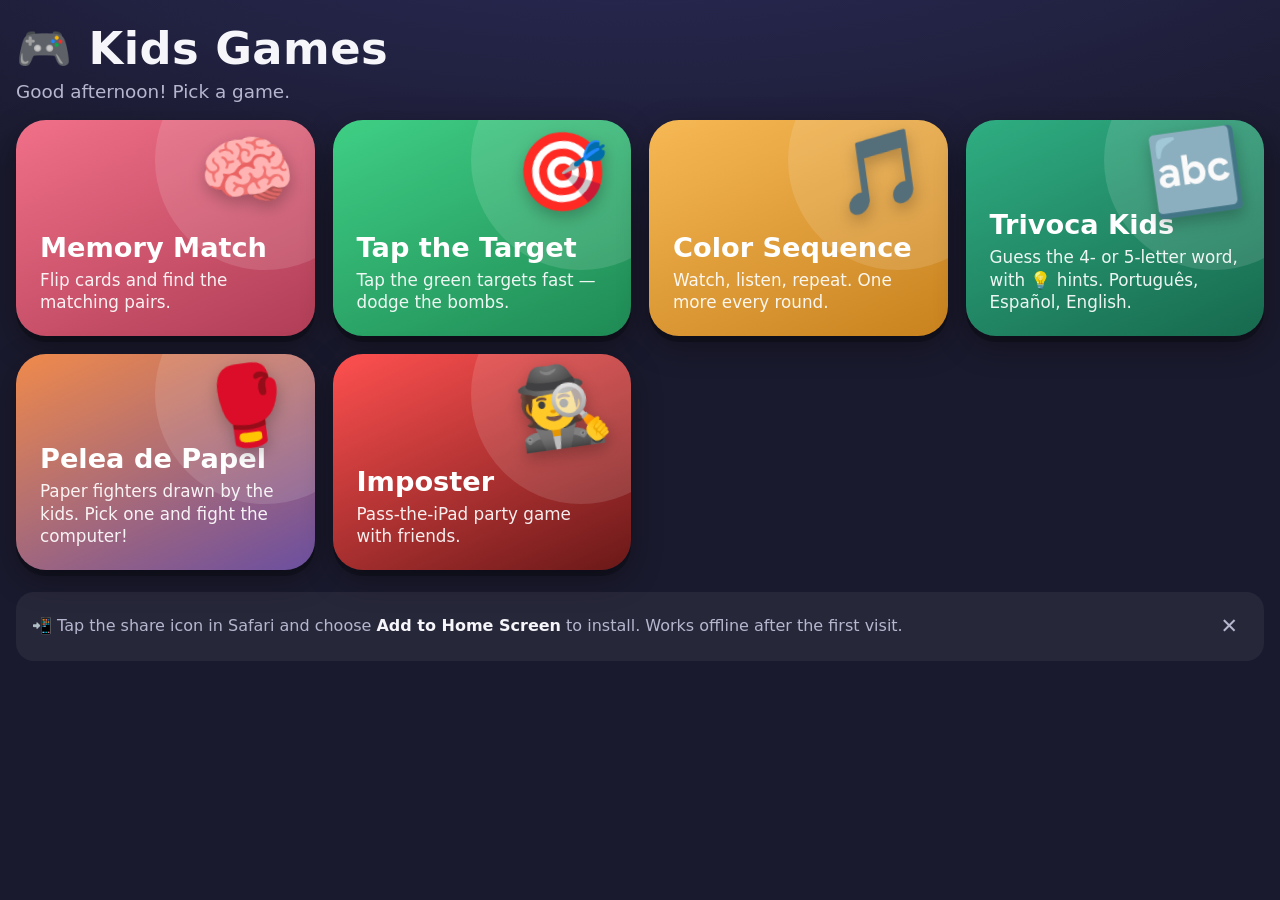
<file: index.html>
<!doctype html>
<html lang="en">
<head>
  <meta charset="utf-8" />
  <meta name="viewport" content="width=device-width, initial-scale=1, viewport-fit=cover, user-scalable=no" />
  <title>Kids Games</title>
  <link rel="manifest" href="manifest.webmanifest" />
  <meta name="theme-color" content="#1a1a2e" />
  <!-- iOS PWA hints -->
  <meta name="apple-mobile-web-app-capable" content="yes" />
  <meta name="apple-mobile-web-app-status-bar-style" content="black-translucent" />
  <meta name="apple-mobile-web-app-title" content="Games" />
  <link rel="apple-touch-icon" href="icons/launcher-180.png" />
  <link rel="icon" href="icons/launcher-192.png" type="image/png" />
  <link rel="stylesheet" href="styles.css" />
</head>
<body>
  <header class="home-head">
    <h1>🎮 Kids Games</h1>
    <p id="greeting">Pick a game!</p>
  </header>
  <main>
    <div class="tile-grid">
      <a class="tile" href="games/memory.html" style="--c1: #f07088; --c2: #b03d56;">
        <span class="best" data-best="memory" hidden></span>
        <div class="glyph">🧠</div>
        <div class="name">Memory Match</div>
        <div class="desc">Flip cards and find the matching pairs.</div>
      </a>
      <a class="tile" href="games/target.html" style="--c1: #3fcf85; --c2: #1f8a55;">
        <span class="best" data-best="target" hidden></span>
        <div class="glyph">🎯</div>
        <div class="name">Tap the Target</div>
        <div class="desc">Tap the green targets fast — dodge the bombs.</div>
      </a>
      <a class="tile" href="games/sequence.html" style="--c1: #f7b955; --c2: #c8821e;">
        <span class="best" data-best="sequence" hidden></span>
        <div class="glyph">🎵</div>
        <div class="name">Color Sequence</div>
        <div class="desc">Watch, listen, repeat. One more every round.</div>
      </a>
      <a class="tile" href="games/trivoca.html" style="--c1: #2fae82; --c2: #17694e;">
        <div class="glyph">🔤</div>
        <div class="name">Trivoca Kids</div>
        <div class="desc">Guess the 4- or 5-letter word, with 💡 hints. Português, Español, English.</div>
      </a>
      <a class="tile" href="games/pelea.html" style="--c1: #f08a4b; --c2: #6b4fa0;">
        <span class="best" data-best="pelea" hidden></span>
        <div class="glyph">🥊</div>
        <div class="name">Pelea de Papel</div>
        <div class="desc">Paper fighters drawn by the kids. Pick one and fight the computer!</div>
      </a>
      <a class="tile" href="games/imposter.html" style="--c1: #ff5050; --c2: #6a1818;">
        <div class="glyph">🕵️</div>
        <div class="name">Imposter</div>
        <div class="desc">Pass-the-iPad party game with friends.</div>
      </a>
    </div>
    <p class="banner" id="installTip" hidden>
      <span>📲 Tap the share icon in Safari and choose <b>Add to Home Screen</b> to install. Works offline after the first visit.</span>
      <button id="hideTip" aria-label="Hide tip">✕</button>
    </p>
  </main>
  <script src="kit.js"></script>
  <script>
    // Best scores on the tiles.
    const BESTS = {
      memory: () => {
        const size = Kit.store.get('memory:size', '4x4');
        const b = Kit.best('memory:' + size);
        return b == null ? null : `🏆 ${b} moves`;
      },
      target: () => { const b = Kit.best('target'); return b ? `🏆 ${b}` : null; },
      sequence: () => { const b = Kit.best('sequence'); return b ? `🏆 Round ${b}` : null; },
      pelea: () => { const w = Kit.store.get('pelea:wins', 0); return w ? `🏆 ${w} ${w === 1 ? 'win' : 'wins'}` : null; }
    };
    document.querySelectorAll('[data-best]').forEach((el) => {
      const text = BESTS[el.dataset.best]();
      if (text) { el.textContent = text; el.hidden = false; }
    });

    const h = new Date().getHours();
    document.getElementById('greeting').textContent =
      (h < 12 ? 'Good morning!' : h < 18 ? 'Good afternoon!' : 'Good evening!') + ' Pick a game.';

    // Install tip: only in the browser, until dismissed.
    const installed = navigator.standalone || matchMedia('(display-mode: standalone), (display-mode: fullscreen)').matches;
    const tip = document.getElementById('installTip');
    if (!installed && !Kit.store.get('tipHidden', false)) tip.hidden = false;
    document.getElementById('hideTip').addEventListener('click', () => { tip.hidden = true; Kit.store.set('tipHidden', true); });

    // Offline support. When a new version takes over, reload the launcher once
    // so the update shows right away.
    if ('serviceWorker' in navigator) {
      const hadController = !!navigator.serviceWorker.controller;
      let reloaded = false;
      navigator.serviceWorker.addEventListener('controllerchange', () => {
        if (hadController && !reloaded) { reloaded = true; location.reload(); }
      });
      window.addEventListener('load', () => {
        navigator.serviceWorker.register('sw.js').catch(console.error);
      });
    }
  </script>
</body>
</html>
</file>
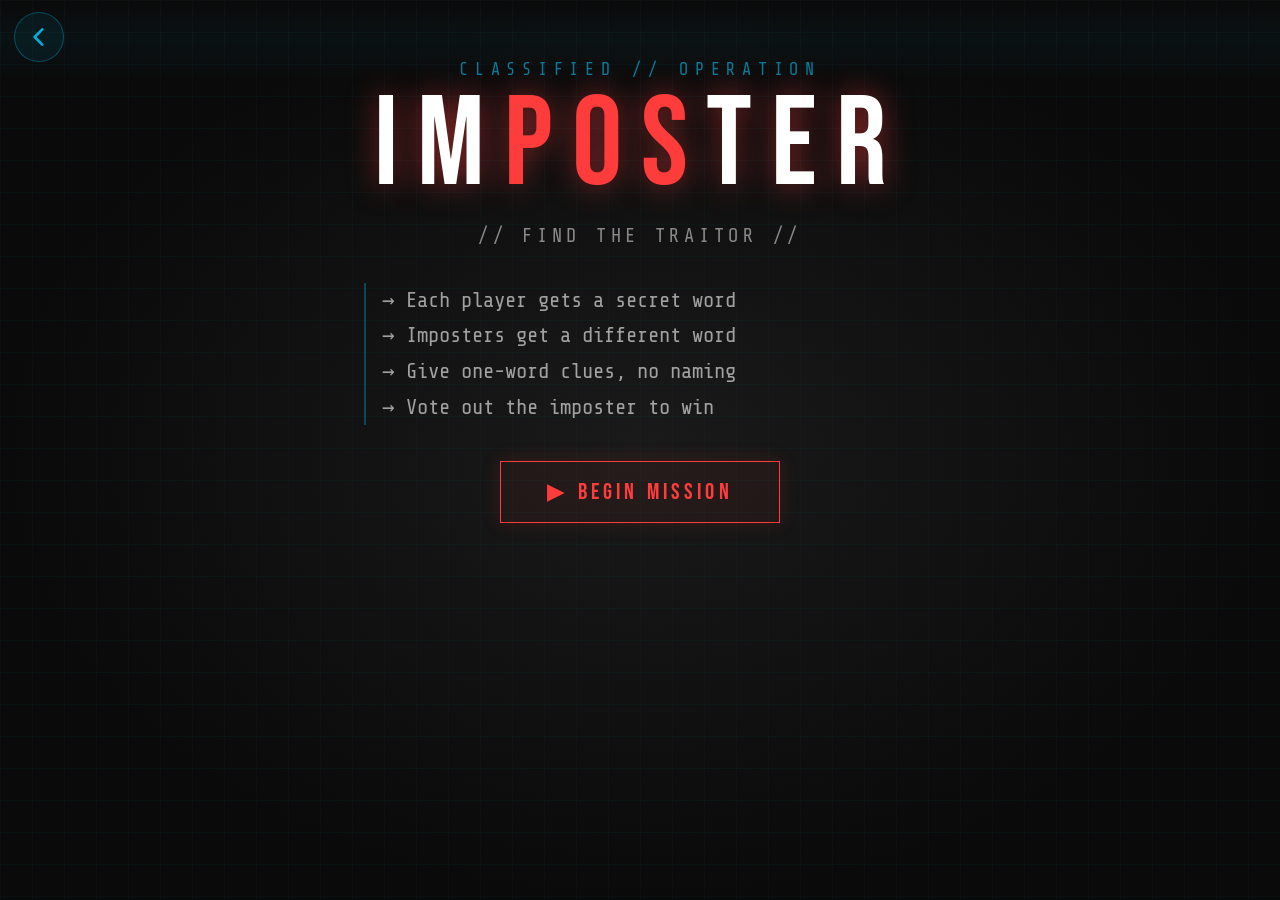
<file: games/imposter.html>
<!DOCTYPE html>
<html lang="en">
<head>
<meta charset="UTF-8">
<meta name="viewport" content="width=device-width, initial-scale=1.0, maximum-scale=1.0, user-scalable=no, viewport-fit=cover">
<meta name="apple-mobile-web-app-capable" content="yes">
<meta name="apple-mobile-web-app-status-bar-style" content="black-translucent">
<meta name="apple-mobile-web-app-title" content="Imposter">
<meta name="theme-color" content="#0a0a0a">
<title>Imposter</title>
<link rel="apple-touch-icon" href="../icons/imposter-180.png">
<link href="https://fonts.googleapis.com/css2?family=Bebas+Neue&family=Share+Tech+Mono&display=swap" rel="stylesheet">
<style>
  :root {
    --mono: 'Share Tech Mono', ui-monospace, Menlo, monospace;
    --display: 'Bebas Neue', 'Impact', 'Arial Narrow', sans-serif;
  }
  * { box-sizing: border-box; -webkit-tap-highlight-color: transparent; margin: 0; padding: 0; }
  html { font-size: clamp(16px, 2.3vw, 21px); }
  html, body {
    height: 100%;
    background: #0a0a0a;
    color: #fff;
    font-family: var(--mono);
    overflow: hidden;
    overscroll-behavior: none;
    user-select: none;
    -webkit-user-select: none;
  }

  .game-root {
    position: fixed;
    inset: 0;
    background: radial-gradient(ellipse at center, #1a1a1a 0%, #0a0a0a 70%);
    display: flex;
    flex-direction: column;
  }

  .bg-grid {
    position: absolute;
    inset: 0;
    background-image:
      linear-gradient(rgba(0,200,255,0.03) 1px, transparent 1px),
      linear-gradient(90deg, rgba(0,200,255,0.03) 1px, transparent 1px);
    background-size: 32px 32px;
    pointer-events: none;
  }
  .scanline {
    position: absolute;
    left: 0; right: 0;
    height: 80px;
    background: linear-gradient(to bottom, transparent, rgba(0,200,255,0.04), transparent);
    pointer-events: none;
    animation: scanline 8s linear infinite;
  }

  .content {
    position: relative;
    flex: 1;
    overflow-y: auto;
    -webkit-overflow-scrolling: touch;
    padding: env(safe-area-inset-top) 16px env(safe-area-inset-bottom);
    display: flex;
    flex-direction: column;
  }

  /* Back-to-launcher link, top-left corner. Matches other games. */
  .launcher-back {
    position: absolute;
    top: calc(env(safe-area-inset-top) + 12px);
    left: calc(env(safe-area-inset-left) + 14px);
    z-index: 5;
    width: 50px;
    height: 50px;
    border-radius: 50%;
    display: grid;
    place-items: center;
    color: rgba(0,200,255,0.85);
    border: 1px solid rgba(0,200,255,0.3);
    background: rgba(0,200,255,0.06);
  }
  .launcher-back svg { width: 26px; height: 26px; fill: none; stroke: currentColor; stroke-width: 2.4; stroke-linecap: round; stroke-linejoin: round; }
  .launcher-back:active { background: rgba(0,200,255,0.12); }

  @keyframes scanline {
    0% { transform: translateY(-100px); }
    100% { transform: translateY(100vh); }
  }
  @keyframes pulse-ring {
    0% { box-shadow: 0 0 0 0 rgba(255,60,60,0.4); }
    70% { box-shadow: 0 0 0 20px rgba(255,60,60,0); }
    100% { box-shadow: 0 0 0 0 rgba(255,60,60,0); }
  }
  @keyframes fadeIn {
    from { opacity: 0; transform: translateY(12px); }
    to { opacity: 1; transform: translateY(0); }
  }
  @keyframes flicker {
    0%, 95%, 100% { opacity: 1; }
    96% { opacity: 0.4; }
    97% { opacity: 1; }
    98% { opacity: 0.2; }
    99% { opacity: 1; }
  }
  @keyframes revealCard {
    0% { transform: rotateY(90deg) scale(0.8); opacity: 0; }
    100% { transform: rotateY(0) scale(1); opacity: 1; }
  }
  @keyframes float {
    0%, 100% { transform: translateY(0); }
    50% { transform: translateY(-3px); }
  }

  .screen {
    flex: 1;
    display: flex;
    flex-direction: column;
    padding: 20px 4px;
    max-width: 600px;
    width: 100%;
    margin: 0 auto;
  }
  .screen.enter { animation: fadeIn 0.4s ease; }

  .ops-header {
    text-align: center;
    margin-bottom: 24px;
    padding-bottom: 16px;
    border-bottom: 1px solid rgba(0,200,255,0.15);
  }
  .ops-tag {
    font-family: var(--mono);
    font-size: 0.8rem;
    color: rgba(0,200,255,0.6);
    letter-spacing: 0.4em;
    margin-bottom: 8px;
  }
  .ops-title {
    font-family: var(--display);
    font-size: clamp(2.4rem, 9vw, 3.5rem);
    letter-spacing: 0.18em;
    color: #fff;
    text-shadow: 0 0 30px rgba(255,60,60,0.4);
    line-height: 1;
    animation: flicker 6s infinite;
  }
  .ops-title .accent { color: #ff3c3c; }
  .ops-sub {
    font-family: var(--mono);
    font-size: 0.85rem;
    color: rgba(255,255,255,0.4);
    letter-spacing: 0.2em;
    margin-top: 8px;
  }

  .btn {
    font-family: var(--display);
    font-size: 1.1rem;
    letter-spacing: 0.18em;
    padding: 16px 26px;
    min-height: 56px;
    border: 1px solid;
    background: transparent;
    cursor: pointer;
    transition: all 0.15s;
    text-transform: uppercase;
    color: #fff;
  }
  .btn:active { transform: scale(0.97); }
  .btn:disabled { opacity: 0.3; cursor: default; }
  .btn-primary {
    border-color: #ff3c3c;
    color: #ff3c3c;
    background: rgba(255,60,60,0.05);
    box-shadow: 0 0 20px rgba(255,60,60,0.15);
  }
  .btn-primary:active { background: rgba(255,60,60,0.15); }
  .btn-ghost { border-color: rgba(255,255,255,0.2); color: rgba(255,255,255,0.7); }
  .btn-ghost:active { background: rgba(255,255,255,0.05); border-color: rgba(255,255,255,0.4); }
  .btn-cyan {
    border-color: #00c8ff;
    color: #00c8ff;
    background: rgba(0,200,255,0.05);
  }
  .btn-cyan:active { background: rgba(0,200,255,0.15); }

  .home-card {
    text-align: center;
    padding: 40px 20px;
  }
  .home-card .big-title {
    font-family: var(--display);
    font-size: clamp(3.5rem, 14vw, 6rem);
    letter-spacing: 0.15em;
    line-height: 0.95;
    color: #fff;
    text-shadow: 0 0 30px rgba(255,60,60,0.5);
  }
  .home-card .big-title .red { color: #ff3c3c; }
  .home-card .tagline {
    font-family: var(--mono);
    font-size: 0.9rem;
    color: rgba(255,255,255,0.5);
    letter-spacing: 0.25em;
    margin: 18px 0 36px;
  }
  .home-card .description {
    color: rgba(255,255,255,0.6);
    font-family: var(--mono);
    font-size: 1rem;
    line-height: 1.7;
    max-width: 30em;
    margin: 0 auto 36px;
    text-align: left;
    border-left: 2px solid rgba(0,200,255,0.3);
    padding-left: 16px;
  }

  .input-row {
    display: flex;
    gap: 8px;
    margin-bottom: 12px;
  }
  .text-input {
    flex: 1;
    background: rgba(255,255,255,0.04);
    border: 1px solid rgba(255,255,255,0.15);
    color: #fff;
    padding: 12px 14px;
    font-family: var(--mono);
    font-size: 0.95rem;
    letter-spacing: 0.05em;
  }
  .text-input:focus {
    outline: none;
    border-color: rgba(0,200,255,0.5);
    background: rgba(0,200,255,0.05);
  }

  .player-list {
    display: grid;
    gap: 6px;
    margin-bottom: 16px;
  }
  .player-pill {
    display: flex;
    align-items: center;
    justify-content: space-between;
    padding: 10px 14px;
    background: rgba(255,255,255,0.03);
    border: 1px solid rgba(255,255,255,0.08);
    font-family: var(--mono);
    font-size: 1rem;
  }
  .player-pill .num {
    color: rgba(0,200,255,0.5);
    font-size: 0.85rem;
    letter-spacing: 0.2em;
    margin-right: 12px;
  }
  .player-pill .name { color: #fff; flex: 1; }
  .remove-btn {
    background: transparent;
    border: none;
    color: rgba(255,60,60,0.7);
    cursor: pointer;
    font-size: 1.2rem;
    min-width: 44px;
    min-height: 40px;
  }

  .section-label {
    font-family: var(--mono);
    font-size: 0.8rem;
    color: rgba(255,255,255,0.4);
    letter-spacing: 0.25em;
    margin-bottom: 8px;
    text-transform: uppercase;
  }

  .stepper {
    display: flex;
    align-items: center;
    gap: 12px;
    background: rgba(255,255,255,0.04);
    border: 1px solid rgba(255,255,255,0.1);
    padding: 8px;
    width: fit-content;
  }
  .stepper button {
    width: 48px;
    height: 48px;
    background: rgba(255,60,60,0.1);
    border: 1px solid rgba(255,60,60,0.3);
    color: #ff6b6b;
    font-size: 1.1rem;
    cursor: pointer;
    font-family: var(--display);
  }
  .stepper button:disabled { opacity: 0.3; cursor: not-allowed; }
  .stepper .val {
    min-width: 30px;
    text-align: center;
    font-family: var(--display);
    font-size: 1.4rem;
    color: #fff;
  }

  .toggle {
    display: flex;
    align-items: center;
    justify-content: space-between;
    padding: 14px 16px;
    background: rgba(0,200,255,0.04);
    border: 1px solid rgba(0,200,255,0.2);
    margin-bottom: 16px;
    cursor: pointer;
  }
  .toggle .label-text {
    font-family: var(--mono);
    color: #fff;
    font-size: 1rem;
    letter-spacing: 0.05em;
  }
  .toggle .desc {
    font-family: var(--mono);
    font-size: 0.8rem;
    color: rgba(255,255,255,0.4);
    margin-top: 4px;
    letter-spacing: 0.05em;
  }
  .switch {
    width: 42px;
    height: 22px;
    background: rgba(255,255,255,0.1);
    border-radius: 11px;
    position: relative;
    transition: background 0.2s;
    flex-shrink: 0;
  }
  .switch.on { background: #ff3c3c; }
  .switch::after {
    content: '';
    position: absolute;
    top: 2px;
    left: 2px;
    width: 18px;
    height: 18px;
    background: #fff;
    border-radius: 50%;
    transition: transform 0.2s;
  }
  .switch.on::after { transform: translateX(20px); }

  .reveal-card {
    background: linear-gradient(180deg, rgba(0,200,255,0.06), rgba(0,200,255,0.02));
    border: 2px solid rgba(0,200,255,0.3);
    padding: 32px 24px;
    text-align: center;
    position: relative;
    animation: revealCard 0.5s ease;
    box-shadow: 0 0 40px rgba(0,0,0,0.6), inset 0 1px 0 rgba(0,200,255,0.1);
    margin: 16px 0;
  }
  .reveal-card.imposter {
    border-color: rgba(255,60,60,0.4);
    background: linear-gradient(180deg, rgba(255,60,60,0.08), rgba(255,60,60,0.02));
    box-shadow: 0 0 40px rgba(0,0,0,0.6), 0 0 30px rgba(255,60,60,0.2);
  }
  .role-badge {
    font-family: var(--mono);
    font-size: 0.8rem;
    letter-spacing: 0.3em;
    text-transform: uppercase;
    padding: 4px 12px;
    display: inline-block;
    margin-bottom: 12px;
  }
  .badge-crew { background: rgba(0,200,255,0.1); color: #00c8ff; border: 1px solid rgba(0,200,255,0.3); }
  .badge-imposter { background: rgba(255,60,60,0.1); color: #ff3c3c; border: 1px solid rgba(255,60,60,0.3); }
  .word-display {
    font-family: var(--display);
    font-size: clamp(2.5rem, 9vw, 4rem);
    letter-spacing: 0.1em;
    line-height: 1.1;
    margin: 12px 0;
  }
  .word-crew { color: #fff; text-shadow: 0 0 20px rgba(0,200,255,0.4); }
  .word-imposter { color: #ff6b6b; text-shadow: 0 0 20px rgba(255,60,60,0.5); animation: float 3s ease-in-out infinite; }
  .word-blind { color: #ff6b6b; opacity: 0.5; }
  .corner-mark {
    position: absolute;
    width: 12px;
    height: 12px;
    border-color: rgba(0,200,255,0.4);
    border-style: solid;
  }
  .reveal-card.imposter .corner-mark { border-color: rgba(255,60,60,0.4); }
  .corner-mark.tl { top: 8px; left: 8px; border-width: 1px 0 0 1px; }
  .corner-mark.tr { top: 8px; right: 8px; border-width: 1px 1px 0 0; }
  .corner-mark.bl { bottom: 8px; left: 8px; border-width: 0 0 1px 1px; }
  .corner-mark.br { bottom: 8px; right: 8px; border-width: 0 1px 1px 0; }

  .player-name-big {
    font-family: var(--display);
    font-size: 1.6rem;
    letter-spacing: 0.1em;
    color: #fff;
    margin-top: 12px;
  }
  .player-counter {
    font-family: var(--mono);
    font-size: 0.85rem;
    color: rgba(255,255,255,0.4);
    letter-spacing: 0.2em;
  }
  .progress-bar {
    height: 3px;
    background: rgba(255,255,255,0.05);
    margin: 16px 0 24px;
    overflow: hidden;
  }
  .progress-fill {
    height: 100%;
    background: linear-gradient(90deg, #ff3c3c, #ff8c00);
    transition: width 0.3s ease;
  }
  .reveal-instructions {
    color: rgba(255,255,255,0.6);
    font-size: 0.95rem;
    margin: 16px 0;
    font-family: var(--mono);
    letter-spacing: 0.05em;
  }

  .vote-grid {
    display: grid;
    grid-template-columns: repeat(2, 1fr);
    gap: 8px;
    margin: 20px 0;
  }
  .vote-btn {
    padding: 18px 12px;
    background: rgba(255,255,255,0.03);
    border: 1px solid rgba(255,255,255,0.15);
    color: #fff;
    font-family: var(--display);
    font-size: 1.1rem;
    letter-spacing: 0.1em;
    cursor: pointer;
    text-transform: uppercase;
    transition: all 0.15s;
  }
  .vote-btn:active {
    background: rgba(255,60,60,0.1);
    border-color: #ff3c3c;
    transform: scale(0.97);
  }

  .stat-box {
    padding: 14px 18px;
    background: rgba(255,255,255,0.03);
    border: 1px solid rgba(255,255,255,0.08);
    margin-bottom: 8px;
  }
  .stat-label {
    font-family: var(--mono);
    font-size: 0.8rem;
    color: rgba(255,255,255,0.4);
    letter-spacing: 0.2em;
    text-transform: uppercase;
    margin-bottom: 6px;
  }
  .stat-val {
    font-family: var(--display);
    font-size: 1.5rem;
    color: #fff;
    letter-spacing: 0.08em;
  }
  .stat-val.cyan { color: #00c8ff; }
  .stat-val.red { color: #ff6b6b; }

  .button-stack {
    display: grid;
    gap: 10px;
    margin-top: 16px;
  }

  .hidden { display: none !important; }
</style>
</head>
<body>

<div class="game-root">
  <div class="bg-grid"></div>
  <div class="scanline"></div>
  <a class="launcher-back" id="launcherBack" href="../index.html" aria-label="Back to games"><svg viewBox="0 0 24 24"><path d="M15 5l-7 7 7 7"/></svg></a>
  <div class="content" id="content"></div>
</div>

<script src="../kit.js"></script>
<script>
const WORD_PAIRS = [
  // Food & Drink
  ["Pizza","Calzone"],["Coffee","Tea"],["Sushi","Tacos"],["Chocolate","Vanilla"],
  ["Burger","Sandwich"],["Pasta","Noodles"],["Ice Cream","Yogurt"],["Cake","Pie"],
  ["Apple","Pear"],["Lemon","Lime"],["Soup","Stew"],["Rice","Quinoa"],
  ["Bread","Tortilla"],["Cheese","Butter"],["Steak","Roast"],["Juice","Smoothie"],
  ["Cookie","Brownie"],["Donut","Bagel"],["Salad","Bowl"],["Pancake","Waffle"],
  // Animals
  ["Dog","Cat"],["Lion","Tiger"],["Vampire","Werewolf"],["Eagle","Hawk"],
  ["Whale","Shark"],["Cow","Bull"],["Frog","Toad"],["Mouse","Rat"],
  ["Rabbit","Hare"],["Crocodile","Alligator"],["Butterfly","Moth"],
  ["Goat","Sheep"],["Horse","Donkey"],["Monkey","Ape"],["Penguin","Puffin"],
  // Places
  ["Beach","Lake"],["Castle","Mansion"],["Paris","London"],["Jungle","Desert"],
  ["Mountain","Hill"],["Forest","Woods"],["School","College"],["Library","Bookstore"],
  ["Hospital","Clinic"],["Park","Garden"],["Museum","Gallery"],["Restaurant","Cafe"],
  ["Hotel","Hostel"],["Airport","Train Station"],["Beach","Pool"],
  // Sports & Activities
  ["Soccer","Basketball"],["Swimming","Running"],["Tennis","Badminton"],
  ["Skiing","Snowboarding"],["Surfing","Sailing"],["Boxing","Wrestling"],
  ["Golf","Mini Golf"],["Hiking","Camping"],["Cycling","Skating"],
  ["Yoga","Pilates"],["Karate","Judo"],["Baseball","Cricket"],
  ["Volleyball","Handball"],["Hockey","Lacrosse"],
  // Entertainment & Media
  ["Movie","TV Show"],["Book","Magazine"],["Concert","Festival"],
  ["Painting","Sculpture"],["Guitar","Piano"],["Drum","Tambourine"],
  ["Comedy","Drama"],["Cartoon","Anime"],["Podcast","Radio"],
  ["Theater","Cinema"],["Photo","Video"],["Comic","Novel"],
  ["Opera","Musical"],["Karaoke","Concert"],
  // Vehicles & Transport
  ["Car","Motorcycle"],["Submarine","Spaceship"],["Bus","Train"],
  ["Bike","Scooter"],["Boat","Yacht"],["Helicopter","Airplane"],
  ["Truck","Van"],["Skateboard","Rollerblade"],
  // Professions
  ["Astronaut","Pilot"],["Doctor","Nurse"],["Teacher","Professor"],
  ["Chef","Baker"],["Police","Firefighter"],["Artist","Designer"],
  ["Farmer","Gardener"],["Singer","Dancer"],
  // Seasons & Nature
  ["Summer","Winter"],["Spring","Autumn"],["Sun","Moon"],
  ["Rain","Snow"],["River","Stream"],["Volcano","Geyser"],
  ["Star","Planet"],["Cloud","Fog"],
  // Clothing
  ["Sneakers","Boots"]
];

const esc = Kit.esc;
let state = {
  screen: "home",
  players: Kit.store.get("imposter:players", []),
  imposters: 1,
  blindMode: false,
  assignments: null,
  currentReveal: 0,
  showCard: false
};

const $ = (sel) => document.querySelector(sel);
const content = $("#content");
const launcherBack = $("#launcherBack");

function shuffle(arr) {
  const a = [...arr];
  for (let i = a.length - 1; i > 0; i--) {
    const j = Math.floor(Math.random() * (i + 1));
    [a[i], a[j]] = [a[j], a[i]];
  }
  return a;
}

function makeAssignments(players, imposterCount, blindMode) {
  const pair = shuffle(WORD_PAIRS)[0];
  const [crewWord, imposterWord] = Math.random() < 0.5 ? pair : [pair[1], pair[0]];
  const indices = shuffle([...Array(players.length).keys()]);
  const imposterIdx = new Set(indices.slice(0, imposterCount));
  const out = {};
  players.forEach((p, i) => {
    const isImposter = imposterIdx.has(i);
    out[p] = {
      role: isImposter ? "imposter" : "crew",
      word: isImposter ? (blindMode ? null : imposterWord) : crewWord
    };
  });
  return { assignments: out, crewWord, imposterWord };
}

// Fade in only when moving to a new screen, not on every re-render.
let shownScreen = null;
function render() {
  Kit.store.set("imposter:players", state.players);
  drawScreen();
  const el = content.querySelector(".screen");
  if (el && (state.screen !== shownScreen || state.screen === "reveal")) el.classList.add("enter");
  shownScreen = state.screen;
}

function drawScreen() {
  // Hide the launcher-back link once a game is in progress so it can't be
  // tapped mid-reveal and accidentally exit. Visible only on the home screen.
  launcherBack.style.display = state.screen === "home" ? "" : "none";
  if (state.screen === "home") return renderHome();
  if (state.screen === "setup") return renderSetup();
  if (state.screen === "reveal") return renderReveal();
  if (state.screen === "play") return renderPlay();
  if (state.screen === "vote") return renderVote();
  if (state.screen === "results") return renderResults();
}

function renderHome() {
  content.innerHTML = `
    <div class="screen">
      <div class="home-card">
        <div class="ops-tag">CLASSIFIED // OPERATION</div>
        <div class="big-title">IM<span class="red">POS</span>TER</div>
        <div class="tagline">// FIND THE TRAITOR //</div>
        <div class="description">
          → Each player gets a secret word<br>
          → Imposters get a different word<br>
          → Give one-word clues, no naming<br>
          → Vote out the imposter to win
        </div>
        <button class="btn btn-primary" id="startBtn" style="width:100%;max-width:280px;">▶ Begin Mission</button>
      </div>
    </div>
  `;
  $("#startBtn").addEventListener("click", () => { state.screen = "setup"; render(); });
}

function renderSetup() {
  const playersHtml = state.players.map((p, i) => `
    <div class="player-pill">
      <span class="num">${String(i+1).padStart(2,"0")}</span>
      <span class="name">${esc(p)}</span>
      <button class="remove-btn" data-i="${i}" aria-label="Remove ${esc(p)}">✕</button>
    </div>
  `).join("");
  const maxImp = Math.max(1, Math.floor(state.players.length / 2));
  const canPlay = state.players.length >= 3;
  content.innerHTML = `
    <div class="screen">
      <div class="ops-header">
        <div class="ops-tag">// SETUP //</div>
        <div class="ops-title">ROSTER</div>
        <div class="ops-sub">${state.players.length} OPERATIVES // MIN 3</div>
      </div>

      <div class="section-label">Add Player</div>
      <div class="input-row">
        <input class="text-input" id="nameInput" placeholder="Enter name..." maxlength="20">
        <button class="btn btn-cyan" id="addBtn">ADD</button>
      </div>

      <div class="player-list">${playersHtml || '<div style="color:rgba(255,255,255,0.3);font-size:0.85rem;text-align:center;padding:24px;">No operatives yet</div>'}</div>

      ${state.players.length >= 3 ? `
        <div class="section-label" style="margin-top:24px;">Imposters</div>
        <div class="stepper">
          <button id="impMinus">−</button>
          <span class="val">${state.imposters}</span>
          <button id="impPlus">+</button>
        </div>

        <div class="toggle" id="blindToggle" style="margin-top:20px;">
          <div>
            <div class="label-text">Blind Mode</div>
            <div class="desc">Imposter gets no hint word</div>
          </div>
          <div class="switch ${state.blindMode ? "on" : ""}"></div>
        </div>
      ` : ""}

      <div class="button-stack" style="margin-top:24px;">
        <button class="btn btn-primary" id="playBtn" ${canPlay ? "" : "disabled"}>▶ DEPLOY</button>
        <button class="btn btn-ghost" id="backBtn">← Back</button>
      </div>
    </div>
  `;

  const input = $("#nameInput");
  const addPlayer = () => {
    const name = input.value.trim();
    if (name && !state.players.includes(name) && state.players.length < 12) {
      state.players.push(name);
      render();
      setTimeout(() => $("#nameInput")?.focus(), 50);
    }
  };
  $("#addBtn").addEventListener("click", addPlayer);
  input.addEventListener("keydown", (e) => { if (e.key === "Enter") { e.preventDefault(); addPlayer(); }});
  document.querySelectorAll(".remove-btn").forEach(b => {
    b.addEventListener("click", () => {
      state.players.splice(parseInt(b.dataset.i), 1);
      if (state.imposters > Math.max(1, Math.floor(state.players.length / 2))) {
        state.imposters = Math.max(1, Math.floor(state.players.length / 2));
      }
      render();
    });
  });
  $("#impMinus")?.addEventListener("click", () => { if (state.imposters > 1) { state.imposters--; render(); }});
  $("#impPlus")?.addEventListener("click", () => { if (state.imposters < maxImp) { state.imposters++; render(); }});
  $("#blindToggle")?.addEventListener("click", () => { state.blindMode = !state.blindMode; render(); });
  $("#backBtn").addEventListener("click", () => { state.screen = "home"; render(); });
  $("#playBtn").addEventListener("click", () => {
    if (!canPlay) return;
    const result = makeAssignments(state.players, state.imposters, state.blindMode);
    state.assignments = result.assignments;
    state.crewWord = result.crewWord;
    state.imposterWord = result.imposterWord;
    state.currentReveal = 0;
    state.showCard = false;
    state.screen = "reveal";
    render();
  });
}

function renderReveal() {
  const player = state.players[state.currentReveal];
  const data = state.assignments[player];
  const total = state.players.length;
  const progress = ((state.currentReveal) / total) * 100;

  if (!state.showCard) {
    content.innerHTML = `
      <div class="screen">
        <div class="ops-header">
          <div class="ops-tag">// BRIEFING //</div>
          <div class="ops-title">PASS DEVICE</div>
        </div>
        <div class="progress-bar"><div class="progress-fill" style="width:${progress}%"></div></div>
        <div class="player-counter" style="text-align:center;margin-bottom:16px;">OPERATIVE ${state.currentReveal+1} / ${total}</div>

        <div class="reveal-card" style="border-color:rgba(255,255,255,0.15);">
          <div class="corner-mark tl"></div>
          <div class="corner-mark tr"></div>
          <div class="corner-mark bl"></div>
          <div class="corner-mark br"></div>
          <div class="role-badge" style="background:rgba(255,255,255,0.05);color:rgba(255,255,255,0.6);border:1px solid rgba(255,255,255,0.15);">PRIVATE</div>
          <div class="player-name-big">${esc(player)}</div>
          <div class="reveal-instructions">Make sure no one else can see your screen.</div>
          <button class="btn btn-primary" id="revealBtn" style="width:100%;margin-top:8px;">▶ Reveal My Word</button>
        </div>
      </div>
    `;
    $("#revealBtn").addEventListener("click", () => { state.showCard = true; render(); });
  } else {
    const isImposter = data.role === "imposter";
    const isLast = state.currentReveal === total - 1;
    content.innerHTML = `
      <div class="screen">
        <div class="ops-header">
          <div class="ops-tag">// BRIEFING //</div>
          <div class="ops-title">PASS DEVICE</div>
        </div>
        <div class="progress-bar"><div class="progress-fill" style="width:${progress}%"></div></div>
        <div class="player-counter" style="text-align:center;margin-bottom:16px;">OPERATIVE ${state.currentReveal+1} / ${total}</div>

        <div class="reveal-card ${isImposter ? "imposter" : ""}">
          <div class="corner-mark tl"></div>
          <div class="corner-mark tr"></div>
          <div class="corner-mark bl"></div>
          <div class="corner-mark br"></div>
          <div class="role-badge ${isImposter ? "badge-imposter" : "badge-crew"}">${isImposter ? "★ IMPOSTER" : "CREW"}</div>
          <div class="word-display ${isImposter ? (data.word ? "word-imposter" : "word-blind") : "word-crew"}">
            ${data.word || "???"}
          </div>
          <div class="reveal-instructions">
            ${isImposter
              ? (data.word ? "Blend in. Bluff your clues." : "You have no hint — figure it out from others' clues.")
              : "Everyone with this word is your crew."}
          </div>
        </div>

        <button class="btn btn-cyan" id="nextBtn" style="width:100%;margin-top:16px;">
          ${isLast ? "▶ Begin Discussion" : "✓ Got it · Pass to next"}
        </button>
      </div>
    `;
    $("#nextBtn").addEventListener("click", () => {
      if (isLast) {
        state.screen = "play";
      } else {
        state.currentReveal++;
        state.showCard = false;
      }
      render();
    });
  }
}

function renderPlay() {
  const playersHtml = state.players.map((p, i) => `
    <div class="player-pill">
      <span class="num">${String(i+1).padStart(2,"0")}</span>
      <span class="name">${esc(p)}</span>
    </div>
  `).join("");
  content.innerHTML = `
    <div class="screen">
      <div class="ops-header">
        <div class="ops-tag">// PHASE 02 //</div>
        <div class="ops-title">DISCUSSION</div>
        <div class="ops-sub">GIVE ONE-WORD CLUES</div>
      </div>

      <div class="description" style="color:rgba(255,255,255,0.6);font-family:var(--mono);font-size:0.85rem;line-height:1.7;text-align:left;border-left:2px solid rgba(0,200,255,0.3);padding-left:16px;margin-bottom:24px;">
        → Going around the table, each person says ONE word that hints at their secret.<br>
        → Don't say the word itself.<br>
        → After everyone has spoken, vote on who you think is the imposter.
      </div>

      <div class="section-label">Roster</div>
      <div class="player-list">${playersHtml}</div>

      <button class="btn btn-primary" id="voteBtn" style="margin-top:24px;width:100%;">▶ Time to Vote</button>
    </div>
  `;
  $("#voteBtn").addEventListener("click", () => { state.screen = "vote"; render(); });
}

function renderVote() {
  const buttonsHtml = state.players.map(p => `<button class="vote-btn" data-name="${esc(p)}">${esc(p)}</button>`).join("");
  content.innerHTML = `
    <div class="screen">
      <div class="ops-header">
        <div class="ops-tag">// PHASE 03 //</div>
        <div class="ops-title">VOTE</div>
        <div class="ops-sub">WHO IS THE IMPOSTER?</div>
      </div>
      <div class="vote-grid">${buttonsHtml}</div>
      <button class="btn btn-ghost" id="skipBtn" style="margin-top:8px;">Skip · Reveal Now</button>
    </div>
  `;
  document.querySelectorAll(".vote-btn").forEach(b => {
    b.addEventListener("click", () => {
      state.eliminated = b.dataset.name;
      state.screen = "results";
      render();
    });
  });
  $("#skipBtn").addEventListener("click", () => {
    state.eliminated = null;
    state.screen = "results";
    render();
  });
}

function renderResults() {
  const imposterPlayers = Object.entries(state.assignments)
    .filter(([_, v]) => v.role === "imposter")
    .map(([k]) => k);
  const wasImposter = state.eliminated && imposterPlayers.includes(state.eliminated);
  const verdict = state.eliminated
    ? (wasImposter ? "CREW WINS" : "IMPOSTERS WIN")
    : "REVEAL";
  const verdictColor = state.eliminated ? (wasImposter ? "#00c8ff" : "#ff3c3c") : "#fff";

  content.innerHTML = `
    <div class="screen">
      <div class="ops-header">
        <div class="ops-tag">// VERDICT //</div>
        <div class="ops-title" style="color:${verdictColor};text-shadow:0 0 30px ${verdictColor}66;">${verdict}</div>
      </div>

      ${state.eliminated ? `
        <div class="stat-box">
          <div class="stat-label">Eliminated</div>
          <div class="stat-val ${wasImposter ? "cyan" : "red"}">${esc(state.eliminated)} ${wasImposter ? "✓ WAS IMPOSTER" : "✗ WAS CREW"}</div>
        </div>
      ` : ""}

      <div class="stat-box">
        <div class="stat-label">Imposter${imposterPlayers.length > 1 ? "s" : ""}</div>
        <div class="stat-val red">${imposterPlayers.map(esc).join(", ")}</div>
      </div>

      <div class="stat-box">
        <div class="stat-label">Crew Word</div>
        <div class="stat-val cyan">${state.crewWord}</div>
      </div>

      <div class="stat-box">
        <div class="stat-label">Imposter Word</div>
        <div class="stat-val red">${state.blindMode ? "NONE" : state.imposterWord}</div>
      </div>

      <div class="button-stack" style="margin-top:20px;">
        <button class="btn btn-primary" id="againBtn">▶ Play Again</button>
        <button class="btn btn-ghost" id="newSetupBtn">⚙ Change Setup</button>
        <button class="btn btn-ghost" id="homeBtn">⌂ Home</button>
      </div>
    </div>
  `;
  $("#againBtn").addEventListener("click", () => {
    // Same players, same settings — new round
    const result = makeAssignments(state.players, state.imposters, state.blindMode);
    state.assignments = result.assignments;
    state.crewWord = result.crewWord;
    state.imposterWord = result.imposterWord;
    state.currentReveal = 0;
    state.showCard = false;
    state.eliminated = null;
    state.screen = "reveal";
    render();
  });
  $("#newSetupBtn").addEventListener("click", () => {
    state.assignments = null;
    state.eliminated = null;
    state.screen = "setup";
    render();
  });
  $("#homeBtn").addEventListener("click", () => {
    state.screen = "home";
    render();
  });
}

render();
</script>
</body>
</html>
</file>
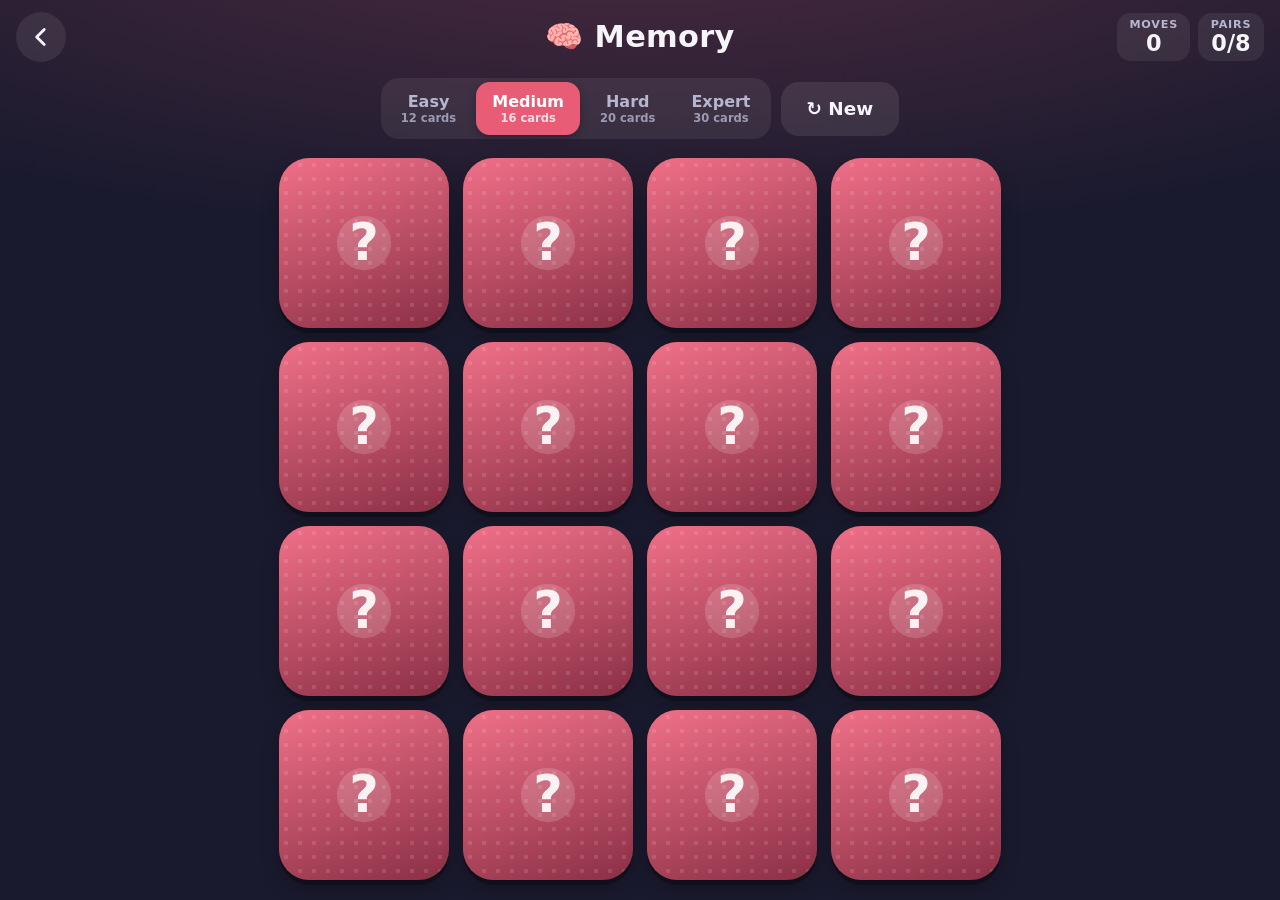
<file: games/memory.html>
<!doctype html>
<html lang="en">
<head>
  <meta charset="utf-8" />
  <meta name="viewport" content="width=device-width, initial-scale=1, viewport-fit=cover, user-scalable=no" />
  <title>Memory Match</title>
  <meta name="theme-color" content="#1a1a2e" />
  <meta name="apple-mobile-web-app-capable" content="yes" />
  <meta name="apple-mobile-web-app-status-bar-style" content="black-translucent" />
  <meta name="apple-mobile-web-app-title" content="Memory" />
  <link rel="apple-touch-icon" href="../icons/memory-180.png" />
  <link rel="stylesheet" href="../styles.css" />
  <style>
    body { --game: #E85D75; --game-2: #b03d56; }
    .controls { display: flex; gap: 10px; align-items: center; justify-content: center; flex-wrap: wrap; flex-shrink: 0; }
    .board-wrap { flex: 1; min-height: 0; display: grid; place-items: center; padding-top: 14px; }
    .board { display: grid; gap: var(--gap, 12px); }
    .card {
      width: var(--card, 100px);
      height: var(--card, 100px);
      perspective: 700px;
      cursor: pointer;
      border: 0;
      padding: 0;
      background: none;
    }
    .card-inner {
      width: 100%; height: 100%;
      position: relative;
      transform-style: preserve-3d;
      transition: transform 300ms cubic-bezier(0.3, 1.3, 0.5, 1);
    }
    .card.flipped .card-inner { transform: rotateY(180deg); }
    .face {
      position: absolute; inset: 0;
      backface-visibility: hidden;
      -webkit-backface-visibility: hidden;
      border-radius: calc(var(--card, 100px) * 0.18);
      display: grid; place-items: center;
      box-shadow: 0 5px 0 rgba(0, 0, 0, 0.25), 0 8px 18px rgba(0, 0, 0, 0.25);
    }
    .face.back {
      background:
        radial-gradient(circle at 50% 50%, rgba(255, 255, 255, 0.16) 0 22%, transparent 23%),
        radial-gradient(rgba(255, 255, 255, 0.12) 2px, transparent 2.5px) 0 0 / 14px 14px,
        linear-gradient(160deg, #f07088, #8a2f45);
      color: rgba(255, 255, 255, 0.9);
      font-size: calc(var(--card, 100px) * 0.3);
      font-weight: 800;
    }
    .face.front {
      background: #fdfcff;
      transform: rotateY(180deg);
      font-size: calc(var(--card, 100px) * 0.56);
    }
    .card.matched .face.front { background: #d4f5df; animation: bump 0.4s ease; }
    .card.matched { cursor: default; }
    .card.nope .face.front { animation: shake 0.4s ease; }
  </style>
</head>
<body>
  <header class="topbar">
    <a class="back-btn" href="../index.html" aria-label="Back to games"><svg viewBox="0 0 24 24"><path d="M15 5l-7 7 7 7"/></svg></a>
    <h1>🧠 Memory</h1>
    <div class="stats">
      <div class="stat" id="movesStat"><span class="lbl">Moves</span><span class="val" id="moves">0</span></div>
      <div class="stat"><span class="lbl">Pairs</span><span class="val" id="pairs">0/0</span></div>
    </div>
  </header>
  <main>
    <div class="controls">
      <div class="seg" role="group" aria-label="Board size" id="sizes">
        <button data-size="3x4">Easy<small>12 cards</small></button>
        <button data-size="4x4">Medium<small>16 cards</small></button>
        <button data-size="4x5">Hard<small>20 cards</small></button>
        <button data-size="5x6">Expert<small>30 cards</small></button>
      </div>
      <button class="btn ghost" id="restart" aria-label="New game">↻ New</button>
    </div>
    <div class="board-wrap" id="wrap"><div class="board" id="board"></div></div>
  </main>

  <script src="../kit.js"></script>
  <script>
    const EMOJI_POOL = ['🐶','🐱','🐭','🦊','🐻','🐼','🐨','🦁','🐸','🐵','🦄','🐙','🐢','🐝','🦋','🐬','🦖','🦩','🌈','🌟','🍎','🍕','🚀','🎈','⚽️','🎸','🎁','🌺'];
    const SIZE_NAMES = { '3x4': 'Easy', '4x4': 'Medium', '4x5': 'Hard', '5x6': 'Expert' };

    const $ = (id) => document.getElementById(id);
    const board = $('board');

    let size = Kit.store.get('memory:size', '4x4');
    if (!SIZE_NAMES[size]) size = '4x4';
    let first = null, lock = false, moves = 0, pairs = 0, found = 0;

    function shuffle(arr) {
      for (let i = arr.length - 1; i > 0; i--) {
        const j = Math.floor(Math.random() * (i + 1));
        [arr[i], arr[j]] = [arr[j], arr[i]];
      }
      return arr;
    }

    function setStats() {
      $('moves').textContent = moves;
      $('pairs').textContent = `${found}/${pairs}`;
    }

    // Columns × rows for the current screen: lay the long side along the long side.
    function grid() {
      let [c, r] = size.split('x').map(Number);
      const wide = $('wrap').clientWidth > $('wrap').clientHeight;
      if (wide !== c > r) [c, r] = [r, c];
      return [c, r];
    }

    function layout() {
      const [c, r] = grid();
      const wrap = $('wrap');
      const w = wrap.clientWidth, h = wrap.clientHeight - 14;
      const gap = Math.max(8, Math.min(16, Math.floor(Math.min(w, h) / 50)));
      const card = Math.floor(Math.min((w - gap * (c - 1)) / c, (h - gap * (r - 1)) / r, 170));
      board.style.gridTemplateColumns = `repeat(${c}, auto)`;
      board.style.setProperty('--gap', gap + 'px');
      board.style.setProperty('--card', Math.max(44, card) + 'px');
    }

    function start() {
      document.querySelectorAll('#sizes button').forEach((b) => b.setAttribute('aria-pressed', b.dataset.size === size));
      const [c, r] = size.split('x').map(Number);
      pairs = (c * r) / 2;
      const symbols = shuffle([...EMOJI_POOL]).slice(0, pairs);
      const deck = shuffle([...symbols, ...symbols]);
      moves = 0; found = 0; first = null; lock = false;
      setStats();

      board.innerHTML = '';
      deck.forEach((sym) => {
        const card = document.createElement('button');
        card.className = 'card';
        card.dataset.symbol = sym;
        card.setAttribute('aria-label', 'Hidden card');
        card.innerHTML = `<div class="card-inner"><div class="face back">?</div><div class="face front">${sym}</div></div>`;
        card.addEventListener('click', () => onFlip(card));
        board.appendChild(card);
      });
      layout();
    }

    function onFlip(card) {
      if (lock || card.classList.contains('flipped')) return;
      card.classList.add('flipped');
      card.setAttribute('aria-label', card.dataset.symbol);
      if (!first) { first = card; return; }
      moves++;
      Kit.pulse($('movesStat'));
      if (first.dataset.symbol === card.dataset.symbol) {
        first.classList.add('matched');
        card.classList.add('matched');
        first = null;
        found++;
        setStats();
        if (found === pairs) setTimeout(win, 450);
      } else {
        setStats();
        lock = true;
        const a = first, b = card;
        setTimeout(() => { a.classList.add('nope'); b.classList.add('nope'); }, 300);
        setTimeout(() => {
          [a, b].forEach((x) => { x.classList.remove('flipped', 'nope'); x.setAttribute('aria-label', 'Hidden card'); });
          first = null; lock = false;
        }, 900);
      }
    }

    function win() {
      const { best, isNew } = Kit.record('memory:' + size, moves, { lowerIsBetter: true });
      // Stars: a perfect game takes `pairs` moves.
      const stars = moves <= pairs * 1.5 ? 3 : moves <= pairs * 2.2 ? 2 : 1;
      Kit.celebrate();
      Kit.dialog({
        emoji: '🎉',
        title: 'You did it!',
        html: `<div class="stars" aria-label="${stars} of 3 stars">${'⭐'.repeat(stars)}${'☆'.repeat(3 - stars)}</div>
               <p>Solved in <b>${moves}</b> moves.</p>
               <p>Best on ${SIZE_NAMES[size]}: <b>${best}</b></p>`,
        badge: isNew ? '🏆 New best!' : '',
        actions: [{ label: 'Play again', onClick: start }]
      });
    }

    $('sizes').addEventListener('click', (e) => {
      const b = e.target.closest('button');
      if (!b) return;
      size = b.dataset.size;
      Kit.store.set('memory:size', size);
      start();
    });
    $('restart').addEventListener('click', start);
    window.addEventListener('resize', layout);
    if (window.ResizeObserver) new ResizeObserver(layout).observe($('wrap'));
    start();
  </script>
</body>
</html>
</file>
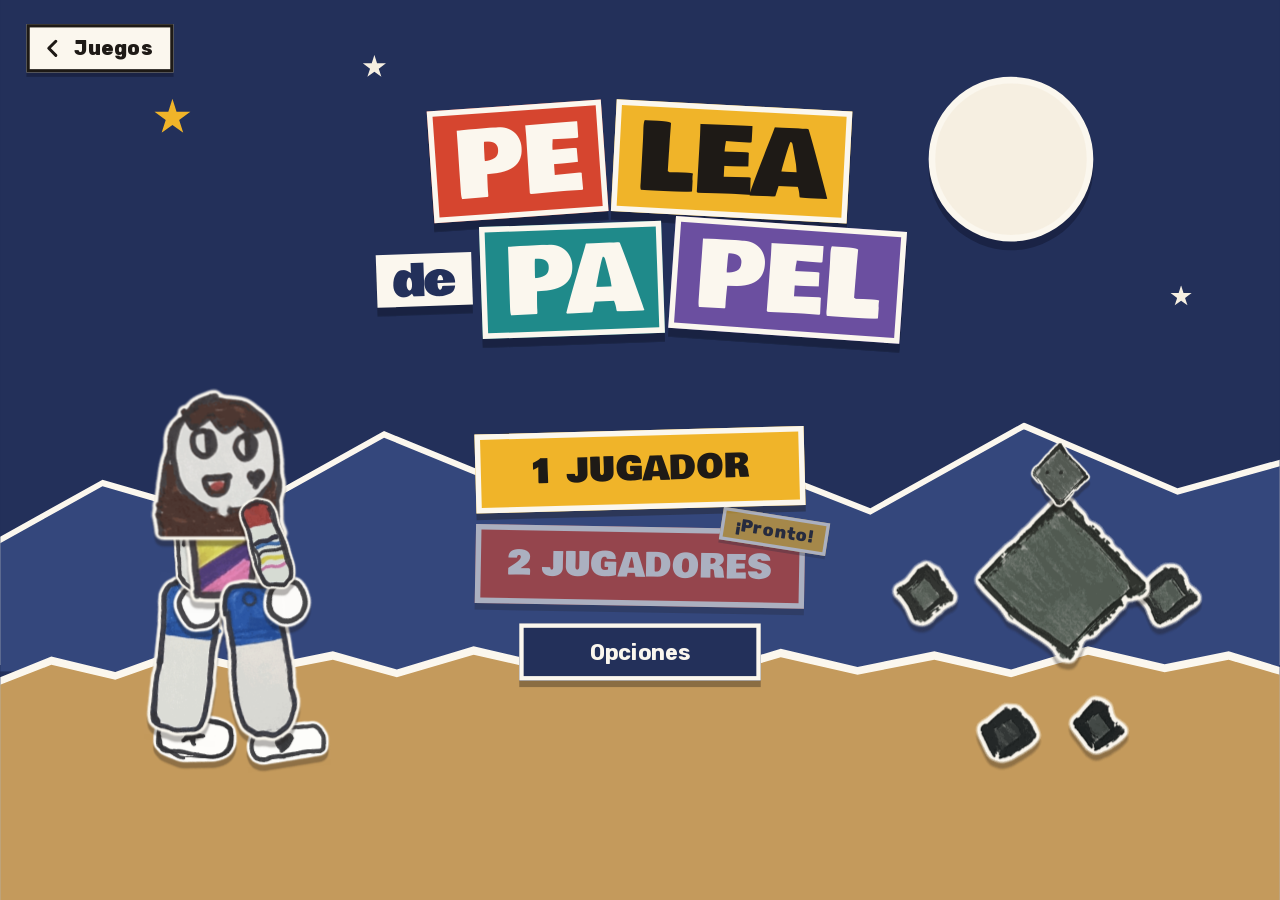
<file: games/pelea.html>
<!doctype html>
<html lang="es">
<head>
  <meta charset="utf-8" />
  <meta name="viewport" content="width=device-width, initial-scale=1, viewport-fit=cover, user-scalable=no" />
  <title>Pelea de Papel</title>
  <meta name="theme-color" content="#23305a" />
  <meta name="apple-mobile-web-app-capable" content="yes" />
  <meta name="apple-mobile-web-app-status-bar-style" content="black-translucent" />
  <meta name="apple-mobile-web-app-title" content="Pelea" />
  <link rel="apple-touch-icon" href="../icons/pelea-180.png" />
  <style>
    @font-face { font-family: 'Bowlby One'; src: url(pelea/fonts/bowlby-one.woff2) format('woff2'); font-display: block; }
    @font-face { font-family: 'Patrick Hand'; src: url(pelea/fonts/patrick-hand.woff2) format('woff2'); font-display: block; }
    @font-face { font-family: 'Rubik'; src: url(pelea/fonts/rubik.woff2) format('woff2'); font-weight: 300 900; font-display: swap; }

    :root {
      --ink: #1e1a16; --paper: #fbf7ee; --cream: #f6efe1;
      --red: #d6452f; --red-d: #b5371f; --yellow: #f0b429;
      --teal: #1f8a8a; --teal-d: #1f6f6f; --navy: #23305a;
      --purple: #6b4fa0; --purple-d: #4f3a7c; --kraft: #c49a5c; --brown: #5c4a33;
      --drop: 0 6px 0 rgba(30, 26, 22, 0.35);
      --display: 'Bowlby One', Impact, sans-serif;
      --hand: 'Patrick Hand', 'Comic Sans MS', cursive;
      --ui: Rubik, ui-rounded, system-ui, sans-serif;
    }
    * { box-sizing: border-box; -webkit-tap-highlight-color: transparent; }
    [hidden] { display: none !important; }
    html, body {
      margin: 0; height: 100%; overflow: hidden;
      background: var(--navy); color: var(--ink); font-family: var(--ui);
      user-select: none; -webkit-user-select: none; -webkit-touch-callout: none;
      touch-action: none; overscroll-behavior: none;
    }
    button { font: inherit; color: inherit; cursor: pointer; padding: 0; margin: 0; border: 0; background: none; }
    button:focus-visible { outline: 4px solid var(--yellow); outline-offset: 3px; }
    button:disabled { cursor: default; }

    /* The game is laid out on an 820px-tall stage, scaled to fit the screen. */
    #stage { position: absolute; left: 0; top: 0; width: 1180px; height: 820px; transform-origin: 0 0; overflow: hidden; }
    .screen { position: absolute; inset: 0; overflow: hidden; }
    .layer { position: absolute; left: 0; right: 0; }
    .paper-edge { background: var(--paper); }

    /* ---------- shared paper bits ---------- */
    .pbtn {
      display: flex; align-items: center; justify-content: center;
      border: 5px solid var(--paper); box-shadow: var(--drop);
      font-family: var(--display); line-height: 1;
      transform: rotate(var(--r, 0deg));
      transition: transform 80ms, box-shadow 80ms;
    }
    .pbtn:active:not(:disabled) { transform: translateY(5px) rotate(var(--r, 0deg)); box-shadow: 0 1px 0 rgba(30, 26, 22, 0.35); }
    .tag { display: inline-block; padding: 3px 10px; border: 3px solid var(--paper); color: var(--paper); font-weight: 800; font-size: 16px; line-height: 1.2; }
    .tag.red { background: var(--red); }
    .tag.teal { background: var(--teal-d); }
    .chip { padding: 8px 14px; border: 3px solid var(--paper); font-weight: 800; font-size: 17px; }
    .round-btn {
      width: 52px; height: 52px; border-radius: 50%; border: 3px solid var(--ink); background: var(--paper);
      display: flex; align-items: center; justify-content: center; box-shadow: 0 4px 0 rgba(30, 26, 22, 0.3);
    }
    .round-btn svg { width: 24px; height: 24px; fill: none; stroke: var(--ink); stroke-width: 3; stroke-linecap: round; stroke-linejoin: round; }

    /* ---------- loading / rotate ---------- */
    #loading, #rotate {
      position: fixed; inset: 0; z-index: 50; display: flex; flex-direction: column; gap: 18px;
      align-items: center; justify-content: center; background: var(--navy); color: var(--paper);
      font-family: var(--display); font-size: 34px; text-align: center; padding: 24px;
    }
    #rotate { display: none; }
    #rotate .phone { width: 70px; height: 110px; border: 6px solid var(--paper); border-radius: 14px; animation: turn 1.6s ease-in-out infinite; }
    @keyframes turn { 0%, 30% { transform: rotate(0); } 60%, 100% { transform: rotate(-90deg); } }
    @media (orientation: portrait) { #rotate { display: flex; } }

    /* ---------- 1 · title ---------- */
    #scrTitle { background: var(--navy); }
    .moon { position: absolute; right: 170px; top: 70px; width: 150px; height: 150px; border-radius: 50%; background: #f6efe1; border: 6px solid var(--paper); box-shadow: 0 8px 0 rgba(10, 14, 30, 0.35); }
    .star { position: absolute; background: var(--yellow); clip-path: polygon(50% 0%, 61% 35%, 98% 35%, 68% 57%, 79% 91%, 50% 70%, 21% 91%, 32% 57%, 2% 35%, 39% 35%); }
    .star.w { background: #f6efe1; }
    .hills { bottom: 208px; height: 260px; background: #34477c; clip-path: polygon(0% 100%, 0% 55%, 8% 35%, 18% 48%, 30% 18%, 42% 40%, 55% 22%, 68% 45%, 80% 15%, 92% 38%, 100% 28%, 100% 100%); }
    .hills.paper-edge { bottom: 214px; background: var(--paper); }
    .ground { bottom: 0; height: 228px; background: var(--kraft); clip-path: polygon(0% 14%, 4% 6%, 9% 12%, 14% 3%, 20% 10%, 26% 4%, 31% 11%, 37% 2%, 43% 9%, 49% 5%, 55% 12%, 61% 3%, 67% 10%, 73% 4%, 79% 11%, 85% 2%, 91% 9%, 96% 4%, 100% 10%, 100% 100%, 0% 100%); }
    .ground.paper-edge { height: 236px; background: var(--paper); }
    .title-word {
      position: absolute; left: 0; right: 0; top: 96px; display: flex; flex-direction: column; align-items: center; gap: 6px;
      filter: drop-shadow(0 8px 0 rgba(10, 14, 30, 0.4)); pointer-events: none;
    }
    .title-word div { display: flex; gap: 8px; align-items: center; }
    .cut { display: block; padding: 6px 16px 2px; border: 5px solid var(--paper); font-family: var(--display); font-size: 84px; line-height: 1; color: var(--paper); transform: rotate(var(--r, 0deg)); }
    .cut.small { padding: 4px 14px 0; border: 0; background: var(--paper); color: var(--navy); font-size: 40px; line-height: 1.1; }
    .menu { position: absolute; left: 0; right: 0; top: 392px; display: flex; flex-direction: column; align-items: center; gap: 16px; }
    .menu .big { width: 300px; height: 72px; font-size: 30px; position: relative; }
    .menu .opt { width: 220px; height: 52px; border-width: 4px; font-family: var(--ui); font-weight: 700; font-size: 20px; background: var(--navy); color: var(--paper); }
    .menu .big:disabled { opacity: 0.6; }
    .sticker { position: absolute; right: -26px; top: -18px; padding: 4px 10px; background: var(--yellow); color: var(--ink); border: 3px solid var(--paper); font-family: var(--ui); font-weight: 800; font-size: 16px; transform: rotate(8deg); box-shadow: 0 3px 0 rgba(30, 26, 22, 0.3); }
    .title-fighter { position: absolute; top: 280px; width: 320px; height: 440px; pointer-events: none; }
    .home-btn { position: absolute; left: 24px; top: 22px; display: flex; color: var(--ink); text-decoration: none; align-items: center; gap: 8px; padding: 8px 16px 8px 10px; background: var(--paper); border: 3px solid var(--ink); font-weight: 800; font-size: 18px; box-shadow: 0 4px 0 rgba(10, 14, 30, 0.35); }
    .home-btn svg { width: 22px; height: 22px; fill: none; stroke: var(--ink); stroke-width: 3; stroke-linecap: round; stroke-linejoin: round; }

    /* ---------- 2 · select ---------- */
    #scrSelect { background: var(--kraft); }
    .band { top: 0; height: 110px; background: var(--navy); clip-path: polygon(0% 0%, 100% 0%, 100% 86%, 95% 94%, 89% 84%, 83% 96%, 76% 86%, 70% 95%, 63% 85%, 57% 97%, 50% 87%, 44% 95%, 37% 84%, 31% 96%, 24% 86%, 18% 94%, 11% 85%, 5% 96%, 0% 88%); }
    .band.paper-edge { height: 118px; background: var(--paper); }
    .sel-head { position: absolute; left: 40px; top: 22px; display: flex; align-items: center; gap: 18px; }
    .sel-head h1 { margin: 0; font-family: var(--display); font-weight: 400; font-size: 46px; line-height: 1; color: var(--paper); }
    .sel-head .badge { padding: 6px 12px; background: var(--yellow); border: 3px solid var(--paper); font-weight: 800; font-size: 18px; transform: rotate(3deg); }
    .sel-step { position: absolute; right: 40px; top: 30px; font-family: var(--hand); font-size: 30px; color: var(--paper); }
    .roster { position: absolute; left: 40px; top: 150px; width: 400px; display: grid; grid-template-columns: 1fr 1fr; gap: 30px 24px; }
    .card {
      position: relative; height: 170px; background: var(--cream); border: 5px solid var(--paper);
      box-shadow: var(--drop); transform: rotate(var(--r, 0deg));
      display: flex; flex-direction: column; align-items: center; justify-content: center; gap: 4px;
      outline: 5px solid transparent; outline-offset: 4px;
    }
    .card img { max-width: 120px; max-height: 108px; object-fit: contain; pointer-events: none; }
    .card .nm { font-family: var(--hand); font-size: 22px; line-height: 1; }
    .card.p1 { outline-color: var(--red); }
    .card.p2 { outline-color: var(--teal); }
    .card.p1.p2 { outline-color: var(--red); box-shadow: 0 0 0 14px var(--teal), var(--drop); }
    .card .tag { position: absolute; top: -16px; display: none; }
    .card .tag.red { left: -12px; }
    .card .tag.teal { right: -12px; }
    .card.p1 .tag.red, .card.p2 .tag.teal { display: block; }
    .card .dice { font-family: var(--display); font-size: 70px; line-height: 1; color: var(--navy); }
    .sheet {
      position: absolute; left: 480px; right: 36px; top: 138px; height: 560px; padding: 26px 26px 26px 26px;
      background: var(--cream); border: 6px solid var(--paper); box-shadow: 0 8px 0 rgba(30, 26, 22, 0.3);
      transform: rotate(1deg); display: flex; gap: 22px;
    }
    .portrait { position: relative; flex: 0 0 220px; height: 496px; background: var(--navy); border: 4px solid var(--ink); overflow: hidden; }
    .portrait .floor { position: absolute; left: 0; bottom: 0; width: 100%; height: 90px; background: var(--kraft); clip-path: polygon(0% 18%, 12% 6%, 26% 16%, 40% 4%, 55% 14%, 70% 3%, 85% 15%, 100% 6%, 100% 100%, 0% 100%); }
    .portrait canvas { position: absolute; left: 0; top: 0; width: 220px; height: 496px; }
    .portrait .tag { position: absolute; left: 10px; top: 10px; }
    .portrait .mystery { position: absolute; inset: 0; display: flex; align-items: center; justify-content: center; font-family: var(--display); font-size: 150px; color: var(--paper); }
    .info { flex: 1 1 auto; min-width: 0; display: flex; flex-direction: column; gap: 12px; }
    .info h2 { margin: 0; font-family: var(--display); font-weight: 400; font-size: 40px; line-height: 1.05; color: var(--red-d); }
    .lbl { display: block; font-size: 13px; font-weight: 800; letter-spacing: 0.08em; text-transform: uppercase; color: var(--brown); }
    .hand { font-family: var(--hand); font-size: 23px; line-height: 1.2; margin: 0; }
    .moves { display: flex; flex-direction: column; gap: 7px; }
    .move-row { display: flex; align-items: center; gap: 10px; padding: 5px 10px; background: var(--paper); border: 2px solid var(--ink); }
    .move-row .txt { flex: 1 1 auto; min-width: 0; display: flex; flex-direction: column; }
    .move-row .mn { font-family: var(--hand); font-size: 22px; line-height: 1.1; }
    .move-row .me { font-size: 13.5px; font-weight: 600; color: var(--brown); line-height: 1.2; }
    .move-row .dot { flex: 0 0 34px; height: 34px; border-radius: 50%; border: 3px solid var(--paper); outline: 2px solid var(--ink); display: flex; align-items: center; justify-content: center; font-family: var(--display); font-size: 14px; color: var(--paper); }
    .stats { display: flex; gap: 22px; margin-top: auto; }
    .stats .boxes { display: flex; gap: 3px; margin-top: 4px; }
    .stats .boxes i { width: 18px; height: 20px; border: 2.5px solid var(--ink); background: var(--paper); }
    .stats .boxes i.on { background: var(--red); }
    .sel-foot { position: absolute; left: 40px; right: 40px; bottom: 30px; height: 70px; display: flex; align-items: center; gap: 16px; }
    .sel-foot .back { height: 56px; padding: 0 22px; background: var(--navy); color: var(--paper); font-family: var(--ui); font-weight: 700; font-size: 21px; border-width: 4px; }
    .sel-foot .chips { flex: 1; display: flex; justify-content: center; gap: 14px; }
    .sel-foot .chip.wait { background: transparent; border: 3px dashed var(--teal-d); color: var(--teal-d); }
    .sel-foot .chip.red { background: var(--red); color: var(--paper); }
    .sel-foot .chip.teal { background: var(--teal-d); color: var(--paper); }
    .sel-foot .go { height: 72px; padding: 0 34px; font-size: 34px; background: var(--yellow); --r: -1.5deg; }
    .sel-foot .go:disabled { opacity: 0.5; }

    /* ---------- 3 · fight ---------- */
    #scrFight { background: var(--kraft); }
    #cv { position: absolute; left: 0; top: 0; }
    .hud { position: absolute; left: 30px; right: 30px; top: 22px; display: grid; grid-template-columns: 1fr 110px 1fr; gap: 14px; pointer-events: none; }
    .side { display: flex; flex-direction: column; gap: 8px; min-width: 0; }
    .side .row { display: flex; align-items: center; gap: 10px; }
    .side .nm { font-family: var(--hand); font-size: 26px; line-height: 1; color: var(--ink); white-space: nowrap; }
    .side .sp { flex: 1; }
    .dots { display: flex; gap: 8px; }
    .dots i { width: 18px; height: 18px; border-radius: 50%; border: 3px solid var(--ink); }
    .dots i.on { background: var(--yellow); }
    .bar { position: relative; height: 32px; background: var(--paper); border: 4px solid var(--ink); box-shadow: 0 5px 0 rgba(30, 26, 22, 0.3); overflow: hidden; transform: rotate(-0.6deg); }
    .bar .fill, .bar .ghost { position: absolute; top: 0; bottom: 0; left: 0; width: 100%; }
    .bar .ghost { background: #f3d39a; transition: width 0.6s ease-out 0.25s; }
    .bar .fill { background: var(--red); transition: width 0.12s; clip-path: polygon(0% 0%, 100% 0%, 97% 30%, 100% 55%, 96% 80%, 99% 100%, 0% 100%); }
    .meter { display: flex; gap: 6px; }
    .meter i { width: 46px; height: 14px; border: 3px solid var(--ink); background: linear-gradient(90deg, var(--yellow) calc(var(--f, 0) * 100%), var(--paper) 0); }
    .meter.full i { background: var(--yellow); animation: glow 0.6s ease-in-out infinite alternate; }
    @keyframes glow { to { background: #ffe27a; box-shadow: 0 0 10px #ffe27a; } }
    .side.p2 .row, .side.p2 .meter { flex-direction: row-reverse; }
    .side.p2 .bar { transform: rotate(0.6deg); }
    .side.p2 .bar .fill, .side.p2 .bar .ghost { left: auto; right: 0; }
    .side.p2 .bar .fill { background: var(--teal); clip-path: polygon(3% 0%, 100% 0%, 100% 100%, 1% 100%, 4% 70%, 0% 45%, 3% 20%); }
    .mid { display: flex; flex-direction: column; align-items: center; gap: 8px; }
    .timer { width: 90px; height: 90px; border-radius: 50%; background: var(--paper); border: 5px solid var(--ink); box-shadow: 0 6px 0 rgba(30, 26, 22, 0.3); display: flex; align-items: center; justify-content: center; font-family: var(--display); font-size: 40px; padding-top: 4px; }
    .timer.low { color: var(--red); }
    .rnd { padding: 3px 10px; background: var(--navy); color: var(--paper); border: 3px solid var(--paper); font-weight: 800; font-size: 15px; white-space: nowrap; transform: rotate(-2deg); }
    .mid .round-btn { pointer-events: auto; width: 48px; height: 48px; }
    .combo { position: absolute; top: 172px; padding: 6px 14px; background: var(--paper); border: 4px solid var(--ink); box-shadow: 0 5px 0 rgba(30, 26, 22, 0.3); font-family: var(--display); font-size: 28px; line-height: 1.1; color: var(--red-d); pointer-events: none; }
    #combo1 { left: 60px; transform: rotate(-5deg); }
    #combo2 { right: 60px; transform: rotate(5deg); color: var(--teal-d); }
    .combo.pop { animation: pop 0.25s ease-out; }
    @keyframes pop { 0% { scale: 0.4; } 70% { scale: 1.2; } 100% { scale: 1; } }

    /* touch controls */
    .pad { position: absolute; left: 22px; bottom: 18px; width: 330px; height: 190px; touch-action: none; }
    .pad .k, .acts .k {
      position: absolute; border-radius: 50%; display: flex; align-items: center; justify-content: center; text-align: center;
      box-shadow: 0 6px 0 rgba(30, 26, 22, 0.35); pointer-events: none; transition: transform 60ms;
    }
    .pad .k { width: 88px; height: 88px; border: 5px solid var(--ink); background: var(--paper); }
    .pad .k svg { width: 38px; height: 38px; fill: none; stroke: var(--ink); stroke-width: 3; stroke-linecap: round; stroke-linejoin: round; }
    .pad .k.left { left: 10px; bottom: 12px; }
    .pad .k.up { left: 121px; bottom: 76px; }
    .pad .k.right { left: 232px; bottom: 12px; }
    .k.on { transform: translateY(5px); box-shadow: 0 1px 0 rgba(30, 26, 22, 0.35); }
    .acts { position: absolute; right: 18px; bottom: 16px; width: 420px; height: 290px; }
    .acts .k { pointer-events: auto; touch-action: none; border: 5px solid var(--paper); color: var(--paper); font-family: var(--display); font-size: 18px; line-height: 1.05; }
    .acts .k.punch { width: 104px; height: 104px; right: 156px; bottom: 6px; background: var(--red); }
    .acts .k.kick { width: 100px; height: 100px; right: 128px; bottom: 132px; background: var(--navy); }
    .acts .k.m1 { width: 94px; height: 94px; right: 278px; bottom: 22px; background: var(--teal); }
    .acts .k.m2 { width: 94px; height: 94px; right: 24px; bottom: 172px; background: var(--purple); }
    .acts .k.sup { width: 124px; height: 124px; right: 6px; bottom: 16px; background: var(--yellow); color: var(--ink); border-width: 6px; outline: 5px solid var(--ink); font-size: 18px; }
    .acts .k.m1, .acts .k.m2 { font-family: var(--hand); font-size: 22px; line-height: 0.95; padding: 8px 5px; overflow: hidden; overflow-wrap: normal; }
    .acts .k.cool::after { content: ''; position: absolute; inset: 0; border-radius: 50%; background: conic-gradient(rgba(30, 26, 22, 0.6) calc(var(--cd, 0) * 360deg), transparent 0); }
    .acts .k.sup:not(.ready) { filter: grayscale(0.85); opacity: 0.6; }
    .acts .k.sup.ready { animation: ready 0.7s ease-in-out infinite alternate; }
    @keyframes ready { to { box-shadow: 0 6px 0 rgba(30, 26, 22, 0.35), 0 0 0 10px rgba(255, 226, 122, 0.7); } }

    #announce { position: absolute; left: 0; right: 0; top: 270px; display: flex; justify-content: center; pointer-events: none; }
    #announce span { display: block; padding: 12px 30px 4px; border: 7px solid var(--paper); font-family: var(--display); font-size: 96px; line-height: 1; color: var(--paper); box-shadow: 0 10px 0 rgba(30, 26, 22, 0.35); animation: slam 1.1s ease-out both; }
    @keyframes slam { 0% { transform: scale(2.4) rotate(-8deg); opacity: 0; } 14% { transform: scale(0.94) rotate(-3deg); opacity: 1; } 22% { transform: scale(1.04) rotate(-3deg); } 80% { transform: scale(1) rotate(-3deg); opacity: 1; } 100% { transform: scale(1) rotate(-3deg); opacity: 0; } }
    #banner { position: absolute; left: 0; right: 0; top: 300px; height: 130px; display: flex; align-items: center; justify-content: center; gap: 22px; background: var(--ink); border-top: 7px solid var(--yellow); border-bottom: 7px solid var(--yellow); pointer-events: none; animation: sweep 1s ease-out both; }
    #banner img { height: 110px; transform: rotate(-6deg); }
    #banner b { font-family: var(--display); font-weight: 400; font-size: 64px; color: var(--yellow); white-space: nowrap; }
    @keyframes sweep { 0% { transform: translateX(-100%) skewX(-10deg); } 18% { transform: translateX(0) skewX(-10deg); } 82% { transform: translateX(0) skewX(-10deg); opacity: 1; } 100% { transform: translateX(100%) skewX(-10deg); opacity: 0; } }

    /* ---------- 4 · K.O. ---------- */
    #scrKO { background: var(--purple-d); }
    .rays { position: absolute; left: 50%; top: 45%; width: 2400px; height: 2400px; margin: -1200px 0 0 -1200px; background: repeating-conic-gradient(from 0deg, #6b4fa0 0 12deg, transparent 12deg 30deg); animation: spin 40s linear infinite; }
    @keyframes spin { to { transform: rotate(360deg); } }
    .ko-word { position: absolute; left: 0; right: 0; top: 30px; display: flex; justify-content: center; gap: 10px; filter: drop-shadow(0 8px 0 rgba(10, 14, 30, 0.4)); }
    .ko-word .cut { font-size: 110px; padding: 10px 26px 2px; }
    .winner-tag { position: absolute; left: 0; right: 0; top: 210px; display: flex; justify-content: center; }
    .winner-tag span { padding: 12px 34px 6px; background: var(--paper); border: 5px solid var(--ink); box-shadow: 0 7px 0 rgba(10, 14, 30, 0.4); font-family: var(--display); font-size: 40px; color: var(--red-d); transform: rotate(-1deg); }
    #koFighter { position: absolute; left: calc(50% - 180px); top: 280px; width: 360px; height: 400px; pointer-events: none; }
    .bubble { position: absolute; left: calc(50% + 170px); top: 330px; max-width: 330px; padding: 16px 22px; background: var(--paper); border-radius: 22px; box-shadow: 0 6px 0 rgba(10, 14, 30, 0.35); font-family: var(--hand); font-size: 32px; line-height: 1.15; transform: rotate(1.5deg); }
    .bubble::before { content: ''; position: absolute; left: -26px; bottom: 26px; border: 16px solid transparent; border-right: 22px solid var(--paper); border-left: 0; }
    .ko-stats { position: absolute; left: 110px; top: 360px; display: flex; flex-direction: column; gap: 14px; align-items: flex-start; }
    .ko-stats span { padding: 8px 16px; background: var(--paper); border: 4px solid var(--ink); font-weight: 800; font-size: 19px; box-shadow: 0 5px 0 rgba(10, 14, 30, 0.35); }
    .ko-stats span:nth-child(odd) { transform: rotate(-1.5deg); }
    .ko-stats span.gold { background: var(--yellow); }
    .ko-ground { bottom: 0; height: 160px; background: var(--kraft); clip-path: polygon(0% 10%, 6% 4%, 12% 9%, 19% 3%, 26% 9%, 33% 4%, 40% 10%, 47% 3%, 54% 9%, 61% 4%, 68% 10%, 75% 3%, 82% 9%, 89% 4%, 95% 9%, 100% 4%, 100% 100%, 0% 100%); }
    .ko-ground.paper-edge { height: 168px; background: var(--paper); }
    .ko-actions { position: absolute; left: 0; right: 0; bottom: 34px; display: flex; justify-content: center; align-items: center; gap: 22px; }
    .ko-actions .small { height: 58px; padding: 0 26px; font-family: var(--ui); font-weight: 800; font-size: 21px; border-width: 4px; color: var(--paper); }
    .ko-actions .big { height: 76px; padding: 0 44px; font-size: 38px; background: var(--yellow); --r: -1deg; }

    /* ---------- dialogs ---------- */
    .modal { position: absolute; inset: 0; z-index: 20; display: flex; align-items: center; justify-content: center; background: rgba(30, 26, 22, 0.6); }
    .modal .box { min-width: 440px; padding: 30px 40px 34px; background: var(--cream); border: 6px solid var(--paper); box-shadow: 0 10px 0 rgba(10, 14, 30, 0.4); transform: rotate(-1deg); display: flex; flex-direction: column; align-items: center; gap: 18px; }
    .modal h2 { margin: 0; font-family: var(--display); font-weight: 400; font-size: 46px; color: var(--navy); }
    .modal .wide { width: 320px; height: 66px; font-size: 26px; }
    .modal .plain { width: 320px; height: 54px; font-family: var(--ui); font-weight: 800; font-size: 20px; border-width: 4px; color: var(--paper); }
    .seg { display: flex; gap: 10px; }
    .seg button { min-width: 112px; height: 56px; padding: 0 14px; border: 4px solid var(--ink); background: var(--paper); font-weight: 800; font-size: 20px; }
    .seg button[aria-pressed="true"] { background: var(--yellow); box-shadow: 0 4px 0 rgba(30, 26, 22, 0.35); }
    .opt-row { display: flex; flex-direction: column; align-items: center; gap: 8px; }

    /* confetti from Kit.celebrate() (same as styles.css) */
    .confetti { position: fixed; inset: 0; pointer-events: none; z-index: 60; overflow: hidden; }
    .confetti i { position: absolute; top: -20px; width: 10px; height: 16px; border-radius: 3px; animation: fall linear forwards; }
    @keyframes fall { to { transform: translate3d(var(--dx, 0), 110vh, 0) rotate(var(--rot, 540deg)); } }
  </style>
</head>
<body>
  <div id="loading"><span data-t="loading"></span></div>
  <div id="rotate"><div class="phone"></div><span data-t="rotate"></span></div>

  <div id="stage">
    <!-- 1 · title -->
    <section class="screen" id="scrTitle" hidden>
      <div class="moon"></div>
      <div class="star" style="left: 140px; top: 90px; width: 34px; height: 34px"></div>
      <div class="star w" style="left: 330px; top: 50px; width: 22px; height: 22px"></div>
      <div class="star" style="left: 61%; top: 120px; width: 26px; height: 26px"></div>
      <div class="star w" style="right: 80px; top: 260px; width: 20px; height: 20px"></div>
      <div class="layer hills paper-edge"></div><div class="layer hills"></div>
      <div class="layer ground paper-edge"></div><div class="layer ground"></div>
      <canvas class="title-fighter" id="tfL" style="left: 40px"></canvas>
      <canvas class="title-fighter" id="tfR" style="right: 40px"></canvas>
      <div class="title-word" aria-label="Pelea de Papel">
        <div>
          <span class="cut" style="background: var(--red); --r: -4deg">PE</span>
          <span class="cut" style="background: var(--yellow); color: var(--ink); --r: 3deg">LEA</span>
        </div>
        <div>
          <span class="cut small" style="--r: -2deg">de</span>
          <span class="cut" style="background: var(--teal); --r: -2deg">PA</span>
          <span class="cut" style="background: var(--purple); --r: 4deg">PEL</span>
        </div>
      </div>
      <div class="menu">
        <button class="pbtn big" id="btn1P" style="background: var(--yellow); --r: -1.5deg" data-t="onePlayer"></button>
        <button class="pbtn big" id="btn2P" style="background: var(--red); color: var(--paper); --r: 1deg" disabled><span data-t="twoPlayers"></span><span class="sticker" data-t="soon"></span></button>
        <button class="pbtn opt" id="btnOpts" data-t="options"></button>
      </div>
      <a class="home-btn" href="../index.html"><svg viewBox="0 0 24 24"><path d="M15 5l-7 7 7 7"/></svg><span data-t="games"></span></a>
    </section>

    <!-- 2 · select -->
    <section class="screen" id="scrSelect" hidden>
      <div class="layer band paper-edge"></div><div class="layer band"></div>
      <div class="sel-head"><h1 data-t="pickTitle"></h1><span class="badge" data-t="onePlayerBadge"></span></div>
      <div class="sel-step" id="selStep"></div>
      <div class="roster" id="roster"></div>
      <div class="sheet" id="sheet">
        <div class="portrait">
          <div class="floor"></div>
          <canvas id="portrait"></canvas>
          <div class="mystery" id="mystery" hidden>?</div>
          <span class="tag red" id="portraitTag">J1</span>
        </div>
        <div class="info">
          <h2 id="infoName"></h2>
          <div><span class="lbl" id="infoSpecLbl" data-t="specialty"></span><p class="hand" id="infoSpec"></p></div>
          <div id="infoStoryBox"><span class="lbl" data-t="story"></span><p class="hand" id="infoStory" style="font-size: 21px"></p></div>
          <div id="infoMovesBox"><span class="lbl" data-t="moves" style="margin-bottom: 6px"></span><div class="moves" id="infoMoves"></div></div>
          <div class="stats" id="infoStats"></div>
        </div>
      </div>
      <div class="sel-foot">
        <button class="pbtn back" id="selBack" data-t="back"></button>
        <div class="chips"><span class="chip" id="chip1"></span><span class="chip" id="chip2"></span></div>
        <button class="pbtn go" id="selGo"></button>
      </div>
    </section>

    <!-- 3 · fight -->
    <section class="screen" id="scrFight" hidden>
      <canvas id="cv"></canvas>
      <div class="hud">
        <div class="side p1">
          <div class="row"><span class="tag red" data-t="p1"></span><span class="nm" id="n1"></span><span class="sp"></span><span class="dots" id="d1"><i></i><i></i></span></div>
          <div class="bar"><div class="ghost" id="g1"></div><div class="fill" id="h1"></div></div>
          <div class="meter" id="m1"><i></i><i></i><i></i></div>
        </div>
        <div class="mid">
          <div class="timer" id="timer">60</div>
          <span class="rnd" id="rnd"></span>
          <button class="round-btn" id="pauseBtn" aria-label="Pausa"><svg viewBox="0 0 24 24"><path d="M9 6v12M15 6v12"/></svg></button>
        </div>
        <div class="side p2">
          <div class="row"><span class="tag teal" data-t="cpu"></span><span class="nm" id="n2"></span><span class="sp"></span><span class="dots" id="d2"><i></i><i></i></span></div>
          <div class="bar"><div class="ghost" id="g2"></div><div class="fill" id="h2"></div></div>
          <div class="meter" id="m2"><i></i><i></i><i></i></div>
        </div>
      </div>
      <div class="combo" id="combo1" hidden></div>
      <div class="combo" id="combo2" hidden></div>
      <div id="announce"></div>
      <div id="banner" hidden><img id="bannerImg" alt="" /><b id="bannerText"></b></div>
      <div class="pad" id="pad">
        <div class="k left" data-k="left"><svg viewBox="0 0 24 24"><path d="M15 5l-7 7 7 7"/></svg></div>
        <div class="k up" data-k="up"><svg viewBox="0 0 24 24"><path d="M5 15l7-7 7 7"/></svg></div>
        <div class="k right" data-k="right"><svg viewBox="0 0 24 24"><path d="M9 5l7 7-7 7"/></svg></div>
      </div>
      <div class="acts" id="acts">
        <button class="k m1" data-k="m1" id="bM1"></button>
        <button class="k punch" data-k="punch" data-t="punch"></button>
        <button class="k kick" data-k="kick" data-t="kick"></button>
        <button class="k m2" data-k="m2" id="bM2"></button>
        <button class="k sup" data-k="sup" id="bSup" data-t="superBtn"></button>
      </div>
    </section>

    <!-- 4 · K.O. -->
    <section class="screen" id="scrKO" hidden>
      <div class="rays"></div>
      <div class="layer ko-ground paper-edge"></div><div class="layer ko-ground"></div>
      <div class="ko-word"><span class="cut" style="background: var(--yellow); color: var(--ink); --r: -4deg">¡K</span><span class="cut" style="background: var(--red); --r: 3deg">.O.!</span></div>
      <div class="winner-tag"><span id="koWinner"></span></div>
      <canvas id="koFighter"></canvas>
      <div class="bubble" id="koQuote"></div>
      <div class="ko-stats" id="koStats"></div>
      <div class="ko-actions">
        <button class="pbtn small" id="koMenu" style="background: var(--navy)" data-t="menu"></button>
        <button class="pbtn big" id="koAgain" data-t="rematch"></button>
        <button class="pbtn small" id="koPick" style="background: var(--red); --r: 1deg" data-t="otherFighter"></button>
      </div>
    </section>

    <!-- dialogs -->
    <div class="modal" id="optsDlg" hidden>
      <div class="box" role="dialog" aria-modal="true">
        <h2 data-t="options"></h2>
        <div class="opt-row"><span class="lbl" data-t="difficulty"></span>
          <div class="seg" id="segLevel"><button data-v="facil" data-t="easy"></button><button data-v="normal" data-t="normal"></button><button data-v="dificil" data-t="hard"></button></div>
        </div>
        <div class="opt-row"><span class="lbl" data-t="sound"></span>
          <div class="seg" id="segSound"><button data-v="1" data-t="on"></button><button data-v="0" data-t="off"></button></div>
        </div>
        <button class="pbtn wide" id="optsClose" style="background: var(--yellow)" data-t="close"></button>
      </div>
    </div>
    <div class="modal" id="pauseDlg" hidden>
      <div class="box" role="dialog" aria-modal="true">
        <h2 data-t="pause"></h2>
        <button class="pbtn wide" id="pResume" style="background: var(--yellow)" data-t="resume"></button>
        <button class="pbtn plain" id="pRestart" style="background: var(--red)" data-t="restart"></button>
        <button class="pbtn plain" id="pQuit" style="background: var(--navy)" data-t="quit"></button>
      </div>
    </div>
  </div>

  <script src="../kit.js"></script>
  <script src="pelea/fighters.js"></script>
  <script>
  'use strict';
  // Pelea de Papel: a paper-cutout fighting game. The fighters are the kids'
  // drawings (pelea/fighters.js, built by tools/pelea_fighters.py), moved as
  // paper dolls: each piece turns around the joint points of its sheet.

  // ---------- text (Spanish for now; every string lives here) ----------
  const TEXT = {
    loading: 'Cargando…', rotate: 'Gira el iPad para pelear',
    onePlayer: '1 JUGADOR', onePlayerBadge: '1 JUGADOR', twoPlayers: '2 JUGADORES', soon: '¡Pronto!',
    options: 'Opciones', games: 'Juegos',
    pickTitle: 'ELIGE TU LUCHADOR', pickYou: 'Elige tu luchador', pickRival: 'Elige a tu rival',
    back: '← Volver', ready: '¡LISTO!', fight: '¡A PELEAR!',
    random: 'Al azar', surprise: '¡Sorpresa!', surpriseText: 'La computadora elige un luchador al azar.',
    p1: 'J1', cpu: 'CPU', p1Picking: 'J1 eligiendo…', p1Ready: 'J1 listo', cpuWaiting: 'CPU esperando', cpuPicking: 'CPU: ¿quién?', cpuReady: 'CPU listo',
    specialty: 'Especialidad', story: 'Historia', moves: 'Movimientos especiales',
    strength: 'Fuerza', speed: 'Velocidad', defense: 'Defensa',
    punch: 'GOLPE', kick: 'PATADA', superBtn: 'ESPECIAL', and: ' y ',
    wants: 'Quiere', fightsTo: 'Pelea',
    round: (n) => `RONDA ${n}`, go: '¡PELEA!', ko: '¡K.O.!', timeUp: '¡TIEMPO!',
    combo: (n) => `COMBO ×${n}`, weaker: '¡Menos fuerza!',
    hitWords: ['¡POW!', '¡PAF!', '¡ZAS!', '¡BAM!', '¡PUM!'],
    wins: (name) => `GANA ${name.toUpperCase()}`,
    rounds: (a, b) => `Rondas ${a} – ${b}`, bestCombo: (n) => `Mejor combo ×${n}`, superUsed: 'Súper ataque ✓', tryAgain: '¡Casi! ¿Otra vez?',
    menu: 'Menú', rematch: 'REVANCHA', otherFighter: 'Elegir otro luchador',
    pause: 'Pausa', resume: 'SEGUIR', restart: 'Reiniciar pelea', quit: 'Salir al menú',
    difficulty: 'Dificultad', easy: 'Fácil', normal: 'Normal', hard: 'Difícil',
    sound: 'Sonido', on: 'Sí', off: 'No', close: 'LISTO',
  };
  document.querySelectorAll('[data-t]').forEach((el) => { el.textContent = TEXT[el.dataset.t]; });

  // ---------- helpers ----------
  const $ = (id) => document.getElementById(id);
  const DEG = Math.PI / 180;
  const rand = (a, b) => a + Math.random() * (b - a);
  const clamp = (v, a, b) => Math.max(a, Math.min(b, v));
  const pick = (arr) => arr[Math.floor(Math.random() * arr.length)];
  const rot = (p, a) => ({ x: p.x * Math.cos(a) - p.y * Math.sin(a), y: p.x * Math.sin(a) + p.y * Math.cos(a) });
  const add = (a, b) => ({ x: a.x + b.x, y: a.y + b.y });
  const sub = (a, b) => ({ x: a.x - b.x, y: a.y - b.y });
  const C = {
    ink: '#1e1a16', paper: '#fbf7ee', red: '#d6452f', redD: '#b5371f', yellow: '#f0b429',
    teal: '#1f8a8a', navy: '#23305a', purple: '#6b4fa0', purpleD: '#4f3a7c', kraft: '#c49a5c',
  };

  const settings = Object.assign({ level: 'facil', sound: true }, Kit.store.get('pelea:settings', {}));
  const saveSettings = () => Kit.store.set('pelea:settings', settings);

  // ---------- stage: fixed 820px height, width follows the screen ----------
  const STAGE_H = 820;
  let W = 1180, S = 1, K = 2;            // stage width, CSS scale, device px per stage px
  const stage = $('stage');
  function fit() {
    const vw = innerWidth, vh = innerHeight;
    W = Math.round(clamp(STAGE_H * vw / vh, 1060, 1260));
    S = Math.min(vw / W, vh / STAGE_H);
    K = Math.min(S * (devicePixelRatio || 1), 2.6);
    stage.style.width = W + 'px';
    stage.style.transform = `translate(${(vw - W * S) / 2}px, ${(vh - STAGE_H * S) / 2}px) scale(${S})`;
    sizeCanvas($('cv'), W, STAGE_H);
    bgCache = null;
    minis.forEach((m) => m.resize());
  }
  function sizeCanvas(cv, w, h) {
    cv.width = Math.round(w * K); cv.height = Math.round(h * K);
    cv.style.width = w + 'px'; cv.style.height = h + 'px';
  }

  // ---------- sound: small synth effects, plus the victory line spoken ----------
  const Sfx = (() => {
    let ac = null, master = null, noiseBuf = null;
    function init() {
      if (ac) { if (ac.state === 'suspended') ac.resume(); return ac; }
      const AC = window.AudioContext || window.webkitAudioContext;
      if (!AC) return null;
      ac = new AC();
      master = ac.createGain(); master.gain.value = 0.6; master.connect(ac.destination);
      noiseBuf = ac.createBuffer(1, ac.sampleRate, ac.sampleRate);
      const d = noiseBuf.getChannelData(0);
      for (let i = 0; i < d.length; i++) d[i] = Math.random() * 2 - 1;
      return ac;
    }
    function tone(f0, f1, dur, type, vol, delay = 0) {
      const t = ac.currentTime + delay, o = ac.createOscillator(), g = ac.createGain();
      o.type = type; o.frequency.setValueAtTime(f0, t);
      if (f1) o.frequency.exponentialRampToValueAtTime(f1, t + dur);
      g.gain.setValueAtTime(vol, t); g.gain.exponentialRampToValueAtTime(0.001, t + dur);
      o.connect(g); g.connect(master); o.start(t); o.stop(t + dur + 0.02);
    }
    function noise(dur, vol, freq, q, f1, delay = 0) {
      const t = ac.currentTime + delay, s = ac.createBufferSource(), fl = ac.createBiquadFilter(), g = ac.createGain();
      s.buffer = noiseBuf; fl.type = 'bandpass'; fl.Q.value = q;
      fl.frequency.setValueAtTime(freq, t);
      if (f1) fl.frequency.exponentialRampToValueAtTime(f1, t + dur);
      g.gain.setValueAtTime(vol, t); g.gain.exponentialRampToValueAtTime(0.001, t + dur);
      s.connect(fl); fl.connect(g); g.connect(master); s.start(t); s.stop(t + dur + 0.02);
    }
    const SOUNDS = {
      click() { tone(660, 880, 0.06, 'triangle', 0.2); },
      hit() { noise(0.12, 0.8, 900, 0.8); tone(150, 60, 0.12, 'sine', 0.5); },
      big() { noise(0.28, 0.9, 700, 0.7, 180); tone(120, 40, 0.28, 'sine', 0.6); },
      block() { tone(1300, 900, 0.06, 'square', 0.08); noise(0.06, 0.3, 3500, 2); },
      whoosh() { noise(0.14, 0.25, 500, 1.2, 2400); },
      slash() { noise(0.18, 0.4, 1800, 3, 5200); },
      jump() { tone(280, 560, 0.12, 'sine', 0.18); },
      throw() { tone(500, 900, 0.1, 'square', 0.06); noise(0.12, 0.2, 1200, 1, 3000); },
      power() { [0, 1, 2, 3].forEach((i) => tone(330 * Math.pow(1.26, i), 0, 0.14, 'triangle', 0.18, i * 0.07)); },
      super() { tone(220, 880, 0.5, 'sawtooth', 0.1); noise(0.5, 0.25, 400, 0.8, 3000); },
      beam() { noise(0.8, 0.35, 300, 0.6, 1600); tone(90, 180, 0.8, 'sawtooth', 0.08); },
      dash() { noise(0.2, 0.35, 800, 1, 3000); },
      land() { noise(0.06, 0.25, 300, 1); },
      bell() { tone(880, 0, 0.6, 'sine', 0.25); tone(1320, 0, 0.5, 'sine', 0.12); },
      go() { [392, 523, 659].forEach((f, i) => tone(f, 0, 0.25, 'square', 0.09, i * 0.1)); },
      ko() { tone(440, 110, 0.9, 'sawtooth', 0.12); noise(0.6, 0.4, 500, 0.6, 120); },
      win() { [523, 659, 784, 1046].forEach((f, i) => tone(f, 0, 0.3, 'triangle', 0.2, i * 0.12)); },
    };
    return {
      unlock: init,
      play(name) {
        if (!settings.sound) return;
        try { if (init()) SOUNDS[name](); } catch (e) {}
      },
      say(text) {
        if (!settings.sound || !window.speechSynthesis) return;
        try {
          speechSynthesis.cancel();
          const u = new SpeechSynthesisUtterance(text);
          const v = speechSynthesis.getVoices().find((x) => /^es/i.test(x.lang));
          u.lang = v ? v.lang : 'es-MX';
          if (v) u.voice = v;
          u.pitch = 1.15;
          speechSynthesis.speak(u);
        } catch (e) {}
      },
    };
  })();
  addEventListener('pointerdown', () => Sfx.unlock(), { capture: true });

  // ---------- fighters: data, images, paper-doll rigs ----------
  const FIGHTERS = window.PELEA_FIGHTERS || [];
  const byId = Object.fromEntries(FIGHTERS.map((f) => [f.id, f]));
  const IMG = {};
  const FIGHTER_H = 300;                  // standing height on the stage, in px

  // Per-fighter tweaks the sheets describe in words.
  const RIG_CFG = {
    // No arms or legs: hands and feet float, Rayman style; the head is drawn smaller.
    romboman: { headScale: 0.42, height: 0.86, float: { arm: 60, armOut: 44, leg: 52 } },
    // His sword has no piece: it is drawn in code, held at the front arm.
    'sword-men': { sword: true, limbs: { arm: 0.82 } },
    // Her pieces filled the template boxes; her full drawing has short arms and smaller feet.
    mikati: { limbs: { arm: 0.6, leg: 0.86, hand: 0.8, foot: 0.7 } },
  };

  // Pose angles are degrees, positive = forward (toward the way the fighter faces).
  const P0 = { aB: 6, aF: 16, lB: -6, lF: 8, tilt: 0, lift: 0, head: 0, rot: 0, ext: 0, sw: 78 };
  const RIGS = {};

  const MEASURE = { on: false, minX: 0, maxX: 0, minY: 0, maxY: 0 };
  function piece(ctx, pc, anchor, at, ang, sc = 1) {
    const an = pc.anchors[anchor];
    ctx.save();
    ctx.translate(at.x, at.y);
    if (ang) ctx.rotate(ang);
    if (sc !== 1) ctx.scale(sc, sc);
    if (MEASURE.on) {
      const m = ctx.getTransform();
      for (const [x, y] of [[-an.x, -an.y], [pc.w - an.x, -an.y], [-an.x, pc.h - an.y], [pc.w - an.x, pc.h - an.y]]) {
        const p = m.transformPoint({ x, y });
        MEASURE.minX = Math.min(MEASURE.minX, p.x); MEASURE.maxX = Math.max(MEASURE.maxX, p.x);
        MEASURE.minY = Math.min(MEASURE.minY, p.y); MEASURE.maxY = Math.max(MEASURE.maxY, p.y);
      }
    } else {
      ctx.drawImage(IMG[pc.src], -an.x, -an.y, pc.w, pc.h);
    }
    ctx.restore();
  }

  function makeRig(def) {
    const cfg = RIG_CFG[def.id] || {};
    const rig = { def, P: def.piezas, cfg, headScale: cfg.headScale || 1 };
    const m = document.createElement('canvas').getContext('2d');
    Object.assign(MEASURE, { on: true, minX: 0, maxX: 0, minY: 0, maxY: 0 });
    rigBody(m, rig, P0, 1);
    MEASURE.on = false;
    rig.height = FIGHTER_H * (cfg.height || 1);
    rig.scale = rig.height / (MEASURE.maxY - MEASURE.minY);
    rig.footY = MEASURE.maxY;
    rig.width = (MEASURE.maxX - MEASURE.minX) * rig.scale;
    rig.backDepth = -MEASURE.minX * 0.6;
    const body = rig.P.cuerpo;
    rig.halfW = clamp((body.w * rig.scale) / 2, 34, 74);
    return rig;
  }

  // Draws the doll with its pelvis at the origin, facing right.
  function rigBody(ctx, rig, pose, glow) {
    const P = rig.P, B = P.cuerpo.anchors, cfg = rig.cfg, sz = cfg.limbs || {};
    const tilt = pose.tilt * DEG;
    const at = (name) => rot(sub(B[name], B.pelvis), tilt);
    const shB = at('hombro_izq'), shF = at('hombro_der'), hipB = at('cadera_izq'), hipF = at('cadera_der');

    const limb = (kind, front, theta, ext) => {
      const isArm = kind === 'arm';
      const limbPc = P[(isArm ? 'brazo_' : 'pierna_') + (front ? 'adelante' : 'atras')];
      const endPc = P[(isArm ? 'mano_' : 'pie_') + (front ? 'adelante' : 'atras')];
      const joint = isArm ? 'hombro' : 'cadera', endJoint = isArm ? 'muneca' : 'tobillo';
      const base = isArm ? (front ? shF : shB) : (front ? hipF : hipB);
      const a = -theta * DEG;
      const ls = (isArm ? sz.arm : sz.leg) || 1, es = (isArm ? sz.hand : sz.foot) || 1;
      if (limbPc) {
        const j = limbPc.anchors[joint], e = limbPc.anchors.fin;
        const end = add(base, rot({ x: (e.x - j.x) * ls, y: (e.y - j.y) * ls }, a));
        if (endPc) piece(ctx, endPc, endJoint, end, isArm ? a : a * 0.7, es);
        if (isArm && front && cfg.sword && !MEASURE.on) drawSword(ctx, rig, end, a - pose.sw * DEG, glow);
        piece(ctx, limbPc, joint, base, a, ls);
      } else if (endPc && cfg.float) {
        // Floating hand or foot, kept a set distance from where the limb would start.
        const f = cfg.float;
        const out = isArm ? { x: (front ? 1 : -1) * f.armOut, y: 0 } : { x: 0, y: 0 };
        // Swinging a floating foot forward (a kick) reaches further, like a leg would.
        const len = isArm ? f.arm * (1 + ext * 1.6) : f.leg * (1 + Math.max(0, Math.sin(theta * DEG)) * 1.4);
        const pt = add(add(base, out), rot({ x: 0, y: len }, a));
        piece(ctx, endPc, endJoint, pt, isArm ? a * 0.5 : a * 0.4);
      }
    };

    limb('leg', false, pose.lB, 0);
    limb('arm', false, pose.aB, pose.ext);
    ctx.save(); ctx.rotate(tilt);
    piece(ctx, P.cuerpo, 'pelvis', { x: 0, y: 0 }, 0);
    ctx.restore();
    piece(ctx, P.cabeza, 'cuello', at('cuello'), tilt + pose.head * DEG, rig.headScale);
    limb('leg', true, pose.lF, 0);
    limb('arm', true, pose.aF, pose.ext);
  }

  // x, y: the point between the feet on the ground, in stage px.
  function drawRig(ctx, rig, pose, x, y, facing, opt = {}) {
    const s = rig.scale * (opt.scale || 1);
    ctx.save();
    ctx.translate(x, y);
    ctx.scale(facing * s, s);
    if (pose.rot) {
      ctx.translate(0, -Math.abs(Math.sin(pose.rot * DEG)) * rig.backDepth);
      ctx.rotate(pose.rot * DEG);
    }
    ctx.translate(0, -rig.footY - (pose.lift || 0) / s);
    if (opt.alpha != null) ctx.globalAlpha = opt.alpha;
    if (opt.shadow !== false) {
      ctx.shadowColor = 'rgba(30, 26, 22, 0.32)';
      ctx.shadowOffsetY = 5 * K * (opt.scale || 1);
    }
    rigBody(ctx, rig, pose, opt.glow);
    ctx.restore();
  }

  function drawSword(ctx, rig, at, ang, glow) {
    const u = 1 / rig.scale;            // sizes below are stage px
    const len = (glow ? 150 : 108) * u, w = 15 * u;
    ctx.save();
    ctx.translate(at.x, at.y);
    ctx.rotate(ang);
    ctx.lineJoin = 'round';
    const blade = () => {
      ctx.beginPath();
      ctx.moveTo(-w / 2, 16 * u); ctx.lineTo(w / 2, 16 * u); ctx.lineTo(w / 2, len - 14 * u);
      ctx.lineTo(0, len); ctx.lineTo(-w / 2, len - 14 * u); ctx.closePath();
    };
    blade();
    ctx.lineWidth = 9 * u; ctx.strokeStyle = C.paper; ctx.stroke();
    ctx.shadowColor = 'transparent';
    if (glow) { ctx.shadowColor = '#7fe8ff'; ctx.shadowBlur = 26 * K; }
    ctx.fillStyle = glow ? '#e9fdff' : '#cfd8e2'; ctx.fill();
    ctx.shadowBlur = 0; ctx.shadowColor = 'transparent';
    ctx.lineWidth = 3 * u; ctx.strokeStyle = C.ink; ctx.stroke();
    ctx.beginPath(); ctx.moveTo(0, 22 * u); ctx.lineTo(0, len - 18 * u);
    ctx.strokeStyle = glow ? '#7fe8ff' : '#9aa8b8'; ctx.lineWidth = 3 * u; ctx.stroke();
    ctx.fillStyle = '#8a6420'; ctx.strokeStyle = C.ink; ctx.lineWidth = 3 * u;
    ctx.fillRect(-22 * u, 8 * u, 44 * u, 10 * u); ctx.strokeRect(-22 * u, 8 * u, 44 * u, 10 * u);
    ctx.fillStyle = '#5b3a1c';
    ctx.fillRect(-6 * u, -18 * u, 12 * u, 26 * u); ctx.strokeRect(-6 * u, -18 * u, 12 * u, 26 * u);
    ctx.restore();
  }

  // ---------- poses ----------
  function poseTarget(f) {
    const p = { ...P0 };
    const t = f.t;
    if (f.act) return actPose(f, f.act, p);
    switch (f.state) {
      case 'idle': case 'intro':
        p.lift = Math.sin(t * 4) * 3; p.aF = 16 + Math.sin(t * 4) * 5; p.aB = 6 - Math.sin(t * 4) * 4; break;
      case 'walk': {
        const s = Math.sin(f.walkPh);
        p.lF = 8 + 26 * s; p.lB = -6 - 26 * s; p.aF = 16 - 20 * s; p.aB = 6 + 20 * s;
        p.lift = Math.abs(Math.cos(f.walkPh)) * 6; break;
      }
      case 'jump':
        if (f.vy < 0) Object.assign(p, { lF: 55, lB: -22, aF: 140, aB: 115, tilt: 5 });
        else Object.assign(p, { lF: 28, lB: -12, aF: 70, aB: 45 });
        break;
      case 'block': Object.assign(p, { aF: 122, aB: 108, tilt: -9, lF: 16, lB: -16, head: -6, sw: 140 }); break;
      case 'hit': Object.assign(p, { tilt: -16, aF: -28, aB: -45, head: -14, lF: 18, lB: -18 }); break;
      case 'down': case 'ko':
        if (!f.onGround) Object.assign(p, { rot: -40, tilt: -10, aF: 120, aB: 150, lF: 40, lB: 10 });
        else Object.assign(p, { rot: -88, aF: 165, aB: 120, lF: 20, lB: -10, head: -10 });
        break;
      case 'getup': Object.assign(p, { rot: -20, lF: 30, lB: -20, aF: 60, aB: 30, tilt: 10 }); break;
      case 'win':
        Object.assign(p, { aF: 165, aB: 160, lF: 14, lB: -14, sw: 10 });
        p.lift = Math.abs(Math.sin(t * 5)) * 24; p.head = 6 * Math.sin(t * 5); break;
    }
    return p;
  }

  function actPose(f, a, p) {
    const d = a.def, st = d.st * a.tempo, ac = d.ac * a.tempo;
    const ph = a.t < st ? 0 : a.t < st + ac ? 1 : 2;
    const prog = ph === 1 ? (a.t - st) / ac : 0;
    switch (d.pose) {
      case 'jab':
        if (ph === 0) Object.assign(p, { aF: -15, tilt: -3, sw: 60 });
        else if (ph === 1) Object.assign(p, { aF: 92, ext: 1, tilt: 8, lF: 22, lB: -14, sw: 2 });
        else Object.assign(p, { aF: 60, ext: 0.4, tilt: 4, sw: 30 });
        break;
      case 'jab2':
        if (ph === 0) Object.assign(p, { aB: -25, tilt: -4 });
        else if (ph === 1) Object.assign(p, { aB: 92, ext: 1, tilt: 12, aF: 10, lF: 22, lB: -14 });
        else Object.assign(p, { aB: 55, tilt: 5 });
        break;
      case 'upper':
        if (ph === 0) Object.assign(p, { aF: -10, lift: -8, tilt: 4, lF: 24, lB: -18 });
        else if (ph === 1) Object.assign(p, { aF: 168, ext: 1, lift: 16, tilt: -4, sw: 0 });
        else Object.assign(p, { aF: 130, ext: 0.4, sw: 20 });
        break;
      case 'kick':
        if (ph === 0) Object.assign(p, { lF: 34, tilt: -6, aF: 30, aB: -20 });
        else if (ph === 1) Object.assign(p, { lF: 94, lB: -10, tilt: -16, aF: 45, aB: -40 });
        else Object.assign(p, { lF: 40, tilt: -6 });
        break;
      case 'airkick': Object.assign(p, { lF: 78, lB: -38, tilt: -12, aF: 55, aB: -50 }); break;
      case 'throw':
        if (ph === 0) Object.assign(p, { aF: -70, tilt: -8, lF: 20, lB: -16 });
        else Object.assign(p, { aF: 95, ext: 1, tilt: 10, lF: 24, lB: -16 });
        break;
      case 'push':
        if (ph === 0) Object.assign(p, { aF: -30, aB: -30, tilt: -6 });
        else Object.assign(p, { aF: 88, aB: 88, ext: 0.8, tilt: 8, lF: 22, lB: -16 });
        break;
      case 'raise':
        if (ph === 0) Object.assign(p, { aF: 170, aB: 168, sw: 8, lift: 4 + Math.sin(a.t * 50) * 2 });
        else Object.assign(p, { aF: 95, aB: 70, ext: 1, tilt: 12, sw: 0, lF: 26, lB: -18 });
        break;
      case 'buff':
        if (ph === 0) Object.assign(p, { aF: 150, aB: 150, lift: 2 + Math.sin(a.t * 60) * 2, sw: 100 });
        else Object.assign(p, { aF: 115, aB: 118, lift: 6, sw: 90, lF: 14, lB: -14 });
        break;
      case 'slash':
        if (ph === 0) Object.assign(p, { aF: 172, tilt: -8, sw: 18 });
        else if (ph === 1) Object.assign(p, { aF: 172 - 150 * prog, tilt: 14, sw: 20, lF: 26, lB: -18 });
        else Object.assign(p, { aF: 22, tilt: 6, sw: 20 });
        break;
      case 'dash': Object.assign(p, { tilt: 24, aF: -55, aB: -65, lF: 42, lB: -42 }); break;
      case 'charge':
        if (ph === 0) Object.assign(p, { aF: 72, aB: 74, tilt: -8, lF: 20, lB: -22, ext: 0.4, lift: Math.sin(a.t * 50) * 2 });
        else Object.assign(p, { aF: 90, aB: 90, tilt: 6, lF: 24, lB: -20, ext: 1 });
        break;
    }
    return p;
  }

  function blendPose(f, dt) {
    const target = poseTarget(f);
    const rate = f.act ? 34 : f.state === 'hit' ? 30 : 16;
    const k = 1 - Math.exp(-rate * dt);
    for (const key in target) f.pose[key] += (target[key] - f.pose[key]) * k;
  }

  // ---------- moves ----------
  const METER_MAX = 300;                  // three bars of 100
  const GY = 650;                         // ground line
  const GRAV = 2600;
  const BASIC = {
    punch: [
      { pose: 'jab', st: 0.07, ac: 0.08, rc: 0.14, dmg: 5, reach: 70, hy: [0.5, 0.82], kb: 90, stun: 0.32, sfx: 'whoosh' },
      { pose: 'jab2', st: 0.06, ac: 0.08, rc: 0.15, dmg: 5, reach: 70, hy: [0.5, 0.82], kb: 90, stun: 0.32, sfx: 'whoosh' },
      { pose: 'upper', st: 0.09, ac: 0.1, rc: 0.28, dmg: 8, reach: 60, hy: [0.45, 1.05], kb: 300, stun: 0.45, pop: 380, big: true, sfx: 'whoosh' },
    ],
    kick: { pose: 'kick', st: 0.12, ac: 0.1, rc: 0.22, dmg: 8, reach: 100, hy: [0.22, 0.6], kb: 240, stun: 0.38, sfx: 'whoosh' },
    air: { pose: 'airkick', st: 0.05, ac: 0.4, rc: 0.05, dmg: 7, reach: 85, hy: [0.05, 0.65], kb: 200, stun: 0.36, air: true, sfx: 'whoosh' },
  };
  BASIC.punch[0].next = BASIC.punch[1];
  BASIC.punch[1].next = BASIC.punch[2];

  // The three moves from each sheet. m1/m2 have a wait before reuse (cd);
  // the super needs the 3-bar meter full.
  const MOVES = {
    romboman: {
      m1: { pose: 'throw', st: 0.22, ac: 0.05, rc: 0.3, cd: 2.2, sfx: 'throw', ranged: true,
        fire: (f) => shoot(f, 'rombo', { vx: 560, dmg: 9, kb: 200, stun: 0.4, w: 58, h: 58, at: 0.62 }) },
      m2: { pose: 'push', st: 0.25, ac: 0.05, rc: 0.3, cd: 7, sfx: 'throw', ranged: true,
        fire: (f) => shoot(f, 'lineas', { vx: 470, dmg: 2, kb: 60, stun: 0.25, w: 74, h: 80, at: 0.6, weak: 5 }) },
      sup: { pose: 'raise', st: 0.55, ac: 0.1, rc: 0.6, sfx: 'power', fire: (f, o) => shapeRain(f, o) },
    },
    'sword-men': {
      punchReach: 42,
      m1: { pose: 'slash', st: 0.1, ac: 0.12, rc: 0.26, cd: 1.6, dmg: 11, reach: 150, hy: [0.15, 1.05], kb: 320, stun: 0.45, sfx: 'slash', melee: true, arc: true },
      m2: { pose: 'buff', st: 0.4, ac: 0.05, rc: 0.25, cd: 12, sfx: 'power', fire: (f) => buff(f, 'kaioken', 6) },
      sup: { pose: 'raise', st: 0.55, ac: 0.12, rc: 0.45, sfx: 'slash', glow: true,
        fire: (f) => shoot(f, 'wave', { vx: 900, dmg: 26, kb: 460, stun: 0.6, w: 110, h: 240, at: 0.5, knockdown: true, unblockable: true, big: true, fromSuper: true }) },
    },
    mikati: {
      jumps: 2,
      m1: { pose: 'dash', st: 0.06, ac: 0.26, rc: 0.18, cd: 2, move: 1150, dmg: 9, reach: 24, hy: [0.1, 0.9], kb: 300, stun: 0.45, sfx: 'dash', ghosts: true, ranged: true, maxDist: 330 },
      m2: { pose: 'buff', st: 0.4, ac: 0.05, rc: 0.25, cd: 12, sfx: 'power', fire: (f) => buff(f, 'fuerza', 6) },
      sup: { pose: 'charge', st: 0.6, ac: 0.8, rc: 0.35, sfx: 'beam', fire: (f) => beam(f) },
    },
  };
  // Each sheet's move names go on the buttons and in the callouts.
  FIGHTERS.forEach((def) => {
    const kit = MOVES[def.id] || (MOVES[def.id] = { m1: MOVES.romboman.m1, m2: MOVES['sword-men'].m2, sup: MOVES.mikati.sup });
    const named = (tipo) => (def.movimientos || []).find((m) => m.tipo === tipo) || {};
    ['m1', 'm2', 'sup'].forEach((slot, i) => {
      const m = named(['movimiento_1', 'movimiento_2', 'super_ataque'][i]);
      kit[slot] = { ...kit[slot], name: m.nombre || '', what: m.efecto || '' };
    });
  });

  // ---------- the fight ----------
  const LEVELS = {
    facil: { react: [0.55, 0.9], block: 0.12, aggro: 0.5, chain: 1, special: 0.3, superWait: 5, dmg: 0.7, jump: 0.06, idle: 0.25 },
    normal: { react: [0.22, 0.4], block: 0.45, aggro: 0.75, chain: 2, special: 0.5, superWait: 1.5, dmg: 1, jump: 0.1, idle: 0.04 },
    dificil: { react: [0.14, 0.28], block: 0.6, aggro: 0.8, chain: 3, special: 0.6, superWait: 0, dmg: 1.05, jump: 0.12, idle: 0 },
  };
  const PLAYER_DMG = { facil: 1.15, normal: 1, dificil: 0.95 };
  const PLAYER_METER = { facil: 1.4, normal: 1.15, dificil: 1 };
  const ROUND_TIME = 60, ROUNDS_TO_WIN = 2;

  class Fighter {
    constructor(def, side) {
      this.def = def; this.side = side;
      this.rig = RIGS[def.id]; this.kit = MOVES[def.id];
      const p = def.poderes || {};
      const str = p.fuerza || 3, spd = p.velocidad || 3, dfn = p.defensa || 3;
      this.dmgMul = 0.75 + 0.12 * str;
      this.takenMul = 1.2 - 0.08 * dfn;
      this.walkSpeed = 150 + 40 * spd;
      this.tempo = 1.12 - 0.04 * spd;
      this.H = this.rig.height; this.halfW = this.rig.halfW;
      this.maxJumps = this.kit.jumps || 1;
      this.meter = 0; this.wins = 0; this.difMul = 1; this.meterMul = 1;
      this.bestCombo = 0; this.usedSuper = false;
    }
    reset(x, facing) {
      Object.assign(this, {
        x, y: GY, vx: 0, vy: 0, facing, hp: 100, state: 'intro', act: null, stun: 0, invuln: 0,
        onGround: true, jumps: 0, combo: 0, walkPh: 0, t: rand(0, 3), downT: 0,
        buffs: {}, cd: { m1: 0, m2: 0 }, buf: {}, ghosts: [], holdBack: false, pose: { ...P0 },
      });
    }
    out() { return this.dmgMul * this.difMul * (this.buffs.kaioken ? 1.3 : 1) * (this.buffs.fuerza ? 1.4 : 1) * (this.buffs.weak ? 0.6 : 1); }
    canBlock() { return this.onGround && !this.act && (this.state === 'idle' || this.state === 'walk' || this.state === 'block'); }
  }

  const game = { phase: 'off', t: 0, fx: [], shots: [], paused: false };
  const ACTIONS = ['punch', 'kick', 'm1', 'm2', 'sup'];

  function startMatch(p1Id, p2Id) {
    sel.last = [p1Id, p2Id];
    const p1 = new Fighter(byId[p1Id], 1), p2 = new Fighter(byId[p2Id], 2);
    p1.difMul = PLAYER_DMG[settings.level]; p1.meterMul = PLAYER_METER[settings.level];
    p2.difMul = LEVELS[settings.level].dmg;
    Object.assign(game, { p1, p2, cpu: new Cpu(p2, p1, settings.level), round: 0, paused: false });
    $('n1').textContent = p1.def.nombre; $('n2').textContent = p2.def.nombre;
    $('bM1').textContent = p1.kit.m1.name; $('bM2').textContent = p1.kit.m2.name;
    $('bM1').setAttribute('aria-label', p1.kit.m1.name); $('bM2').setAttribute('aria-label', p1.kit.m2.name);
    showScreen('fight');
    [$('bM1'), $('bM2')].forEach(fitText);
    nextRound();
  }

  function nextRound() {
    game.round++;
    const { p1, p2 } = game;
    p1.reset(W * 0.3, 1); p2.reset(W * 0.7, -1);
    Object.assign(game, { phase: 'intro', phaseT: 0, time: ROUND_TIME, fx: [], shots: [], freeze: 0, freezeBy: null, hitstop: 0, shake: 0, slow: 0, winner: null, said: {} });
    touch.reset();
    $('rnd').textContent = TEXT.round(game.round);
    $('combo1').hidden = $('combo2').hidden = true;
    hud(true);
  }

  // Long move names ("Líneas Paralelas") shrink until they fit their round button.
  function fitText(el) {
    let size = 22;
    el.style.fontSize = size + 'px';
    while (size > 14 && (el.scrollWidth > el.clientWidth || el.scrollHeight > el.clientHeight)) el.style.fontSize = --size + 'px';
  }

  function announce(text, bg, color) {
    const box = $('announce');
    box.innerHTML = '';
    const s = document.createElement('span');
    s.textContent = text;
    s.style.background = bg;
    if (color) s.style.color = color;
    box.appendChild(s);
  }

  function superBanner(f, name) {
    $('bannerImg').src = f.def.piezas.cabeza.src;
    $('bannerText').textContent = name.toUpperCase() + '!';
    const b = $('banner');
    b.hidden = true; void b.offsetWidth; b.hidden = false;
    clearTimeout(superBanner.t);
    superBanner.t = setTimeout(() => { b.hidden = true; }, 1000);
  }

  function update(dt) {
    game.t += dt;
    const { p1, p2 } = game;
    if (game.phase === 'intro') {
      game.phaseT += dt;
      const once = (k, at, fn) => { if (game.phaseT >= at && !game.said[k]) { game.said[k] = true; fn(); } };
      once('round', 0.15, () => { announce(TEXT.round(game.round), C.navy); Sfx.play('bell'); });
      once('go', 1.35, () => { announce(TEXT.go, C.red); Sfx.play('go'); });
      once('start', 1.75, () => { game.phase = 'fight'; p1.state = p2.state = 'idle'; });
    } else if (game.phase === 'ko') {
      game.phaseT += dt;
      if (game.phaseT > 1 && game.winner && game.winner.state !== 'win' && game.winner.onGround && !game.winner.act) game.winner.state = 'win';
      if (game.phaseT > 3.2) {
        if (p1.wins >= ROUNDS_TO_WIN || p2.wins >= ROUNDS_TO_WIN) endMatch();
        else nextRound();
        return;
      }
    }

    if (game.hitstop > 0) { game.hitstop -= dt; blendPose(p1, dt * 0.3); blendPose(p2, dt * 0.3); return; }
    const slowDt = game.slow > 0 ? dt * 0.35 : dt;
    game.slow = Math.max(0, game.slow - dt);
    game.shake = Math.max(0, game.shake - dt * 40);

    const in1 = touch.read(), in2 = game.cpu.input(dt);
    if (game.freeze > 0) {
      game.freeze -= dt;
      const f = game.freezeBy;
      stepFighter(f, f === p1 ? p2 : p1, f === p1 ? in1 : in2, slowDt);
      blendPose(f, slowDt);
    } else {
      stepFighter(p1, p2, in1, slowDt);
      stepFighter(p2, p1, in2, slowDt);
      separate(p1, p2);
      stepShots(slowDt);
      blendPose(p1, slowDt); blendPose(p2, slowDt);
      if (game.phase === 'fight') {
        game.time -= slowDt;
        if (p1.hp <= 0 || p2.hp <= 0) roundOver(p1.hp <= 0 ? p2 : p1, false);
        else if (game.time <= 0) { game.time = 0; roundOver(p2.hp > p1.hp ? p2 : p1, true); }
      }
    }
    stepFx(dt);
  }

  function roundOver(winner, timeUp) {
    const loser = winner === game.p1 ? game.p2 : game.p1;
    winner.wins++;
    Object.assign(game, { phase: 'ko', phaseT: 0, winner, slow: timeUp ? 0 : 0.9 });
    if (timeUp) { announce(TEXT.timeUp, C.purple); Sfx.play('bell'); }
    else { announce(TEXT.ko, C.yellow, C.ink); Sfx.play('ko'); }
    if (loser.hp <= 0) loser.state = 'ko';
    winner.act = null;
  }

  function endMatch() {
    game.phase = 'off';
    const { p1, p2 } = game;
    const won = p1.wins > p2.wins;
    const w = won ? p1 : p2;
    if (won) Kit.store.set('pelea:wins', Kit.store.get('pelea:wins', 0) + 1);
    $('koWinner').textContent = TEXT.wins(w.def.nombre);
    $('koQuote').textContent = w.def.frase_victoria || '';
    const stats = [TEXT.rounds(p1.wins, p2.wins)];
    if (p1.bestCombo > 1) stats.push(TEXT.bestCombo(p1.bestCombo));
    $('koStats').innerHTML = stats.map((s) => `<span>${Kit.esc(s)}</span>`).join('') +
      (p1.usedSuper ? `<span class="gold">${Kit.esc(TEXT.superUsed)}</span>` : '') +
      (won ? '' : `<span>${Kit.esc(TEXT.tryAgain)}</span>`);
    koMini.set(w.def, 'win', 1);
    showScreen('ko');
    Sfx.play('win');
    if (won) Kit.celebrate();
    setTimeout(() => { if (screen === 'ko') Sfx.say(w.def.frase_victoria || ''); }, 700);
  }

  // One fighter, one step: input → actions → physics.
  function stepFighter(f, o, inp, dt) {
    f.t += dt;
    for (const k in f.buffs) { f.buffs[k] -= dt; if (f.buffs[k] <= 0) delete f.buffs[k]; }
    f.cd.m1 = Math.max(0, f.cd.m1 - dt); f.cd.m2 = Math.max(0, f.cd.m2 - dt);
    f.invuln = Math.max(0, f.invuln - dt);
    for (const k of ACTIONS) f.buf[k] = inp.press[k] ? 0.18 : Math.max(0, (f.buf[k] || 0) - dt);
    const fwd = f.facing === 1 ? inp.right : inp.left;
    const back = f.facing === 1 ? inp.left : inp.right;
    f.holdBack = back && !fwd;
    f.ghosts = f.ghosts.filter((g) => (g.life -= dt) > 0);

    switch (f.state) {
      case 'hit': f.stun -= dt; if (f.stun <= 0 && f.onGround) f.state = 'idle'; break;
      case 'block': f.stun -= dt; if (f.stun <= 0) f.state = 'idle'; break;
      case 'down':
        if (f.onGround) { f.downT += dt; if (f.hp > 0 && f.downT > 0.75) { f.state = 'getup'; f.downT = 0; f.invuln = 0.6; } }
        break;
      case 'getup': f.downT += dt; if (f.downT > 0.35) f.state = 'idle'; break;
    }

    const fighting = game.phase === 'fight';
    if (f.act) stepAct(f, o, dt);
    else if (fighting && (f.state === 'idle' || f.state === 'walk' || f.state === 'jump')) {
      if (f.onGround) f.facing = o.x >= f.x ? 1 : -1;
      const k = f.kit;
      if (f.buf.sup && f.meter >= METER_MAX) startAct(f, k.sup, 'sup');
      else if (f.buf.m1 && f.cd.m1 <= 0 && (f.onGround || k.m1.air)) startAct(f, k.m1, 'm1');
      else if (f.buf.m2 && f.cd.m2 <= 0 && f.onGround) startAct(f, k.m2, 'm2');
      else if (f.buf.kick) startAct(f, f.onGround ? BASIC.kick : BASIC.air, 'kick');
      else if (f.buf.punch) startAct(f, f.onGround ? BASIC.punch[0] : BASIC.air, 'punch');
      if (!f.act) {
        const dir = (inp.right ? 1 : 0) - (inp.left ? 1 : 0);
        const speed = f.walkSpeed * (f.buffs.kaioken ? 1.3 : 1);
        if (inp.press.up && f.jumps < f.maxJumps) {
          f.vy = f.jumps === 0 ? -1050 : -920;
          f.vx = dir * speed * 0.95;
          f.jumps++; f.onGround = false; f.state = 'jump';
          Sfx.play('jump');
          if (f.jumps > 1) puff(f.x, f.y, 6);
        } else if (f.onGround) {
          f.vx = dir * speed * (dir === f.facing ? 1 : 0.75);
          f.state = dir ? 'walk' : 'idle';
          if (dir) f.walkPh += dt * speed * 0.04;
        }
      }
    }
    if (f.state === 'intro' || f.state === 'win' || (game.phase === 'ko' && f.state === 'idle')) {
      if (f.onGround) f.vx = 0;
    }

    // physics
    if (!f.onGround) f.vy += GRAV * dt;
    f.x += f.vx * dt; f.y += f.vy * dt;
    if (f.y >= GY) {
      if (!f.onGround) {
        f.onGround = true; f.jumps = 0;
        if (f.state === 'jump') f.state = 'idle';
        if (f.act && f.act.def.air) f.act = null;
        if (f.state === 'down' || f.state === 'ko') { game.shake = Math.max(game.shake, 6); Sfx.play('land'); puff(f.x, GY, 8); }
        else puff(f.x, GY, 4);
      }
      f.y = GY; f.vy = 0;
    }
    const walking = f.state === 'walk' && !f.act;
    const dashing = f.act && f.act.def.move;
    if (f.onGround && !walking && !dashing) f.vx = Math.sign(f.vx) * Math.max(0, Math.abs(f.vx) - 2200 * dt);
    const margin = 36 + f.halfW * 0.7;
    if (f.x < margin || f.x > W - margin) { f.x = clamp(f.x, margin, W - margin); if (f.state === 'down') f.vx *= -0.3; }
  }

  function startAct(f, def, slot) {
    f.act = { def, t: 0, fired: false, hit: false, tick: 0, slot, tempo: f.tempo * (f.buffs.kaioken ? 0.8 : 1) };
    for (const k of ACTIONS) f.buf[k] = 0;
    if (slot === 'm1' || slot === 'm2') {
      f.cd[slot] = def.cd;
      callout(f, def.name);
    }
    if (slot === 'sup') {
      f.meter = 0; f.usedSuper = f.usedSuper || f.side === 1;
      game.freeze = 0.7; game.freezeBy = f;
      superBanner(f, def.name);
      Sfx.play('super');
    }
    if (f.onGround && !def.move) f.vx = 0;
  }

  function stepAct(f, o, dt) {
    const a = f.act, d = a.def;
    a.t += dt;
    const st = d.st * a.tempo, ac = d.ac * a.tempo, rc = d.rc * a.tempo;
    if (!a.fired && a.t >= st) {
      a.fired = true;
      if (d.fire) d.fire(f, o);
      Sfx.play(d.sfx || 'whoosh');
    }
    const active = a.t >= st && a.t < st + ac;
    if (active) {
      if (d.move) {
        f.vx = f.facing * d.move;
        if (d.ghosts && (a.tick -= dt) <= 0) { a.tick = 0.035; f.ghosts.push({ x: f.x, y: f.y, facing: f.facing, pose: { ...f.pose }, life: 0.22 }); }
      }
      if (d.dmg && !a.hit) meleeCheck(f, o, d, a);
    } else if (d.move && a.t >= st + ac && f.onGround) f.vx *= 0.5;
    if (d.next && f.buf.punch && a.t >= st + ac * 0.5) { startAct(f, d.next, 'punch'); return; }
    if (a.t >= st + ac + rc) f.act = null;
  }

  function hurtbox(f) { return { x0: f.x - f.halfW, x1: f.x + f.halfW, y0: f.y - f.H, y1: f.y }; }
  const overlap = (a, b) => a.x0 < b.x1 && b.x0 < a.x1 && a.y0 < b.y1 && b.y0 < a.y1;

  function meleeCheck(f, o, d, a) {
    const reach = d.reach + (a.slot === 'punch' ? f.kit.punchReach || 0 : 0);
    const xa = f.x + f.facing * (f.halfW - 14), xb = f.x + f.facing * (f.halfW + reach);
    const box = { x0: Math.min(xa, xb), x1: Math.max(xa, xb), y0: f.y - f.H * d.hy[1], y1: f.y - f.H * d.hy[0] };
    if (overlap(box, hurtbox(o)) && applyHit(f, o, d, { x: (box.x0 + box.x1) / 2, y: (box.y0 + box.y1) / 2 })) a.hit = true;
  }

  // Returns true when the hit lands (or is blocked), false when it passes through.
  function applyHit(f, o, h, at) {
    if (o.invuln > 0 || o.state === 'ko' || o.state === 'getup' || (o.state === 'down' && o.onGround) || game.phase !== 'fight') return false;
    const dir = Math.sign(o.x - f.x) || f.facing;
    let dmg = h.dmg * f.out() * o.takenMul;
    if (!h.unblockable && o.holdBack && o.canBlock()) {
      dmg *= 0.12;
      o.hp = Math.max(1, o.hp - dmg);
      o.state = 'block'; o.stun = 0.2; o.vx = dir * 160;
      f.meter = Math.min(METER_MAX, f.meter + 3 * f.meterMul);
      o.meter = Math.min(METER_MAX, o.meter + 6 * o.meterMul);
      game.fx.push({ kind: 'ring', x: at.x, y: at.y, t: 0, life: 0.25 });
      Sfx.play('block');
      return true;
    }
    o.hp = Math.max(0, o.hp - dmg);
    f.combo = (o.state === 'hit' || o.state === 'down') && o.lastBy === f ? f.combo + 1 : 1;
    o.lastBy = f;
    if (f.combo > f.bestCombo) f.bestCombo = f.combo;
    if (f.combo >= 2) showCombo(f);
    o.act = null;
    o.vx = dir * h.kb;
    if (h.knockdown || h.pop || !o.onGround || o.hp <= 0) {
      o.state = 'down'; o.downT = 0;
      o.vy = -(h.pop || (o.hp <= 0 ? 520 : 300)); o.onGround = false;
      o.vx = dir * Math.max(h.kb, 220);
    } else { o.state = 'hit'; o.stun = h.stun; }
    if (h.weak) { o.buffs.weak = h.weak; callout(o, TEXT.weaker, '#9aa1a8'); }
    if (!h.fromSuper) f.meter = Math.min(METER_MAX, f.meter + dmg * 5 * f.meterMul);
    o.meter = Math.min(METER_MAX, o.meter + dmg * 3 * o.meterMul);
    const big = h.big || h.knockdown || o.hp <= 0;
    game.hitstop = big ? 0.12 : 0.055;
    game.shake = Math.max(game.shake, big ? 12 : 5);
    game.fx.push({ kind: 'pow', x: at.x, y: at.y, t: 0, life: 0.5, word: pick(TEXT.hitWords), r: rand(-12, 12), s: big ? 1.25 : 1 });
    for (let i = 0; i < (big ? 10 : 5); i++) bit(at.x, at.y, dir);
    Sfx.play(big ? 'big' : 'hit');
    return true;
  }

  function showCombo(f) {
    const el = f.side === 1 ? $('combo1') : $('combo2');
    el.textContent = TEXT.combo(f.combo);
    el.hidden = false;
    Kit.pulse(el, 'pop');
    clearTimeout(el._t);
    el._t = setTimeout(() => { el.hidden = true; }, 1200);
  }

  function separate(a, b) {
    const min = (a.halfW + b.halfW) * 0.8;
    const dx = b.x - a.x;
    const high = Math.abs(a.y - b.y) > Math.min(a.H, b.H) * 0.75;
    if (Math.abs(dx) >= min || high) return;
    const push = (min - Math.abs(dx)) / 2 * (Math.sign(dx) || 1);
    a.x -= push; b.x += push;
    const ma = 36 + a.halfW * 0.7, mb = 36 + b.halfW * 0.7;
    if (a.x < ma || a.x > W - ma || b.x < mb || b.x > W - mb) {
      a.x = clamp(a.x, ma, W - ma); b.x = clamp(b.x, mb, W - mb);
      if (Math.abs(b.x - a.x) < min) { if (a.x < W / 2) b.x = a.x + min * Math.sign(dx || 1); else a.x = b.x - min * Math.sign(dx || 1); }
    }
  }

  // ---------- projectiles and super effects ----------
  function shoot(f, kind, o) {
    if (kind !== 'wave' && game.shots.some((s) => s.owner === f && s.kind === kind)) return;
    game.shots.push({ kind, owner: f, x: f.x + f.facing * (f.halfW + 20), y: f.y - f.H * o.at, vx: o.vx * f.facing, vy: 0, life: 3, spin: 0, ...o });
  }
  function shapeRain(f, o) {
    const kinds = ['tri', 'circle', 'square', 'rombo', 'tri', 'circle', 'square', 'rombo', 'star'];
    const colors = [C.red, C.yellow, C.teal, C.purple, '#525b53'];
    kinds.forEach((shape, i) => game.shots.push({
      kind: 'shape', shape, owner: f, x: o.x + rand(-120, 120), y: -60, vx: 0, vy: 260, grav: 1500,
      w: 56, h: 56, dmg: 4, kb: 40, stun: 0.28, unblockable: true, fromSuper: true, life: 4, wait: i * 0.13,
      color: colors[i % colors.length], spin: rand(-6, 6), ang: rand(0, 6),
    }));
  }
  function beam(f) {
    game.shots.push({ kind: 'beam', owner: f, life: 0.8 * f.act.tempo, tick: 0, dmg: 3.6, kb: 70, stun: 0.25, unblockable: true, fromSuper: true });
  }
  function buff(f, name, dur) {
    f.buffs[name] = dur;
    for (let i = 0; i < 12; i++) game.fx.push({ kind: 'spark', x: f.x + rand(-50, 50), y: f.y - rand(20, f.H), vy: -rand(80, 200), t: 0, life: rand(0.5, 0.9), color: name === 'kaioken' ? '#ff4b3a' : C.yellow });
  }

  function stepShots(dt) {
    const { p1, p2 } = game;
    for (const s of game.shots) {
      const o = s.owner === p1 ? p2 : p1;
      if (s.wait > 0) { s.wait -= dt; continue; }
      s.life -= dt;
      if (s.kind === 'beam') {
        const f = s.owner;
        s.x0 = f.x + f.facing * (f.halfW + 8); s.y = f.y - f.H * 0.6;
        s.x1 = f.facing > 0 ? W + 40 : -40;
        if ((s.tick -= dt) <= 0) {
          s.tick = 0.1;
          const box = { x0: Math.min(s.x0, s.x1), x1: Math.max(s.x0, s.x1), y0: s.y - 34, y1: s.y + 34 };
          const last = s.life < 0.12;
          if (overlap(box, hurtbox(o))) applyHit(f, o, { ...s, knockdown: last, kb: last ? 420 : s.kb, big: last }, { x: o.x - f.facing * o.halfW * 0.5, y: s.y });
        }
        if (s.life <= 0) s.dead = true;
        continue;
      }
      if (s.grav) s.vy += s.grav * dt;
      s.x += s.vx * dt; s.y += s.vy * dt;
      s.ang = (s.ang || 0) + (s.spin || 0) * dt;
      const box = { x0: s.x - s.w / 2, x1: s.x + s.w / 2, y0: s.y - s.h / 2, y1: s.y + s.h / 2 };
      if (overlap(box, hurtbox(o)) && applyHit(s.owner, o, s, { x: s.x, y: s.y })) { s.dead = true; for (let i = 0; i < 6; i++) bit(s.x, s.y, Math.sign(s.vx) || 1); }
      if (s.kind === 'shape' && s.y > GY - 10) { s.dead = true; puff(s.x, GY, 5); }
      if (s.x < -150 || s.x > W + 150 || s.life <= 0) s.dead = true;
    }
    // Opposing projectiles cancel out (a super's wave goes through).
    for (const a of game.shots) for (const b of game.shots) {
      if (a.owner === b.owner || a.dead || b.dead || a.kind === 'beam' || b.kind === 'beam' || a.wait > 0 || b.wait > 0) continue;
      if (Math.abs(a.x - b.x) < (a.w + b.w) / 2 && Math.abs(a.y - b.y) < (a.h + b.h) / 2) {
        if (!a.big) a.dead = true;
        if (!b.big) b.dead = true;
        for (let i = 0; i < 6; i++) bit((a.x + b.x) / 2, (a.y + b.y) / 2, pick([-1, 1]));
        Sfx.play('block');
      }
    }
    game.shots = game.shots.filter((s) => !s.dead);
  }

  function callout(f, text, color) {
    if (!text) return;
    game.fx = game.fx.filter((e) => !(e.kind === 'tag' && e.f === f));
    game.fx.push({ kind: 'tag', f, text, color, t: 0, life: 1.2, r: rand(-4, 4) });
  }
  function bit(x, y, dir) {
    game.fx.push({ kind: 'bit', x, y, vx: dir * rand(60, 320), vy: -rand(150, 420), t: 0, life: rand(0.5, 0.9), ang: rand(0, 6), spin: rand(-12, 12), color: pick([C.paper, C.yellow, C.paper, C.red]) });
  }
  function puff(x, y, n) {
    for (let i = 0; i < n; i++) game.fx.push({ kind: 'puff', x: x + rand(-30, 30), y: y - rand(0, 8), vx: rand(-80, 80), vy: -rand(10, 60), t: 0, life: rand(0.3, 0.5), r: rand(6, 12) });
  }
  function stepFx(dt) {
    for (const e of game.fx) {
      e.t += dt;
      if (e.kind === 'bit') { e.vy += 1200 * dt; e.x += e.vx * dt; e.y += e.vy * dt; e.ang += e.spin * dt; }
      if (e.kind === 'puff') { e.x += e.vx * dt; e.y += e.vy * dt; }
      if (e.kind === 'spark') e.y += e.vy * dt;
    }
    game.fx = game.fx.filter((e) => e.t < e.life);
  }

  // ---------- computer opponent ----------
  // It drives its fighter through the same input shape as the touch controls.
  class Cpu {
    constructor(me, foe, level) {
      this.me = me; this.foe = foe; this.L = LEVELS[level];
      this.wait = 0.8; this.hold = 0; this.holdT = 0; this.queue = []; this.fullT = 0;
    }
    input(dt) {
      const out = { left: false, right: false, up: false, press: {} };
      if (game.phase !== 'fight') { this.queue = []; this.holdT = 0; return out; }
      this.fullT = this.me.meter >= METER_MAX ? this.fullT + dt : 0;
      this.queue = this.queue.filter((q) => { q.t -= dt; if (q.t <= 0) { out.press[q.k] = true; return false; } return true; });
      if ((this.holdT -= dt) > 0) {
        const toward = this.foe.x > this.me.x ? 1 : -1;
        const d = this.hold * toward;
        out.left = d < 0; out.right = d > 0;
      }
      if ((this.wait -= dt) <= 0) { this.think(); this.wait = rand(...this.L.react); }
      return out;
    }
    move(dir, t) { this.hold = dir; this.holdT = t; }
    press(k, delay = 0) { this.queue.push({ k, t: delay }); }
    think() {
      const { me, foe, L } = this;
      if (me.act || me.state === 'hit' || me.state === 'down') return;
      const dist = Math.abs(foe.x - me.x) - me.halfW - foe.halfW;
      const foeSwinging = foe.act && (foe.act.def.dmg || foe.act.slot === 'sup') && foe.act.t < (foe.act.def.st + foe.act.def.ac) * foe.act.tempo;
      const incoming = game.shots.some((s) => s.owner === foe && s.kind !== 'beam' && Math.sign(me.x - s.x) === Math.sign(s.vx) && Math.abs(me.x - s.x) < 380);
      if (((foeSwinging && dist < 170) || incoming) && Math.random() < L.block) {
        if (incoming && Math.random() < 0.3) { this.press('up'); this.move(1, 0.4); } else this.move(-1, 0.45);
        return;
      }
      if (me.meter >= METER_MAX && this.fullT > L.superWait && Math.random() < L.special) { this.press('sup'); return; }
      if (Math.random() < L.idle) { this.move(0, 0.3); return; }
      const k = me.kit;
      if (dist > 160) {
        const r = Math.random();
        if (k.m1.ranged && me.cd.m1 <= 0 && dist < (k.m1.maxDist || 900) && r < L.special) this.press('m1');
        else if (me.cd.m2 <= 0 && r < L.special * 0.5) this.press('m2');
        else if (r < 0.1 + L.jump) { this.move(1, 0.5); this.press('up', 0.05); }
        else this.move(1, rand(0.25, 0.6));
      } else if (Math.random() < L.aggro) {
        const r = Math.random();
        if (k.m1.melee && me.cd.m1 <= 0 && r < L.special * 0.6) this.press('m1');
        else if (dist > 50 && r < 0.55) this.press('kick');
        else { const n = 1 + Math.floor(Math.random() * L.chain); for (let i = 0; i < n; i++) this.press('punch', i * 0.12); }
      } else if (Math.random() < 0.4) this.move(-1, rand(0.2, 0.4));
    }
  }

  // ---------- touch + keyboard input ----------
  const touch = (() => {
    const held = { left: false, right: false, up: false };
    const keys = { left: false, right: false, up: false };
    let press = {};
    const padKeys = [...document.querySelectorAll('#pad .k')];
    const pointers = new Map();          // pointerId → key held on the pad

    function nearest(e) {
      let best = null, bd = Infinity;
      for (const el of padKeys) {
        const r = el.getBoundingClientRect();
        const d = Math.hypot(e.clientX - (r.left + r.width / 2), e.clientY - (r.top + r.height / 2));
        if (d < bd) { bd = d; best = el.dataset.k; }
      }
      return bd < 100 * S ? best : null;
    }
    function refreshPad() {
      const on = new Set(pointers.values());
      for (const k of ['left', 'right', 'up']) held[k] = on.has(k);
      padKeys.forEach((el) => el.classList.toggle('on', held[el.dataset.k] || keys[el.dataset.k]));
    }
    const pad = $('pad');
    pad.addEventListener('pointerdown', (e) => {
      e.preventDefault();
      pad.setPointerCapture(e.pointerId);
      const k = nearest(e);
      pointers.set(e.pointerId, k);
      if (k === 'up') press.up = true;
      refreshPad();
    });
    pad.addEventListener('pointermove', (e) => {
      if (!pointers.has(e.pointerId)) return;
      const k = nearest(e);
      if (k !== pointers.get(e.pointerId)) { if (k === 'up') press.up = true; pointers.set(e.pointerId, k); refreshPad(); }
    });
    const lift = (e) => { pointers.delete(e.pointerId); refreshPad(); };
    pad.addEventListener('pointerup', lift);
    pad.addEventListener('pointercancel', lift);

    document.querySelectorAll('#acts .k').forEach((el) => {
      el.addEventListener('pointerdown', (e) => { e.preventDefault(); press[el.dataset.k] = true; el.classList.add('on'); });
      const off = () => el.classList.remove('on');
      el.addEventListener('pointerup', off); el.addEventListener('pointercancel', off); el.addEventListener('pointerleave', off);
    });

    const KEYMAP = {
      ArrowLeft: 'left', a: 'left', ArrowRight: 'right', d: 'right', ArrowUp: 'up', w: 'up', ' ': 'up',
      j: 'punch', z: 'punch', k: 'kick', x: 'kick', u: 'm1', c: 'm1', i: 'm2', v: 'm2', l: 'sup', b: 'sup',
    };
    addEventListener('keydown', (e) => {
      if (screen !== 'fight') return;
      if (e.key === 'Escape' || e.key === 'p') { togglePause(); return; }
      const k = KEYMAP[e.key.length === 1 ? e.key.toLowerCase() : e.key];
      if (!k) return;
      e.preventDefault();
      if (e.repeat) return;
      if (k in keys) keys[k] = true;
      press[k] = true;
      refreshPad();
    });
    addEventListener('keyup', (e) => {
      const k = KEYMAP[e.key.length === 1 ? e.key.toLowerCase() : e.key];
      if (k in keys) { keys[k] = false; refreshPad(); }
    });

    return {
      read() {
        const out = { left: held.left || keys.left, right: held.right || keys.right, up: held.up || keys.up, press };
        press = {};
        return out;
      },
      reset() { pointers.clear(); press = {}; for (const k in keys) keys[k] = false; refreshPad(); },
    };
  })();

  // ---------- drawing the fight ----------
  const cv = $('cv'), ctx = cv.getContext('2d');
  let bgCache = null;

  function poly(c, pts, x0, y0, w, h) {
    c.beginPath();
    pts.forEach(([px, py], i) => (i ? c.lineTo : c.moveTo).call(c, x0 + px / 100 * w, y0 + py / 100 * h));
    c.closePath();
  }
  function buildBg() {
    const c = document.createElement('canvas');
    c.width = Math.round(W * K); c.height = Math.round(STAGE_H * K);
    const g = c.getContext('2d');
    g.scale(K, K);
    g.fillStyle = '#f08a4b'; g.fillRect(0, 0, W, STAGE_H);
    g.fillStyle = '#f6b24a'; g.strokeStyle = C.paper; g.lineWidth = 6;
    g.beginPath(); g.arc(W / 2, 270, 117, 0, Math.PI * 2); g.fill(); g.stroke();
    g.fillStyle = '#f9d071'; g.beginPath(); g.arc(W / 2, 270, 70, 0, Math.PI * 2); g.fill();
    const layer = (pts, top, h, color) => {
      g.fillStyle = C.paper; poly(g, pts, 0, top - 6, W, h + 6); g.fill();
      g.fillStyle = color; poly(g, pts, 0, top, W, h); g.fill();
    };
    layer([[0, 100], [0, 40], [10, 62], [22, 10], [34, 52], [46, 24], [58, 60], [70, 6], [82, 48], [92, 26], [100, 44], [100, 100]], 296, 300, C.purple);
    layer([[0, 100], [0, 50], [14, 22], [28, 46], [44, 14], [60, 40], [76, 10], [90, 36], [100, 20], [100, 100]], 460, 170, C.purpleD);
    layer([[0, 12], [5, 5], [10, 11], [16, 3], [22, 10], [28, 4], [34, 11], [40, 3], [46, 9], [52, 4], [58, 11], [64, 3], [70, 10], [76, 4], [82, 11], [88, 3], [94, 9], [100, 4], [100, 100], [0, 100]], 614, 206, C.kraft);
    return c;
  }

  function paperShape(c, path, fill, ink = C.ink, edge = 9) {
    c.lineJoin = 'round';
    path(); c.lineWidth = edge; c.strokeStyle = C.paper; c.stroke();
    c.fillStyle = fill; c.fill();
    c.lineWidth = 3; c.strokeStyle = ink; c.stroke();
  }
  function shapePath(c, kind, r) {
    c.beginPath();
    if (kind === 'circle') c.arc(0, 0, r * 0.85, 0, Math.PI * 2);
    else if (kind === 'square') c.rect(-r * 0.75, -r * 0.75, r * 1.5, r * 1.5);
    else if (kind === 'tri') { c.moveTo(0, -r); c.lineTo(r * 0.9, r * 0.7); c.lineTo(-r * 0.9, r * 0.7); c.closePath(); }
    else if (kind === 'star') { for (let i = 0; i < 10; i++) { const a = i * Math.PI / 5 - Math.PI / 2, rr = i % 2 ? r * 0.45 : r; c.lineTo(Math.cos(a) * rr, Math.sin(a) * rr); } c.closePath(); }
    else { c.moveTo(0, -r); c.lineTo(r * 0.8, 0); c.lineTo(0, r); c.lineTo(-r * 0.8, 0); c.closePath(); }
  }

  function drawShot(c, s) {
    if (s.wait > 0) return;
    c.save();
    if (s.kind === 'beam') { drawBeam(c, s); c.restore(); return; }
    c.translate(s.x, s.y);
    if (s.kind === 'rombo') {
      c.rotate(s.x / 40);
      paperShape(c, () => shapePath(c, 'rombo', 30), '#525b53', '#333430', 10);
      c.fillStyle = 'rgba(255,255,255,0.25)'; shapePath(c, 'rombo', 12); c.fill();
    } else if (s.kind === 'lineas') {
      c.rotate(-0.5 + Math.sin(game.t * 18) * 0.12);
      for (const dy of [-14, 14]) {
        c.beginPath(); c.moveTo(-34, dy); c.lineTo(34, dy);
        c.lineCap = 'round'; c.lineWidth = 18; c.strokeStyle = C.paper; c.stroke();
        c.lineWidth = 9; c.strokeStyle = '#333430'; c.stroke();
      }
    } else if (s.kind === 'shape') {
      c.rotate(s.ang);
      paperShape(c, () => shapePath(c, s.shape, 28), s.color);
    } else if (s.kind === 'wave') {
      c.scale(Math.sign(s.vx), 1);
      const h = s.h / 2;
      const path = () => { c.beginPath(); c.moveTo(-20, -h); c.quadraticCurveTo(70, 0, -20, h); c.quadraticCurveTo(26, 0, -20, -h); c.closePath(); };
      c.shadowColor = '#7fe8ff'; c.shadowBlur = 30 * K;
      path(); c.fillStyle = 'rgba(127, 232, 255, 0.85)'; c.fill();
      c.shadowBlur = 0;
      c.lineWidth = 5; c.strokeStyle = C.paper; c.stroke();
      c.beginPath(); c.moveTo(-10, -h * 0.75); c.quadraticCurveTo(50, 0, -10, h * 0.75); c.lineWidth = 8; c.strokeStyle = '#fff'; c.stroke();
    }
    c.restore();
  }

  function drawBeam(c, s) {
    if (s.x0 == null) return;
    const len = Math.abs(s.x1 - s.x0), dir = Math.sign(s.x1 - s.x0);
    const h = 64 + Math.sin(game.t * 50) * 6;
    c.translate(s.x0, s.y); c.scale(dir, 1);
    c.fillStyle = 'rgba(90, 170, 255, 0.4)';
    c.fillRect(0, -h / 2 - 14, len, h + 28);
    c.fillStyle = C.paper; c.fillRect(0, -h / 2 - 4, len, h + 8);
    c.fillStyle = '#3d8cf0'; c.fillRect(0, -h / 2, len, h);
    c.fillStyle = '#bfe3ff'; c.fillRect(0, -h / 4, len, h / 2);
    for (let i = 0; i < 6; i++) {
      const x = ((game.t * 900 + i * 160) % len);
      c.fillStyle = '#fff'; c.fillRect(x, -4, 40, 8);
    }
    c.beginPath(); c.arc(0, 0, h * 0.8, 0, Math.PI * 2);
    c.fillStyle = C.paper; c.fill();
    c.beginPath(); c.arc(0, 0, h * 0.7, 0, Math.PI * 2); c.fillStyle = '#3d8cf0'; c.fill();
    c.beginPath(); c.arc(0, 0, h * 0.4, 0, Math.PI * 2); c.fillStyle = '#e8f6ff'; c.fill();
  }

  const BURST = [[50, 0], [60, 28], [88, 8], [76, 38], [100, 46], [76, 60], [92, 90], [60, 74], [50, 100], [40, 74], [8, 92], [24, 60], [0, 46], [24, 36], [12, 8], [40, 28]];
  function drawFx(c, e) {
    const k = e.t / e.life;
    c.save();
    if (e.kind === 'pow') {
      const s = (e.t < 0.07 ? e.t / 0.07 * 1.25 : e.t < 0.14 ? 1.25 - (e.t - 0.07) / 0.07 * 0.25 : 1) * e.s;
      c.globalAlpha = k > 0.75 ? (1 - k) / 0.25 : 1;
      c.translate(e.x, e.y - 10); c.rotate(e.r * DEG); c.scale(s, s);
      c.shadowColor = 'rgba(30,26,22,0.3)'; c.shadowOffsetY = 4 * K;
      c.fillStyle = C.paper; poly(c, BURST, -60, -55, 120, 110); c.fill();
      c.shadowColor = 'transparent';
      c.fillStyle = C.yellow; poly(c, BURST, -52, -47, 104, 94); c.fill();
      c.rotate(-8 * DEG);
      c.font = "26px 'Bowlby One', Impact, sans-serif"; c.textAlign = 'center'; c.textBaseline = 'middle';
      c.fillStyle = C.redD; c.fillText(e.word, 0, 3);
    } else if (e.kind === 'ring') {
      c.globalAlpha = 1 - k;
      c.beginPath(); c.arc(e.x, e.y, 20 + k * 40, 0, Math.PI * 2);
      c.lineWidth = 8; c.strokeStyle = C.paper; c.stroke();
      c.lineWidth = 3; c.strokeStyle = '#5ab0ff'; c.stroke();
    } else if (e.kind === 'bit') {
      c.globalAlpha = 1 - k;
      c.translate(e.x, e.y); c.rotate(e.ang);
      c.fillStyle = e.color; c.beginPath(); c.moveTo(-9, -6); c.lineTo(10, -2); c.lineTo(-3, 8); c.closePath(); c.fill();
    } else if (e.kind === 'puff') {
      c.globalAlpha = (1 - k) * 0.9;
      c.fillStyle = C.paper; c.beginPath(); c.arc(e.x, e.y, e.r * (1 + k), 0, Math.PI * 2); c.fill();
    } else if (e.kind === 'spark') {
      c.globalAlpha = 1 - k;
      c.translate(e.x, e.y); c.rotate(e.t * 6);
      c.fillStyle = e.color; shapePath(c, 'star', 9); c.fill();
    } else if (e.kind === 'tag') {
      const f = e.f;
      c.globalAlpha = k > 0.8 ? (1 - k) / 0.2 : 1;
      c.translate(f.x, f.y - f.H - 46 - Math.min(e.t, 0.2) * 60);
      c.rotate(e.r * DEG);
      c.font = "28px 'Patrick Hand', 'Comic Sans MS', cursive"; c.textAlign = 'center'; c.textBaseline = 'middle';
      const w = c.measureText(e.text).width + 28;
      c.shadowColor = 'rgba(30,26,22,0.3)'; c.shadowOffsetY = 4 * K;
      c.fillStyle = e.color || C.paper; c.fillRect(-w / 2, -21, w, 42);
      c.shadowColor = 'transparent';
      c.lineWidth = 3; c.strokeStyle = C.ink; c.strokeRect(-w / 2, -21, w, 42);
      c.fillStyle = C.ink; c.fillText(e.text, 0, 2);
    }
    c.restore();
  }

  function drawAura(c, f) {
    const name = f.buffs.kaioken ? 'kaioken' : f.buffs.fuerza ? 'fuerza' : null;
    if (name) {
      const cx = f.x, cy = f.y - f.H * 0.5, flick = 0.85 + Math.sin(game.t * 30) * 0.15;
      const g = c.createRadialGradient(cx, cy, 10, cx, cy, f.H * 0.62);
      const col = name === 'kaioken' ? '255, 60, 40' : '255, 205, 60';
      g.addColorStop(0, `rgba(${col}, ${0.55 * flick})`); g.addColorStop(1, `rgba(${col}, 0)`);
      c.fillStyle = g;
      c.beginPath(); c.ellipse(cx, cy, f.halfW * 2.1, f.H * 0.62, 0, 0, Math.PI * 2); c.fill();
      if (Math.random() < 0.25) game.fx.push({ kind: 'spark', x: f.x + rand(-f.halfW, f.halfW), y: f.y - rand(10, f.H), vy: -rand(80, 180), t: 0, life: 0.5, color: name === 'kaioken' ? '#ff4b3a' : C.yellow });
    }
    if (f.buffs.weak) {
      c.save();
      c.translate(f.x, f.y - f.H - 22);
      c.rotate(-0.4);
      for (const dy of [-8, 8]) {
        c.beginPath(); c.moveTo(-22, dy); c.lineTo(22, dy);
        c.lineCap = 'round'; c.lineWidth = 9; c.strokeStyle = C.paper; c.stroke();
        c.lineWidth = 5; c.strokeStyle = '#333430'; c.stroke();
      }
      c.restore();
    }
  }

  function drawActFx(c, f) {
    const a = f.act;
    if (!a) return;
    const d = a.def, st = d.st * a.tempo, ac = d.ac * a.tempo;
    if (d.arc && a.t >= st && a.t < st + ac + 0.08) {
      const k = clamp((a.t - st) / ac, 0, 1);
      c.save();
      c.translate(f.x + f.facing * (f.halfW + 20), f.y - f.H * 0.6);
      c.scale(f.facing, 1);
      c.globalAlpha = 1 - Math.max(0, (a.t - st - ac) / 0.08);
      c.beginPath();
      c.arc(0, 0, 130, -1.6, -1.6 + 2.9 * k);
      c.arc(-24, 0, 104, -1.6 + 2.9 * k, -1.6, true);
      c.closePath();
      c.fillStyle = 'rgba(255, 255, 255, 0.9)'; c.fill();
      c.lineWidth = 3; c.strokeStyle = 'rgba(30, 26, 22, 0.5)'; c.stroke();
      c.restore();
    }
    if (d.pose === 'charge' && a.t < st) {
      const r = 10 + 34 * (a.t / st);
      const x = f.x + f.facing * (f.halfW + 16), y = f.y - f.H * 0.6;
      c.save();
      c.shadowColor = '#5ab0ff'; c.shadowBlur = 24 * K;
      c.fillStyle = '#3d8cf0'; c.beginPath(); c.arc(x, y, r, 0, Math.PI * 2); c.fill();
      c.shadowBlur = 0;
      c.fillStyle = '#e8f6ff'; c.beginPath(); c.arc(x, y, r * 0.55, 0, Math.PI * 2); c.fill();
      c.restore();
    }
  }

  function render() {
    if (!bgCache) bgCache = buildBg();
    ctx.setTransform(K, 0, 0, K, 0, 0);
    ctx.drawImage(bgCache, 0, 0, W, STAGE_H);
    ctx.save();
    if (game.shake > 0.5) ctx.translate(rand(-1, 1) * game.shake, rand(-1, 1) * game.shake * 0.6);
    const { p1, p2 } = game;
    for (const f of [p1, p2]) {
      const h = clamp((GY - f.y) / 400, 0, 0.7);
      ctx.fillStyle = `rgba(30, 26, 22, ${0.22 * (1 - h)})`;
      ctx.beginPath(); ctx.ellipse(f.x, GY + 6, f.halfW * 1.4 * (1 - h * 0.5), 12 * (1 - h * 0.5), 0, 0, Math.PI * 2); ctx.fill();
    }
    if (game.freeze > 0) { ctx.fillStyle = `rgba(20, 16, 40, ${Math.min(0.45, game.freeze * 1.2)})`; ctx.fillRect(-20, -20, W + 40, STAGE_H + 40); }
    // The one attacking is drawn on top.
    const order = p1.act && !p2.act ? [p2, p1] : [p1, p2];
    for (const f of order) {
      drawAura(ctx, f);
      for (const g of f.ghosts) drawRig(ctx, f.rig, g.pose, g.x, g.y, g.facing, { alpha: g.life * 2, shadow: false });
      drawRig(ctx, f.rig, f.pose, f.x, f.y, f.facing, { glow: f.act && f.act.def.glow });
      drawActFx(ctx, f);
    }
    for (const s of game.shots) drawShot(ctx, s);
    for (const e of game.fx) drawFx(ctx, e);
    ctx.restore();
  }

  // HUD: only touch the DOM when a value changes.
  const hudCache = {};
  function setOnce(key, val, fn) { if (hudCache[key] !== val) { hudCache[key] = val; fn(val); } }
  function hud(force) {
    if (force) for (const k in hudCache) delete hudCache[k];
    const { p1, p2 } = game;
    [[p1, '1'], [p2, '2']].forEach(([f, n]) => {
      const hp = Math.max(0, Math.round(f.hp * 2) / 2);
      setOnce('h' + n, hp, (v) => { $('h' + n).style.width = v + '%'; $('g' + n).style.width = v + '%'; });
      setOnce('w' + n, f.wins, (v) => $('d' + n).querySelectorAll('i').forEach((el, i) => el.classList.toggle('on', i < v)));
      const m = Math.round(f.meter);
      setOnce('m' + n, m, (v) => {
        const box = $('m' + n);
        box.classList.toggle('full', v >= METER_MAX);
        box.querySelectorAll('i').forEach((el, i) => el.style.setProperty('--f', clamp((v - i * 100) / 100, 0, 1)));
      });
    });
    const t = Math.ceil(game.time);
    setOnce('t', t, (v) => { $('timer').textContent = v; $('timer').classList.toggle('low', v <= 10); });
    const cd = (slot) => Math.round(p1.cd[slot] / p1.kit[slot].cd * 40) / 40;
    setOnce('c1', cd('m1'), (v) => { $('bM1').classList.toggle('cool', v > 0); $('bM1').style.setProperty('--cd', v); });
    setOnce('c2', cd('m2'), (v) => { $('bM2').classList.toggle('cool', v > 0); $('bM2').style.setProperty('--cd', v); });
    setOnce('sup', p1.meter >= METER_MAX, (v) => $('bSup').classList.toggle('ready', v));
  }

  // ---------- small fighter canvases (title, select, K.O.) ----------
  const minis = [];
  class Mini {
    constructor(canvas, w, h, footY) {
      Object.assign(this, { canvas, w, h, footY, ctx: canvas.getContext('2d'), def: null, f: null });
      minis.push(this);
      this.resize();
    }
    resize() { sizeCanvas(this.canvas, this.w, this.h); }
    set(def, state, facing, scale = 1) {
      // Wide fighters (floating hands) shrink to fit the canvas.
      if (def) scale = Math.min(scale, (this.w - 16) / RIGS[def.id].width);
      this.def = def; this.scale = scale; this.facing = facing;
      this.f = def && { state, t: rand(0, 3), act: null, onGround: true, walkPh: 0, vy: 0, jumps: 0, buffs: {}, pose: { ...P0, ...(state === 'win' ? { aF: 165, aB: 160 } : {}) } };
    }
    draw(dt) {
      const c = this.ctx;
      c.setTransform(K, 0, 0, K, 0, 0);
      c.clearRect(0, 0, this.w, this.h);
      if (!this.def) return;
      this.f.t += dt;
      blendPose(this.f, dt);
      drawRig(c, RIGS[this.def.id], this.f.pose, this.w / 2, this.footY, this.facing, { scale: this.scale });
    }
  }
  let titleL, titleR, portraitMini, koMini;

  // ---------- screens ----------
  let screen = null;
  const SCREENS = { title: 'scrTitle', select: 'scrSelect', fight: 'scrFight', ko: 'scrKO' };
  const BG = { title: '#23305a', select: '#c49a5c', fight: '#c49a5c', ko: '#4f3a7c' };
  function showScreen(name) {
    screen = name;
    for (const k in SCREENS) $(SCREENS[k]).hidden = k !== name;
    document.body.style.background = BG[name];
    if (name !== 'ko' && window.speechSynthesis) speechSynthesis.cancel();
  }

  function openTitle() {
    const two = [...FIGHTERS].sort(() => Math.random() - 0.5);
    titleL.set(two[0], 'idle', 1, 1.15);
    titleR.set(two[1] || two[0], 'idle', -1, 1.15);
    showScreen('title');
  }

  // Select: step 1 the player's fighter, step 2 the computer's.
  const sel = { step: 1, p1: Kit.store.get('pelea:p1', null), p2: null, view: null, last: null };
  function openSelect(step) {
    sel.step = step;
    if (!byId[sel.p1]) sel.p1 = null;
    if (step === 1) sel.p2 = null;
    sel.view = step === 1 ? sel.p1 || FIGHTERS[0].id : sel.p2 || 'random';
    if (step === 2 && !sel.p2) sel.p2 = 'random';
    drawSelect();
    showScreen('select');
  }
  function drawSelect() {
    const roster = $('roster');
    const ids = FIGHTERS.map((f) => f.id).concat(sel.step === 2 ? ['random'] : []);
    const tilts = [-2, 1.5, 1, -1.5];
    roster.innerHTML = '';
    ids.forEach((id, i) => {
      const b = document.createElement('button');
      b.className = 'card';
      b.style.setProperty('--r', tilts[i % 4] + 'deg');
      b.classList.toggle('p1', id === sel.p1);
      b.classList.toggle('p2', sel.step === 2 && id === sel.p2);
      if (id === 'random') b.innerHTML = `<span class="dice">?</span><span class="nm">${Kit.esc(TEXT.random)}</span>`;
      else b.innerHTML = `<img src="${byId[id].piezas.cabeza.src}" alt="" /><span class="nm">${Kit.esc(byId[id].nombre)}</span>`;
      b.insertAdjacentHTML('beforeend', `<span class="tag red">${TEXT.p1}</span><span class="tag teal">${TEXT.cpu}</span>`);
      b.addEventListener('click', () => {
        Sfx.play('click');
        if (sel.step === 1) { sel.p1 = id; Kit.store.set('pelea:p1', id); } else sel.p2 = id;
        sel.view = id;
        drawSelect();
      });
      roster.appendChild(b);
    });

    $('selStep').textContent = sel.step === 1 ? TEXT.pickYou : TEXT.pickRival;
    const def = byId[sel.view];
    $('mystery').hidden = !!def;
    $('portraitTag').textContent = sel.step === 1 ? TEXT.p1 : TEXT.cpu;
    $('portraitTag').className = 'tag ' + (sel.step === 1 ? 'red' : 'teal');
    portraitMini.set(def || null, 'idle', 1, 1.12);
    $('infoSpecLbl').hidden = $('infoStoryBox').hidden = $('infoMovesBox').hidden = $('infoStats').hidden = !def;
    if (!def) {
      $('infoName').textContent = TEXT.surprise;
      $('infoSpec').textContent = TEXT.surpriseText;
    } else {
      $('infoName').textContent = def.nombre;
      const spec = def.especialidad;
      $('infoSpec').textContent = Array.isArray(spec) ? spec.join(TEXT.and) : spec || '';
      $('infoStory').textContent = story(def.historia || {});
      const kit = MOVES[def.id];
      const rows = [['m1', C.teal, '1'], ['m2', C.purple, '2'], ['sup', C.yellow, '★']];
      $('infoMoves').innerHTML = rows.map(([slot, color, mark]) =>
        `<div class="move-row"><div class="txt"><span class="mn">${Kit.esc(kit[slot].name)}</span><span class="me">${Kit.esc(kit[slot].what)}</span></div>` +
        `<span class="dot" style="background:${color};${slot === 'sup' ? 'color:#1e1a16' : ''}">${mark}</span></div>`).join('');
      const p = def.poderes || {};
      $('infoStats').innerHTML = [['strength', p.fuerza], ['speed', p.velocidad], ['defense', p.defensa]].map(([k, v]) =>
        `<div><span class="lbl">${TEXT[k]}</span><div class="boxes">${[1, 2, 3, 4, 5].map((i) => `<i class="${i <= v ? 'on' : ''}"></i>`).join('')}</div></div>`).join('');
    }

    const c1 = $('chip1'), c2 = $('chip2');
    if (sel.step === 1) {
      c1.textContent = TEXT.p1Picking; c1.className = 'chip wait';
      c2.textContent = TEXT.cpuWaiting; c2.className = 'chip wait';
    } else {
      c1.textContent = TEXT.p1Ready; c1.className = 'chip red';
      c2.textContent = sel.p2 ? TEXT.cpuReady : TEXT.cpuPicking; c2.className = 'chip ' + (sel.p2 ? 'teal' : 'wait');
    }
    const go = $('selGo');
    go.textContent = sel.step === 1 ? TEXT.ready : TEXT.fight;
    go.disabled = sel.step === 1 ? !sel.p1 : !sel.p2;
  }
  function story(h) {
    const low = (s) => s ? s.charAt(0).toLowerCase() + s.slice(1) : '';
    const dot = (s) => s && !/[.!?]$/.test(s) ? s + '.' : s;
    return [dot(h.origen), h.quiere && dot(`${TEXT.wants} ${low(h.quiere)}`), h.por_que_pelea && dot(`${TEXT.fightsTo} ${low(h.por_que_pelea)}`)].filter(Boolean).join(' ');
  }

  // ---------- pause / options ----------
  function togglePause(force) {
    if (screen !== 'fight') return;
    game.paused = force ?? !game.paused;
    $('pauseDlg').hidden = !game.paused;
    touch.reset();
  }
  function drawOptions() {
    $('segLevel').querySelectorAll('button').forEach((b) => b.setAttribute('aria-pressed', b.dataset.v === settings.level));
    $('segSound').querySelectorAll('button').forEach((b) => b.setAttribute('aria-pressed', (b.dataset.v === '1') === settings.sound));
  }

  function wire() {
    const on = (id, fn) => $(id).addEventListener('click', () => { Sfx.play('click'); fn(); });
    on('btn1P', () => openSelect(1));
    on('btnOpts', () => { drawOptions(); $('optsDlg').hidden = false; });
    on('optsClose', () => { $('optsDlg').hidden = true; });
    $('segLevel').addEventListener('click', (e) => { const b = e.target.closest('button'); if (!b) return; settings.level = b.dataset.v; saveSettings(); drawOptions(); Sfx.play('click'); });
    $('segSound').addEventListener('click', (e) => { const b = e.target.closest('button'); if (!b) return; settings.sound = b.dataset.v === '1'; saveSettings(); drawOptions(); Sfx.play('click'); });
    on('selBack', () => { if (sel.step === 2) openSelect(1); else openTitle(); });
    on('selGo', () => {
      if (sel.step === 1) { openSelect(2); return; }
      let p2 = sel.p2;
      if (p2 === 'random') { const others = FIGHTERS.filter((f) => f.id !== sel.p1); p2 = pick(others.length ? others : FIGHTERS).id; }
      startMatch(sel.p1, p2);
    });
    $('pauseBtn').addEventListener('click', () => togglePause(true));
    on('pResume', () => togglePause(false));
    on('pRestart', () => { togglePause(false); startMatch(...sel.last); });
    on('pQuit', () => { togglePause(false); game.phase = 'off'; openTitle(); });
    on('koAgain', () => startMatch(...sel.last));
    on('koPick', () => openSelect(1));
    on('koMenu', () => openTitle());
    document.addEventListener('visibilitychange', () => { if (document.hidden && screen === 'fight' && game.phase !== 'off') togglePause(true); });
    document.addEventListener('gesturestart', (e) => e.preventDefault());
    document.addEventListener('contextmenu', (e) => e.preventDefault());
  }

  // ---------- main loop ----------
  const STEP = 1 / 60;
  let last = 0, acc = 0;
  function frame(now) {
    requestAnimationFrame(frame);
    const dt = Math.min(0.05, (now - (last || now)) / 1000);
    last = now;
    if (screen === 'fight' && game.phase !== 'off') {
      if (!game.paused) {
        acc += dt;
        while (acc >= STEP) { update(STEP); acc -= STEP; if (game.phase === 'off' || screen !== 'fight') break; }
        if (screen === 'fight') hud();
      }
      if (screen === 'fight') render();
    } else if (screen === 'title') { titleL.draw(dt); titleR.draw(dt); }
    else if (screen === 'select') portraitMini.draw(dt);
    else if (screen === 'ko') koMini.draw(dt);
  }

  async function boot() {
    await Promise.all(FIGHTERS.flatMap((f) => Object.values(f.piezas).map((pc) => new Promise((ok) => {
      const img = new Image();
      img.onload = img.onerror = () => ok();
      img.src = pc.src;
      IMG[pc.src] = img;
    }))));
    try {
      await Promise.all(["40px 'Bowlby One'", "24px 'Patrick Hand'", "700 20px Rubik"].map((f) => document.fonts.load(f)));
    } catch (e) {}
    FIGHTERS.forEach((def) => { RIGS[def.id] = makeRig(def); });
    titleL = new Mini($('tfL'), 320, 440, 420);
    titleR = new Mini($('tfR'), 320, 440, 420);
    portraitMini = new Mini($('portrait'), 220, 496, 470);
    koMini = new Mini($('koFighter'), 360, 400, 388);
    fit();
    addEventListener('resize', fit);
    wire();
    openTitle();
    $('loading').hidden = true;
    requestAnimationFrame(frame);
  }
  boot();

  // Handle for poking at the game from the browser console.
  window.__pelea = { game, startMatch, openSelect, openTitle, RIGS, settings, drawRig, poseTarget, P0, BASIC, MOVES };
  </script>
</body>
</html>
</file>
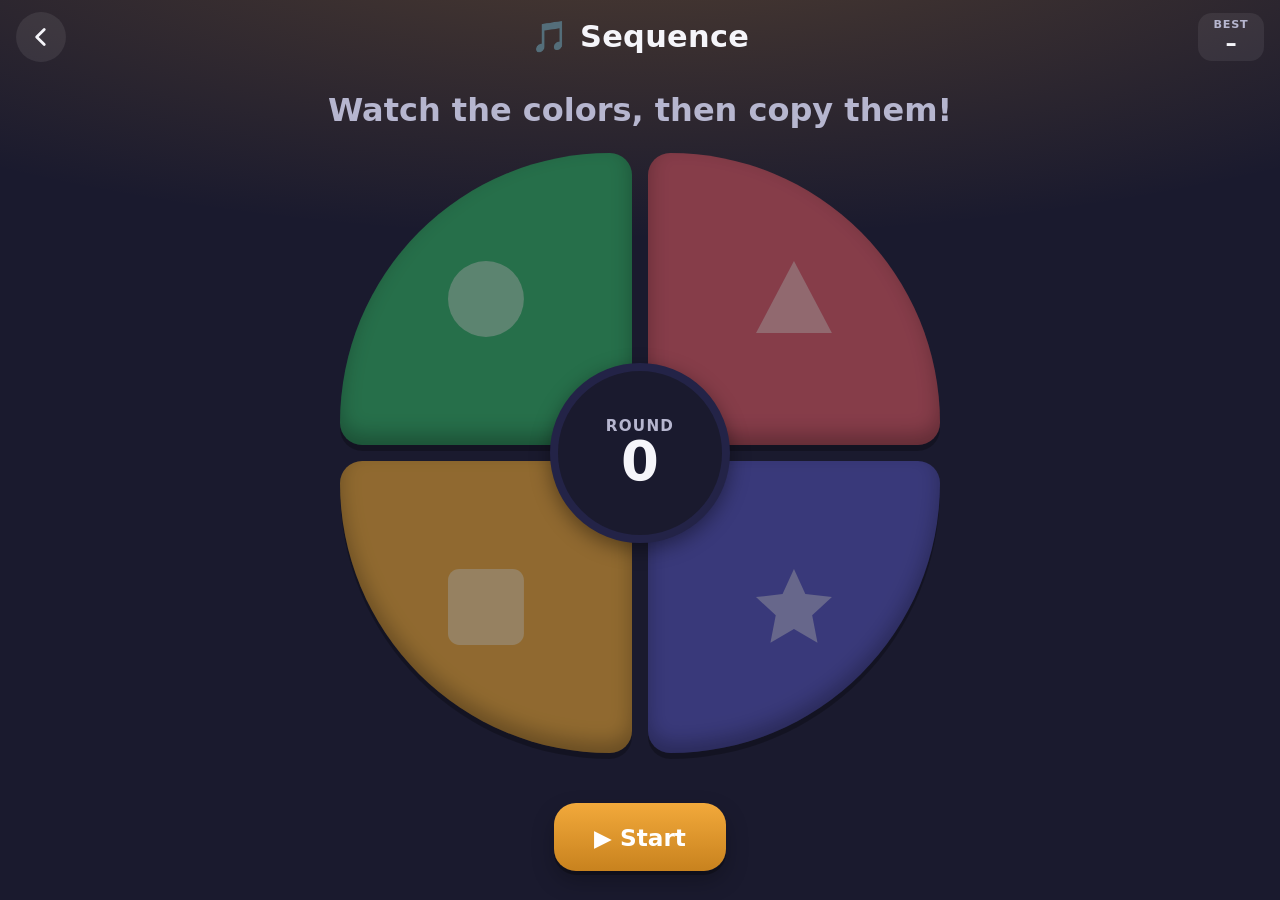
<file: games/sequence.html>
<!doctype html>
<html lang="en">
<head>
  <meta charset="utf-8" />
  <meta name="viewport" content="width=device-width, initial-scale=1, viewport-fit=cover, user-scalable=no" />
  <title>Color Sequence</title>
  <meta name="theme-color" content="#1a1a2e" />
  <meta name="apple-mobile-web-app-capable" content="yes" />
  <meta name="apple-mobile-web-app-status-bar-style" content="black-translucent" />
  <meta name="apple-mobile-web-app-title" content="Sequence" />
  <link rel="apple-touch-icon" href="../icons/sequence-180.png" />
  <link rel="stylesheet" href="../styles.css" />
  <style>
    body { --game: #F2A93B; --game-2: #c8821e; }
    main { align-items: center; justify-content: center; gap: 18px; }
    .status { font-size: clamp(1.4rem, 4vw, 2rem); font-weight: 800; text-align: center; min-height: 1.4em; }
    .status.muted { color: var(--muted); }
    .dots { display: flex; gap: 8px; justify-content: center; flex-wrap: wrap; min-height: 14px; max-width: 520px; }
    .dots i { width: 14px; height: 14px; border-radius: 50%; background: rgba(255, 255, 255, 0.15); transition: background 0.15s; }
    .dots i.done { background: var(--game); }

    .simon {
      position: relative;
      width: var(--board, min(86vmin, 560px));
      aspect-ratio: 1;
      display: grid;
      grid-template-columns: 1fr 1fr;
      gap: 16px;
    }
    .pad {
      border: 0;
      padding: 0;
      cursor: pointer;
      color: var(--c);
      background: var(--c);
      filter: brightness(0.62) saturate(0.85);
      box-shadow: inset 0 -10px 20px rgba(0, 0, 0, 0.28), 0 6px 0 rgba(0, 0, 0, 0.25);
      transition: filter 100ms ease, transform 80ms ease;
      display: grid;
      place-items: center;
    }
    .pad svg { width: 26%; height: 26%; fill: rgba(255, 255, 255, 0.45); }
    .pad:nth-child(1) { --c: #2EB872; border-radius: 100% 24px 24px 24px; }
    .pad:nth-child(2) { --c: #E85D75; border-radius: 24px 100% 24px 24px; }
    .pad:nth-child(3) { --c: #F2A93B; border-radius: 24px 24px 24px 100%; }
    .pad:nth-child(4) { --c: #5B5BD6; border-radius: 24px 24px 100% 24px; }
    .pad.lit {
      filter: brightness(1.15) saturate(1.1);
      transform: scale(0.97);
      box-shadow: 0 0 40px var(--c), inset 0 0 30px rgba(255, 255, 255, 0.45);
    }
    .pad.lit svg { fill: rgba(255, 255, 255, 0.95); }
    .locked .pad { pointer-events: none; }
    .simon.wrong { animation: shake 0.45s ease; }

    .hub {
      position: absolute;
      left: 50%; top: 50%;
      width: 30%; aspect-ratio: 1;
      transform: translate(-50%, -50%);
      border-radius: 50%;
      background: var(--bg);
      border: 8px solid var(--bg-2);
      display: grid; place-items: center; align-content: center;
      box-shadow: 0 6px 20px rgba(0, 0, 0, 0.4);
      pointer-events: none;
    }
    .hub .lbl { font-size: clamp(0.7rem, 1.8vmin, 0.95rem); font-weight: 700; text-transform: uppercase; letter-spacing: 0.08em; color: var(--muted); }
    .hub .num { font-size: clamp(2rem, 7vmin, 3.4rem); font-weight: 800; line-height: 1; font-variant-numeric: tabular-nums; }
  </style>
</head>
<body>
  <header class="topbar">
    <a class="back-btn" href="../index.html" aria-label="Back to games"><svg viewBox="0 0 24 24"><path d="M15 5l-7 7 7 7"/></svg></a>
    <h1>🎵 Sequence</h1>
    <div class="stats">
      <div class="stat"><span class="lbl">Best</span><span class="val" id="best">–</span></div>
    </div>
  </header>
  <main id="main">
    <div class="status muted" id="status" aria-live="polite">Watch the colors, then copy them!</div>
    <div class="simon locked" id="simon">
      <button class="pad" aria-label="Green circle"><svg viewBox="0 0 10 10"><circle cx="5" cy="5" r="5"/></svg></button>
      <button class="pad" aria-label="Pink triangle"><svg viewBox="0 0 10 10"><path d="M5 0l5 9.5H0z"/></svg></button>
      <button class="pad" aria-label="Orange square"><svg viewBox="0 0 10 10"><rect width="10" height="10" rx="1.5"/></svg></button>
      <button class="pad" aria-label="Blue star"><svg viewBox="0 0 10 10"><path d="M5 0l1.5 3.3 3.5.4-2.6 2.4.7 3.6L5 7.9 1.9 9.7l.7-3.6L0 3.7l3.5-.4z"/></svg></button>
      <div class="hub"><span class="lbl">Round</span><span class="num" id="round">0</span></div>
    </div>
    <div class="dots" id="dots" aria-hidden="true"></div>
    <button class="btn big" id="start">▶ Start</button>
  </main>

  <script src="../kit.js"></script>
  <script>
    const $ = (id) => document.getElementById(id);
    const simon = $('simon');
    const pads = [...simon.querySelectorAll('.pad')];
    const statusEl = $('status');

    // WebAudio: one note per color so it feels like Simon.
    const FREQS = [329.6, 261.6, 392.0, 220.0]; // E, C, G, A
    let audioCtx;
    function audio() {
      if (!audioCtx) audioCtx = new (window.AudioContext || window.webkitAudioContext)();
      return audioCtx;
    }
    function tone(freq, ms, type = 'sine', vol = 0.25) {
      try {
        const ctx = audio();
        const o = ctx.createOscillator(), g = ctx.createGain();
        o.type = type;
        o.frequency.value = freq;
        g.gain.value = 0.0001;
        o.connect(g).connect(ctx.destination);
        const now = ctx.currentTime;
        g.gain.exponentialRampToValueAtTime(vol, now + 0.02);
        g.gain.exponentialRampToValueAtTime(0.0001, now + ms / 1000);
        o.start(now);
        o.stop(now + ms / 1000 + 0.05);
      } catch (e) { /* no sound is fine */ }
    }

    let sequence = [], userIdx = 0, round = 0, playing = false;
    const wait = (ms) => new Promise((r) => setTimeout(r, ms));

    function setStatus(text, muted) { statusEl.textContent = text; statusEl.classList.toggle('muted', !!muted); }
    function renderBest() { const b = Kit.best('sequence'); $('best').textContent = b == null ? '–' : b; }
    function renderDots() {
      $('dots').innerHTML = sequence.map((_, i) => `<i class="${i < userIdx ? 'done' : ''}"></i>`).join('');
    }

    // Board fits between the status line and the button, in both orientations.
    function layout() {
      const m = $('main');
      const free = m.clientHeight - statusEl.offsetHeight - $('dots').offsetHeight - $('start').offsetHeight - 18 * 3 - 24;
      const size = Math.max(220, Math.min(m.clientWidth - 8, free, 600));
      simon.style.setProperty('--board', size + 'px');
    }

    async function flash(i, ms) {
      pads[i].classList.add('lit');
      tone(FREQS[i], ms);
      await wait(ms);
      pads[i].classList.remove('lit');
    }

    async function playSequence() {
      simon.classList.add('locked');
      setStatus('Watch… 👀', true);
      renderDots();
      await wait(700);
      // Gets a little quicker as the rounds go up.
      const on = Math.max(230, 430 - round * 15), off = Math.max(90, 160 - round * 5);
      for (const i of sequence) {
        if (!playing) return;
        await flash(i, on);
        await wait(off);
      }
      userIdx = 0;
      setStatus('Your turn! 👆');
      simon.classList.remove('locked');
    }

    function nextRound() {
      round++;
      $('round').textContent = round;
      sequence.push(Math.floor(Math.random() * 4));
      playSequence();
    }

    function gameOver() {
      playing = false;
      simon.classList.add('locked');
      Kit.pulse(simon, 'wrong');
      tone(110, 450, 'sawtooth', 0.15);
      const reached = round - 1; // rounds fully completed
      const { best, isNew } = Kit.record('sequence', reached);
      renderBest();
      setStatus('Oops!', true);
      setTimeout(() => {
        if (isNew) Kit.celebrate();
        Kit.dialog({
          emoji: reached >= 10 ? '🤩' : reached >= 5 ? '😎' : '🙈',
          title: 'Oops, wrong color!',
          html: `<p>You remembered <b>${reached}</b> round${reached === 1 ? '' : 's'}.</p><p>Best: <b>${best}</b></p>`,
          badge: isNew ? '🏆 New best!' : '',
          actions: [
            { label: 'Play again', onClick: start },
            { label: 'Home', ghost: true, onClick: () => { location.href = '../index.html'; } }
          ]
        });
        $('start').hidden = false;
        $('start').textContent = '▶ Play again';
        layout();
      }, 650);
    }

    pads.forEach((el, i) => {
      el.addEventListener('pointerdown', async (e) => {
        e.preventDefault();
        if (!playing || simon.classList.contains('locked')) return;
        if (sequence[userIdx] !== i) { pads[i].classList.add('lit'); setTimeout(() => pads[i].classList.remove('lit'), 250); return gameOver(); }
        userIdx++;
        renderDots();
        const done = userIdx === sequence.length;
        if (done) simon.classList.add('locked');
        await flash(i, 220);
        if (done) {
          setStatus(['Nice! ✨', 'Great! 🎉', 'Awesome! 🌟', 'Super! 💪'][round % 4]);
          setTimeout(nextRound, 650);
        }
      });
    });

    function start() {
      try { audio().resume(); } catch (e) {}
      sequence = []; userIdx = 0; round = 0;
      playing = true;
      $('start').hidden = true;
      layout();
      nextRound();
    }

    $('start').addEventListener('click', start);
    window.addEventListener('resize', layout);
    renderBest();
    layout();
  </script>
</body>
</html>
</file>
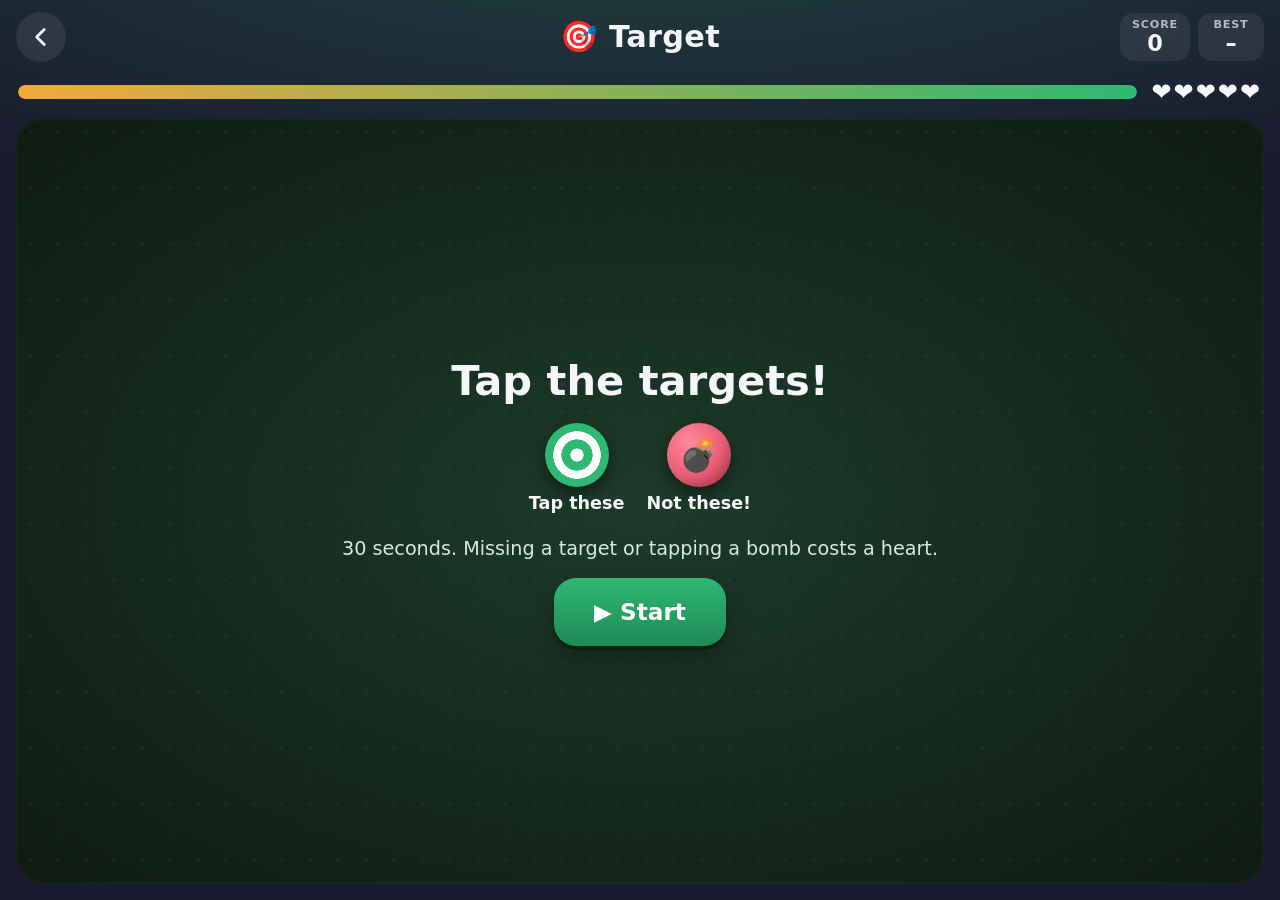
<file: games/target.html>
<!doctype html>
<html lang="en">
<head>
  <meta charset="utf-8" />
  <meta name="viewport" content="width=device-width, initial-scale=1, viewport-fit=cover, user-scalable=no" />
  <title>Tap the Target</title>
  <meta name="theme-color" content="#1a1a2e" />
  <meta name="apple-mobile-web-app-capable" content="yes" />
  <meta name="apple-mobile-web-app-status-bar-style" content="black-translucent" />
  <meta name="apple-mobile-web-app-title" content="Target" />
  <link rel="apple-touch-icon" href="../icons/target-180.png" />
  <link rel="stylesheet" href="../styles.css" />
  <style>
    body { --game: #2EB872; --game-2: #1f8a55; }
    .hud { display: flex; align-items: center; gap: 14px; padding: 0 2px 12px; flex-shrink: 0; }
    .timebar { flex: 1; height: 14px; border-radius: 999px; background: rgba(255, 255, 255, 0.08); overflow: hidden; }
    .timebar span { display: block; height: 100%; width: 100%; border-radius: inherit; background: linear-gradient(90deg, #F2A93B, #2EB872); transform-origin: left; transition: transform 1s linear; }
    .timebar.low span { background: #E85D75; }
    .lives { font-size: 1.5rem; letter-spacing: 2px; white-space: nowrap; }
    .lives .gone { opacity: 0.25; filter: grayscale(1); }

    .arena {
      flex: 1;
      min-height: 0;
      position: relative;
      overflow: hidden;
      border-radius: 28px;
      touch-action: none;
      background:
        radial-gradient(rgba(255, 255, 255, 0.05) 1.5px, transparent 2px) 0 0 / 28px 28px,
        radial-gradient(ellipse at center, #2c5a42 0%, #122118 100%);
      box-shadow: inset 0 0 0 2px rgba(255, 255, 255, 0.05);
      transition: box-shadow 0.15s ease;
    }
    .arena.ouch { box-shadow: inset 0 0 0 6px rgba(232, 93, 117, 0.8); }

    .target {
      position: absolute;
      width: var(--size, 84px); height: var(--size, 84px);
      margin: calc(var(--size, 84px) / -2) 0 0 calc(var(--size, 84px) / -2);
      border-radius: 50%;
      border: 0; padding: 0;
      cursor: pointer;
      background: radial-gradient(circle, #fff 0 14%, #2EB872 15% 34%, #fff 35% 52%, #2EB872 53% 70%, #1f8a55 71%);
      box-shadow: 0 6px 16px rgba(0, 0, 0, 0.45);
      animation: appear 120ms ease-out;
    }
    .target.bad {
      background: radial-gradient(circle at 35% 30%, #ff8a9c, #E85D75 55%, #8a2533);
      display: grid; place-items: center;
      font-size: calc(var(--size, 84px) * 0.5);
    }
    .target.gone { transition: opacity 180ms ease, transform 180ms ease; opacity: 0; transform: scale(0.4); pointer-events: none; }
    .target.hit { transition: opacity 200ms ease, transform 200ms ease; opacity: 0; transform: scale(1.5); pointer-events: none; }

    .float {
      position: absolute;
      transform: translate(-50%, -50%);
      font-size: 1.8rem; font-weight: 800;
      pointer-events: none;
      animation: rise 0.7s ease-out forwards;
      text-shadow: 0 2px 6px rgba(0, 0, 0, 0.5);
    }
    .float.good { color: #b8ffd6; }
    .float.bad { color: #ffb3c0; }

    .intro {
      position: absolute; inset: 0;
      display: grid; place-items: center; align-content: center; gap: 14px;
      text-align: center; padding: 24px;
      background: rgba(10, 20, 15, 0.45);
    }
    .intro h2 { margin: 0; font-size: clamp(1.8rem, 5vw, 2.6rem); }
    .intro p { margin: 0; font-size: 1.2rem; color: #d8eadf; line-height: 1.5; }
    .intro .demo { display: flex; gap: 22px; justify-content: center; align-items: center; margin: 4px 0 8px; font-size: 1.1rem; font-weight: 700; }
    .intro .demo .target { position: static; margin: 0 auto 6px; --size: 64px; animation: none; cursor: default; }
    .countdown { font-size: clamp(5rem, 20vw, 9rem); font-weight: 800; animation: bump 0.5s ease; }

    @keyframes appear { from { transform: scale(0); } }
    @keyframes rise { to { transform: translate(-50%, -150%); opacity: 0; } }
  </style>
</head>
<body>
  <header class="topbar">
    <a class="back-btn" href="../index.html" aria-label="Back to games"><svg viewBox="0 0 24 24"><path d="M15 5l-7 7 7 7"/></svg></a>
    <h1>🎯 Target</h1>
    <div class="stats">
      <div class="stat" id="scoreStat"><span class="lbl">Score</span><span class="val" id="score">0</span></div>
      <div class="stat"><span class="lbl">Best</span><span class="val" id="best">–</span></div>
    </div>
  </header>
  <main>
    <div class="hud">
      <div class="timebar" id="timebar" role="progressbar" aria-label="Time left" aria-valuemin="0" aria-valuemax="30"><span id="timefill"></span></div>
      <div class="lives" id="lives" aria-label="Lives"></div>
    </div>
    <div class="arena" id="arena">
      <div class="intro" id="intro">
        <h2>Tap the targets!</h2>
        <div class="demo">
          <div><div class="target"></div>Tap these</div>
          <div><div class="target bad">💣</div>Not these!</div>
        </div>
        <p>30 seconds. Missing a target or tapping a bomb costs a heart.</p>
        <button class="btn big" id="go">▶ Start</button>
      </div>
    </div>
  </main>

  <script src="../kit.js"></script>
  <script>
    const GAME_TIME = 30, LIVES = 5;
    const $ = (id) => document.getElementById(id);
    const arena = $('arena');

    let score = 0, miss = 0, time = GAME_TIME, running = false;
    let spawnTimer = null, tickTimer = null;

    const rand = (min, max) => Math.random() * (max - min) + min;

    function renderHud() {
      $('score').textContent = score;
      const b = Kit.best('target');
      $('best').textContent = b == null ? '–' : b;
      $('lives').innerHTML = Array.from({ length: LIVES }, (_, i) => `<span class="${i < LIVES - miss ? '' : 'gone'}">❤️</span>`).join('');
      $('lives').setAttribute('aria-label', `${Math.max(0, LIVES - miss)} lives left`);
      $('timefill').style.transform = `scaleX(${time / GAME_TIME})`;
      $('timebar').classList.toggle('low', time <= 5);
      $('timebar').setAttribute('aria-valuenow', time);
    }

    function floatText(x, y, text, cls) {
      const f = document.createElement('div');
      f.className = 'float ' + cls;
      f.textContent = text;
      f.style.left = x + 'px'; f.style.top = y + 'px';
      arena.appendChild(f);
      setTimeout(() => f.remove(), 700);
    }

    function targetSize() {
      return Math.round(Math.max(64, Math.min(100, Math.min(arena.clientWidth, arena.clientHeight) / 7)));
    }

    function spawn() {
      if (!running) return;
      const size = targetSize(), pad = size / 2 + 8;
      const t = document.createElement('button');
      const isBad = Math.random() < 0.18;
      t.className = 'target' + (isBad ? ' bad' : '');
      t.setAttribute('aria-label', isBad ? 'Bomb' : 'Target');
      if (isBad) t.textContent = '💣';
      const x = rand(pad, arena.clientWidth - pad), y = rand(pad, arena.clientHeight - pad);
      t.style.left = x + 'px'; t.style.top = y + 'px';
      t.style.setProperty('--size', size + 'px');

      const lifetime = Math.max(700, 1400 - score * 25);
      const decay = setTimeout(() => {
        if (!t.isConnected || !running) return;
        if (!isBad) registerMiss(1, x, y);
        t.classList.add('gone');
        setTimeout(() => t.remove(), 200);
      }, lifetime);

      t.addEventListener('pointerdown', (e) => {
        e.preventDefault();
        e.stopPropagation();
        if (!running) return;
        clearTimeout(decay);
        if (isBad) {
          registerMiss(2, x, y);
        } else {
          score += 1;
          floatText(x, y, '+1', 'good');
          Kit.pulse($('scoreStat'));
          renderHud();
        }
        t.classList.add('hit');
        setTimeout(() => t.remove(), 200);
      });

      arena.appendChild(t);
      spawnTimer = setTimeout(spawn, Math.max(280, 900 - score * 15));
    }

    function registerMiss(n, x, y) {
      miss = Math.min(LIVES, miss + n);
      if (x != null) floatText(x, y, n > 1 ? '💔💔' : '💔', 'bad');
      arena.classList.add('ouch');
      setTimeout(() => arena.classList.remove('ouch'), 180);
      renderHud();
      if (miss >= LIVES) end('Out of hearts!');
    }

    function tick() {
      time--;
      renderHud();
      if (time <= 0) end("Time's up!");
    }

    function clearArena() { arena.querySelectorAll(':scope > .target, :scope > .float, :scope > .countdown').forEach((el) => el.remove()); }

    function countdown(done) {
      $('intro').hidden = true;
      clearArena();
      let n = 3;
      const show = () => {
        arena.querySelectorAll(':scope > .countdown').forEach((el) => el.remove());
        if (n === 0) return done();
        const c = document.createElement('div');
        c.className = 'intro countdown';
        c.textContent = n;
        arena.appendChild(c);
        n--;
        setTimeout(show, 650);
      };
      show();
    }

    function start() {
      score = 0; miss = 0; time = GAME_TIME;
      renderHud();
      countdown(() => {
        running = true;
        spawn();
        tickTimer = setInterval(tick, 1000);
      });
    }

    function stop() {
      running = false;
      clearTimeout(spawnTimer); clearInterval(tickTimer);
    }

    function end(msg) {
      if (!running) return;
      stop();
      const { best, isNew } = Kit.record('target', score);
      renderHud();
      if (isNew) Kit.celebrate();
      Kit.dialog({
        emoji: miss >= LIVES ? '💔' : '⏰',
        title: msg,
        html: `<p>You tapped <b>${score}</b> target${score === 1 ? '' : 's'}.</p><p>Best: <b>${best}</b></p>`,
        badge: isNew ? '🏆 New best!' : '',
        actions: [
          { label: 'Play again', onClick: start },
          { label: 'Home', ghost: true, onClick: () => { location.href = '../index.html'; } }
        ]
      });
    }

    // Tapping empty space counts as a miss (encourages aim).
    arena.addEventListener('pointerdown', (e) => {
      if (running && e.target === arena) {
        const r = arena.getBoundingClientRect();
        registerMiss(1, e.clientX - r.left, e.clientY - r.top);
      }
    });

    // Leaving the app mid-game pauses it.
    document.addEventListener('visibilitychange', () => {
      if (document.hidden && running) {
        stop();
        clearArena();
        Kit.dialog({
          emoji: '⏸️',
          title: 'Paused',
          html: `<p>Score so far: <b>${score}</b></p>`,
          actions: [
            { label: 'Keep going', onClick: () => countdown(() => { running = true; spawn(); tickTimer = setInterval(tick, 1000); }) },
            { label: 'Start over', ghost: true, onClick: start }
          ]
        });
      }
    });

    $('go').addEventListener('click', start);
    renderHud();
  </script>
</body>
</html>
</file>
<file: styles.css>
/* Shared look for the launcher and every game.
   Each page sets --game / --game-2 (its two theme colors) on <body>. */
:root {
  --bg: #1a1a2e;
  --bg-2: #232347;
  --bg-3: #2d2d5a;
  --fg: #f5f5fa;
  --muted: #b6b6cf;
  --line: rgba(255, 255, 255, 0.08);
  --accent: #5B5BD6;
  --accent-2: #8a8aff;
  --good: #2EB872;
  --bad: #E85D75;
  --warn: #F2A93B;
  --game: var(--accent);
  --game-2: #3c3ca8;
  --radius: 22px;
  --pad: 16px;
  --font: ui-rounded, "SF Pro Rounded", -apple-system, BlinkMacSystemFont, system-ui, sans-serif;
  --shadow: 0 10px 30px rgba(0, 0, 0, 0.35);
  color-scheme: dark;
}

* { box-sizing: border-box; -webkit-tap-highlight-color: transparent; }
[hidden] { display: none !important; }

html, body {
  margin: 0;
  height: 100%;
  background: var(--bg);
  color: var(--fg);
  font-family: var(--font);
  overscroll-behavior: none;
  user-select: none;
  -webkit-user-select: none;
  touch-action: manipulation;
}

body {
  display: flex;
  flex-direction: column;
  min-height: 100%;
  padding: env(safe-area-inset-top) env(safe-area-inset-right) env(safe-area-inset-bottom) env(safe-area-inset-left);
  background: var(--bg);
  background:
    radial-gradient(120% 55% at 50% -12%, color-mix(in srgb, var(--game) 26%, transparent), transparent 70%),
    var(--bg);
}

button { font: inherit; color: inherit; }
button:focus-visible, a:focus-visible { outline: 3px solid var(--accent-2); outline-offset: 2px; }

/* ---------- top bar: back · title · stats ---------- */
.topbar {
  display: grid;
  grid-template-columns: 1fr auto 1fr;
  align-items: center;
  gap: 12px;
  padding: 12px var(--pad) 8px;
  flex-shrink: 0;
}
.topbar h1 {
  margin: 0;
  justify-self: center;
  display: flex;
  align-items: center;
  gap: 10px;
  font-size: clamp(1.35rem, 3.4vw, 1.9rem);
  font-weight: 800;
  letter-spacing: 0.01em;
  white-space: nowrap;
}
.topbar .stats { justify-self: end; display: flex; gap: 8px; }

.back-btn {
  justify-self: start;
  width: 50px;
  height: 50px;
  border-radius: 50%;
  display: grid;
  place-items: center;
  background: rgba(255, 255, 255, 0.08);
  color: var(--fg);
  text-decoration: none;
  transition: transform 80ms ease, background 120ms ease;
}
.back-btn:active { transform: scale(0.92); background: rgba(255, 255, 255, 0.14); }
.back-btn svg { width: 26px; height: 26px; fill: none; stroke: currentColor; stroke-width: 2.6; stroke-linecap: round; stroke-linejoin: round; }

/* A labelled number: "Moves 12" */
.stat {
  background: rgba(255, 255, 255, 0.07);
  border-radius: 14px;
  padding: 5px 12px 6px;
  min-width: 66px;
  text-align: center;
}
.stat .lbl {
  display: block;
  font-size: 0.7rem;
  font-weight: 700;
  color: var(--muted);
  text-transform: uppercase;
  letter-spacing: 0.07em;
}
.stat .val {
  display: block;
  font-size: 1.4rem;
  font-weight: 800;
  line-height: 1.1;
  font-variant-numeric: tabular-nums;
}
.stat.bump .val { animation: bump 0.3s ease; }

main {
  flex: 1;
  min-height: 0;
  display: flex;
  flex-direction: column;
  padding: 8px var(--pad) var(--pad);
}

/* ---------- buttons ---------- */
.btn {
  appearance: none;
  border: 0;
  border-radius: 18px;
  padding: 14px 26px;
  min-height: 54px;
  font-size: 1.15rem;
  font-weight: 800;
  color: #fff;
  cursor: pointer;
  background: linear-gradient(180deg, var(--game), var(--game-2));
  box-shadow: 0 4px 0 rgba(0, 0, 0, 0.28), 0 10px 22px rgba(0, 0, 0, 0.25);
  transition: transform 80ms ease, box-shadow 80ms ease;
  display: inline-flex;
  align-items: center;
  justify-content: center;
  gap: 8px;
}
.btn:active { transform: translateY(3px); box-shadow: 0 1px 0 rgba(0, 0, 0, 0.28), 0 4px 10px rgba(0, 0, 0, 0.2); }
.btn.ghost { background: rgba(255, 255, 255, 0.09); box-shadow: none; color: var(--fg); }
.btn.ghost:active { background: rgba(255, 255, 255, 0.15); }
.btn.big { font-size: 1.45rem; padding: 18px 40px; min-height: 68px; border-radius: 22px; }
.btn:disabled { opacity: 0.4; cursor: default; }

/* ---------- segmented picker ---------- */
.seg {
  display: inline-flex;
  background: rgba(255, 255, 255, 0.07);
  border-radius: 18px;
  padding: 4px;
  gap: 4px;
}
.seg button {
  border: 0;
  background: transparent;
  color: var(--muted);
  font-weight: 800;
  font-size: 1rem;
  padding: 10px 16px;
  border-radius: 14px;
  min-height: 46px;
  cursor: pointer;
  transition: background 120ms ease, color 120ms ease;
}
.seg button[aria-pressed="true"] { background: var(--game); color: #fff; box-shadow: 0 2px 8px rgba(0, 0, 0, 0.25); }
.seg button small { display: block; font-size: 0.72rem; font-weight: 700; opacity: 0.8; }

/* ---------- end-of-game dialog (built by kit.js) ---------- */
.overlay {
  position: fixed;
  inset: 0;
  z-index: 50;
  display: grid;
  place-items: center;
  padding: max(24px, env(safe-area-inset-top)) 24px max(24px, env(safe-area-inset-bottom));
  background: rgba(10, 10, 25, 0.62);
  -webkit-backdrop-filter: blur(5px);
  backdrop-filter: blur(5px);
  animation: fade-in 0.2s ease;
}
.dialog {
  width: min(100%, 420px);
  max-height: 100%;
  overflow: auto;
  background: var(--bg-2);
  border: 1px solid var(--line);
  border-radius: 30px;
  padding: 30px 24px 24px;
  text-align: center;
  box-shadow: var(--shadow);
  animation: pop-in 0.38s cubic-bezier(0.2, 1.4, 0.4, 1);
}
.dialog .emoji { font-size: 4.2rem; line-height: 1; }
.dialog h2 { margin: 12px 0 6px; font-size: 1.9rem; font-weight: 800; }
.dialog p { margin: 4px 0; color: var(--muted); font-size: 1.15rem; line-height: 1.4; }
.dialog p b { color: var(--fg); }
.dialog .stars { font-size: 2.4rem; letter-spacing: 6px; margin: 8px 0 2px; }
.dialog .badge {
  display: inline-block;
  margin-top: 10px;
  padding: 6px 14px;
  border-radius: 999px;
  background: var(--warn);
  color: #2a1d00;
  font-weight: 800;
  font-size: 1rem;
  animation: bump 0.6s ease 0.3s both;
}
.dialog .actions { display: grid; gap: 10px; margin-top: 22px; }

/* ---------- confetti (kit.js) ---------- */
.confetti { position: fixed; inset: 0; pointer-events: none; z-index: 60; overflow: hidden; }
.confetti i {
  position: absolute;
  top: -20px;
  width: 10px;
  height: 16px;
  border-radius: 3px;
  animation: fall linear forwards;
}

/* ---------- launcher ---------- */
.home-head { padding: 22px var(--pad) 10px; }
.home-head h1 { margin: 0; font-size: clamp(2rem, 5.5vw, 2.8rem); font-weight: 800; letter-spacing: 0.01em; }
.home-head p { margin: 6px 0 0; color: var(--muted); font-size: 1.15rem; }

.tile-grid {
  display: grid;
  grid-template-columns: repeat(auto-fill, minmax(min(100%, 290px), 1fr));
  gap: 18px;
}
.tile {
  position: relative;
  overflow: hidden;
  min-height: clamp(200px, 24vh, 280px);
  padding: 22px 24px;
  border-radius: 30px;
  color: #fff;
  text-decoration: none;
  display: flex;
  flex-direction: column;
  justify-content: flex-end;
  gap: 6px;
  background: linear-gradient(155deg, var(--c1), var(--c2));
  box-shadow: 0 6px 0 rgba(0, 0, 0, 0.25), var(--shadow);
  transition: transform 90ms ease;
}
.tile::after {
  content: "";
  position: absolute;
  width: 220px;
  height: 220px;
  right: -60px;
  top: -70px;
  border-radius: 50%;
  background: rgba(255, 255, 255, 0.12);
}
.tile:active { transform: scale(0.97); }
.tile .glyph {
  position: absolute;
  top: 14px;
  right: 20px;
  z-index: 1;
  font-size: 4.8rem;
  line-height: 1;
  transform: rotate(-8deg);
  filter: drop-shadow(0 6px 8px rgba(0, 0, 0, 0.25));
}
.tile .name { position: relative; font-size: 1.7rem; font-weight: 800; }
.tile .desc { position: relative; font-size: 1.05rem; opacity: 0.92; line-height: 1.35; max-width: 32ch; }
.tile .best {
  position: absolute;
  top: 18px;
  left: 20px;
  padding: 5px 12px;
  border-radius: 999px;
  background: rgba(0, 0, 0, 0.22);
  font-size: 0.9rem;
  font-weight: 800;
}

.banner {
  display: flex;
  align-items: center;
  gap: 12px;
  margin-top: 22px;
  padding: 14px 16px;
  border-radius: 18px;
  background: rgba(255, 255, 255, 0.06);
  color: var(--muted);
  font-size: 1rem;
  line-height: 1.4;
}
.banner b { color: var(--fg); }
.banner button { margin-left: auto; flex-shrink: 0; border: 0; background: transparent; color: var(--muted); font-size: 1.3rem; padding: 6px 10px; cursor: pointer; }

/* ---------- motion ---------- */
@keyframes fade-in { from { opacity: 0; } }
@keyframes pop-in { from { opacity: 0; transform: scale(0.85) translateY(20px); } }
@keyframes bump { 40% { transform: scale(1.25); } }
@keyframes shake { 20%, 60% { transform: translateX(-8px); } 40%, 80% { transform: translateX(8px); } }
@keyframes fall { to { transform: translate3d(var(--dx, 0), 110vh, 0) rotate(var(--rot, 540deg)); } }

@media (prefers-reduced-motion: reduce) {
  *, *::before, *::after { animation-duration: 1ms !important; animation-delay: 0ms !important; transition: none !important; }
}

@media (max-width: 520px) {
  .topbar { grid-template-columns: auto 1fr auto; }
  .topbar h1 { justify-self: start; }
  .stat { min-width: 54px; padding: 4px 8px 5px; }
  .stat .val { font-size: 1.2rem; }
}
</file>
